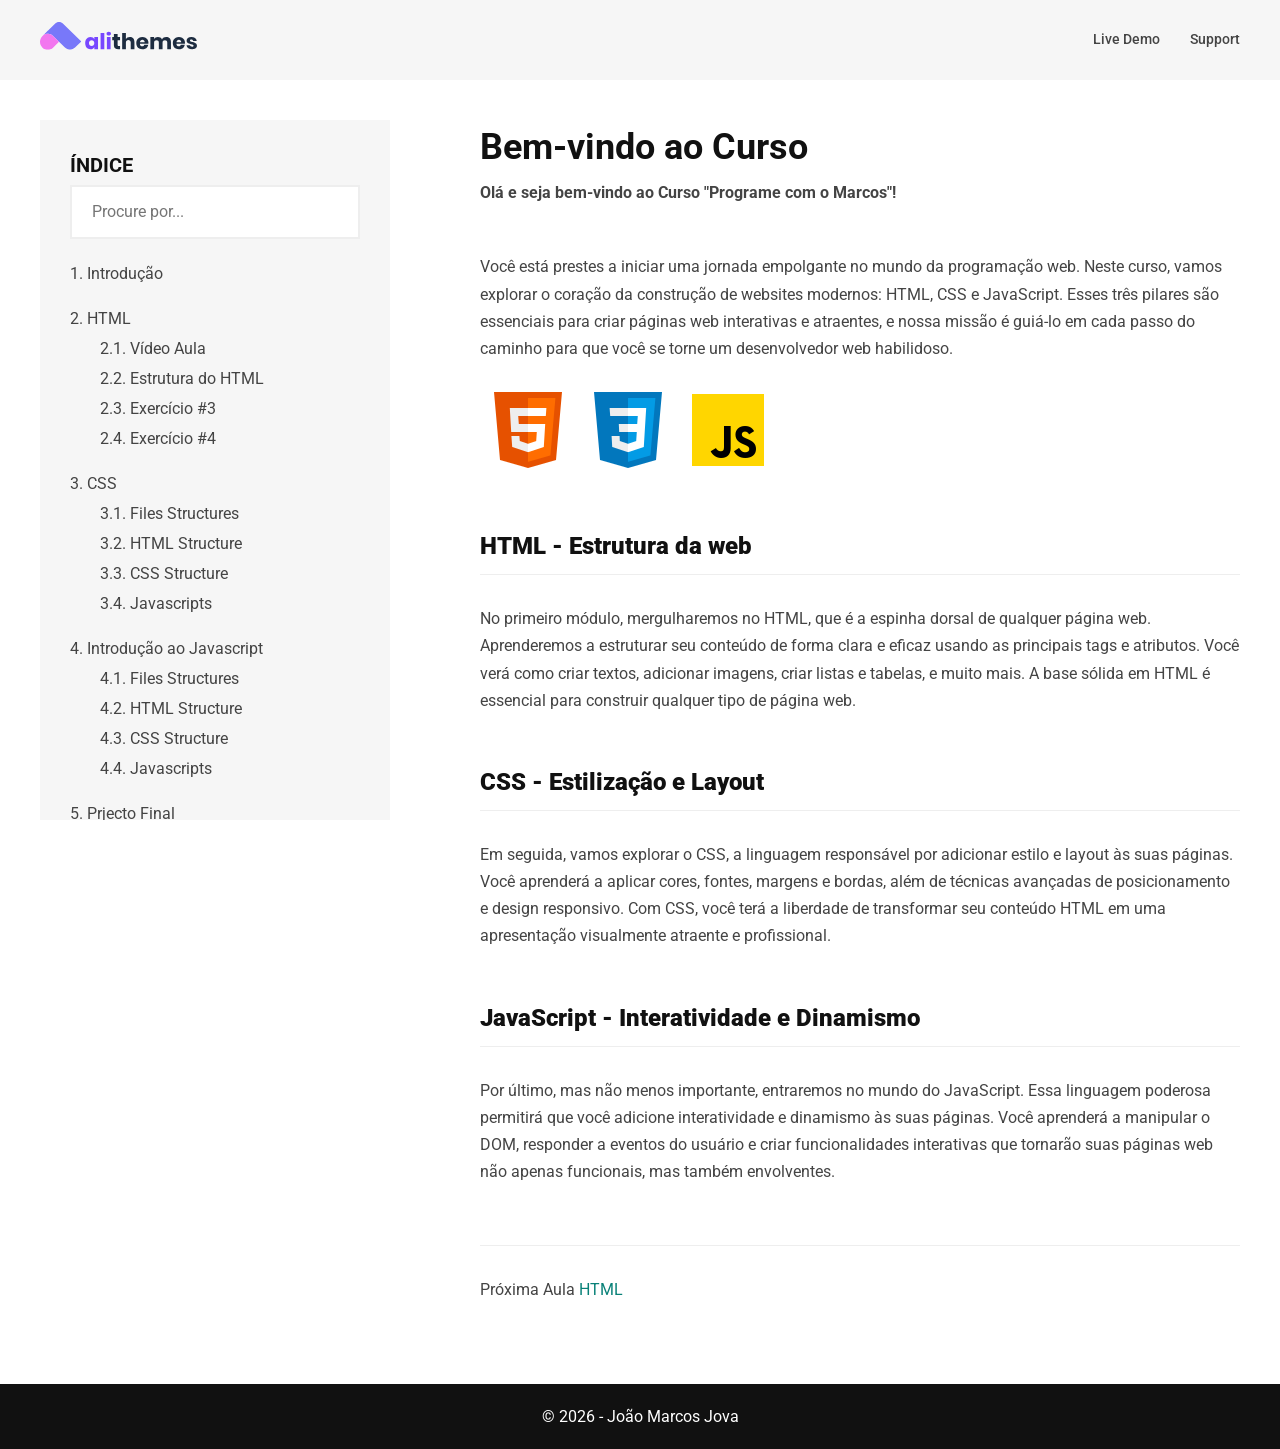
<file: index.html>
﻿<!DOCTYPE html>
<!--[if lt IE 7]>      <html class="no-js lt-ie9 lt-ie8 lt-ie7"> <![endif]-->
<!--[if IE 7]>         <html class="no-js lt-ie9 lt-ie8"> <![endif]-->
<!--[if IE 8]>         <html class="no-js lt-ie9"> <![endif]-->
<!--[if gt IE 8]><!-->
<html class="no-js" lang="pt">
<!--<![endif]-->

<head>
    <!-- Basic metas
    ======================================== -->
    <meta http-equiv="content-type" content="text/html; charset=UTF-8">
    <meta name="viewport" content="width=device-width, initial-scale=1, maximum-scale=1">
    <meta charset="utf-8">
    <link rel="shortcut icon" type="image/x-icon" href="assets/images/favicon.svg">
    <!-- Page Title
    ======================================== -->
    <title>Nest Documentation</title>
    <!-- Fonts -->
    <link rel="preconnect" href="https://fonts.bunny.net">
    <link href="https://fonts.bunny.net/css?family=roboto:400,500,700" rel="stylesheet" />
    <!-- Syntax Highlighter -->
    <link rel="stylesheet" type="text/css" href="assets/syntax-highlighter/styles/shCore.css" media="all">
    <link rel="stylesheet" type="text/css" href="assets/syntax-highlighter/styles/shThemeDefault.css" media="all">
    <!-- Bootstrap -->
    <link rel="stylesheet" type="text/css" href="assets/css/vendor/bootstrap.min.css">
    <link rel="stylesheet" type="text/css" href="assets/css/vendor/fontawesome-all.css">
    <link rel="stylesheet" type="text/css" href="assets/css/vendor/perfect-scrollbar.css">
    <!-- Custom css -->
    <link rel="stylesheet" type="text/css" href="assets/css/main.css">
    <link rel="stylesheet" type="text/css" href="assets/css/html-lesson.css">

</head>

<body>
    <!--[if lte IE 9]>
        <p class="browserupgrade">You are using an <strong>outdated</strong> browser. Please <a href="https://browsehappy.com/">upgrade your browser</a> to improve your experience and security.</p>
	<![endif]-->
    <!-- Header starts -->
    <a href="#top" class="back-to-top"><i class="fa fa-arrow-up"></i></a>
    <header class="page-header sticky-top" id="top">
        <div class="container-fluid">
            <nav class="page-nav">
                <a href="https://alithemes.com" class="nav-brand">
                    <img src="assets/images/logo-alithemes.svg" alt="logo" width="158">
                </a>
                <div class="nav-list">
                    <a href="https://nest-landing.netlify.app/" target="_blank">Live Demo</a>
                    <a href="https://alithemes.ticksy.com/" target="_blank">Support</a>
                    <a href="#" class="toggle-navbar"><i class="far fa-bars"></i></a>
                </div>
                <!-- End of .nav-list -->
            </nav>
        </div>
        <!-- End of .container -->
    </header>
    <!-- End of .page-header -->
    <!-- End of .main-content -->
    <div class="main-content-wrapper">
        <div class="container-fluid">
            <div class="main-content p-t-40">
                <aside class="sidebar-navigation sticky-top">
                    <nav class="nav">
                        <h4>ÍNDICE</h4>
                        <form action="#" class="search-form m-b-20">
                            <div class="input-group">
                                <input type="text" class="search-input" placeholder="Procure por...">
                            </div>
                        </form>
                        <ol class="doc-nav">
                            <li><a class="nav-link" href="i">Introdução</a></li>
                            <li><a class="nav-link" href="html-lesson.html">HTML</a>
                                <ol>
                                    <li><a href="#section-41">Vídeo Aula</a></li>
                                    <li><a href="#section-5">Estrutura do HTML </a></li>
                                    <li><a href="#section-6">Exercício #3</a></li>
                                    <li><a href="#section-7">Exercício #4</a></li>
                                </ol>
                            </li>
                            <li><a class="nav-link" href="#section-8">CSS</a>
                                <ol>
                                    <li><a href="#section-41">Files Structures</a></li>
                                    <li><a href="#section-5">HTML Structure</a></li>
                                    <li><a href="#section-6">CSS Structure</a></li>
                                    <li><a href="#section-7">Javascripts</a></li>
                                </ol>
                            </li>
                            <li><a class="nav-link" href="#section-9">Introdução ao Javascript</a>
                                <ol>
                                    <li><a href="#section-41">Files Structures</a></li>
                                    <li><a href="#section-5">HTML Structure</a></li>
                                    <li><a href="#section-6">CSS Structure</a></li>
                                    <li><a href="#section-7">Javascripts</a></li>
                                </ol>
                            </li>
                            <li><a class="nav-link" href="#section-10">Prjecto Final</a>
                                <ol>
                                    <li><a href="#section-41">Files Structures</a></li>
                                    <li><a href="#section-5">HTML Structure</a></li>
                                    <li><a href="#section-6">CSS Structure</a></li>
                                    <li><a href="#section-7">Javascripts</a></li>
                                </ol>
                            </li>
                            <li><a class="nav-link" href="#section-10">Obtenha Certificado</a></li>
                            <li><a class="nav-link" href="#section-10">Junte a mentoria</a></li>
                        </ol>
                    </nav>
                </aside>
                <main class="main">
                    <div class="filterable-wrapper">
                      
                        <section>
                            <h2 id="section-1">Bem-vindo ao Curso</h2>

                            <p><strong>Olá e seja bem-vindo ao Curso "Programe com o Marcos"!</strong> </p>
                                <br>
                            <p>
                                Você está prestes a iniciar uma jornada empolgante no mundo da programação web. 
                                Neste curso, vamos explorar o coração da construção de websites modernos: HTML, CSS e JavaScript. 
                                Esses três pilares são essenciais para criar páginas web interativas e atraentes, 
                                e nossa missão é guiá-lo em cada passo do caminho para que você se torne um desenvolvedor web habilidoso.
                            </p>


                            <img src="assets/images/html.png">
                            <img src="assets/images/css.png">
                            <img src="assets/images/javascript.png">
                            <br>

                            <h3><strong>HTML - Estrutura da web</strong> </h3>
                            <p>
                                No primeiro módulo, mergulharemos no HTML, que é a espinha dorsal de qualquer página web. 
                                Aprenderemos a estruturar seu conteúdo de forma clara e eficaz usando as principais tags e atributos. 
                                Você verá como criar textos, adicionar imagens, criar listas e tabelas, e muito mais. A base sólida 
                                em HTML é essencial para construir qualquer tipo de página web.
                            </p>
                            <h3><strong>CSS - Estilização e Layout</strong> </h3>
                                <p>
                                    Em seguida, vamos explorar o CSS, a linguagem responsável por adicionar 
                                    estilo e layout às suas páginas. Você aprenderá a aplicar cores, fontes, 
                                    margens e bordas, além de técnicas avançadas de posicionamento e design responsivo.
                                     Com CSS, você terá a liberdade de transformar seu conteúdo HTML em uma apresentação visualmente atraente e profissional.
                                </p>
                                <h3><strong>JavaScript - Interatividade e Dinamismo</strong> </h3>
                                    <p>
                                        Por último, mas não menos importante, entraremos no mundo do JavaScript.
                                         Essa linguagem poderosa permitirá que você adicione interatividade e dinamismo às suas páginas.
                                         Você aprenderá a manipular o DOM, responder a eventos do usuário e criar funcionalidades interativas que tornarão suas páginas
                                          web não apenas funcionais, mas também envolventes.
                                    </p>
                           
                                <h3></h3>
                            <p>Próxima Aula <a href="html-lesson.html">HTML </a> </p>
                        </section>
                        <!-- End of #section-10 -->
                    </div>
                    <!-- End of .filterable-wrapper -->
                </main>
            </div>
            <!-- End of .main-content -->
        </div>
        <!-- End of .container -->
    </div>
    <!-- End of .main-content -->
    <footer class="page-footer">
        <div class="container-fluid text-center">
            <p>&copy; <span id="current-year"></span> - João Marcos Jova</p>
        </div>
        <!-- End of .page-footer -->
    </footer>

    <!-- End of .page-footer -->
    <!-- jQuery -->
    <script src="assets/js/vendor/jquery.min.js"></script>
    <script src="assets/js/vendor/jquery-migrate.min.js"></script>
    <script src="assets/js/vendor/bootstrap.bundle.min.js"></script>
    <script src="assets/js/vendor/perfect-scrollbar.js"></script>
    <!-- jQuery Easing Plugin -->
    <script src="assets/js/vendor/easing-1.3.js"></script>
    <!-- Custom Script -->
    <script src="assets/js/main.js"></script>
    <script>
        if (/MSIE \d|Trident.*rv:/.test(navigator.userAgent)) {
            document.write('<script src="https://cdn.jsdelivr.net/npm/css-vars-ponyfill@1"><\/script>');
            document.write('<script src="assets/js/ie.js"><\/script>');
        }
    </script>
    <script type="text/javascript" src="assets/syntax-highlighter/scripts/shCore.js"></script>
    <script type="text/javascript" src="assets/syntax-highlighter/scripts/shBrushXml.js"></script>
    <script type="text/javascript" src="assets/syntax-highlighter/scripts/shBrushCss.js"></script>
    <script type="text/javascript" src="assets/syntax-highlighter/scripts/shBrushJScript.js"></script>
    <script type="text/javascript" src="assets/syntax-highlighter/scripts/shBrushPhp.js"></script>
    <script type="text/javascript">
        SyntaxHighlighter.all()
    </script>
</body>

</html>
</file>
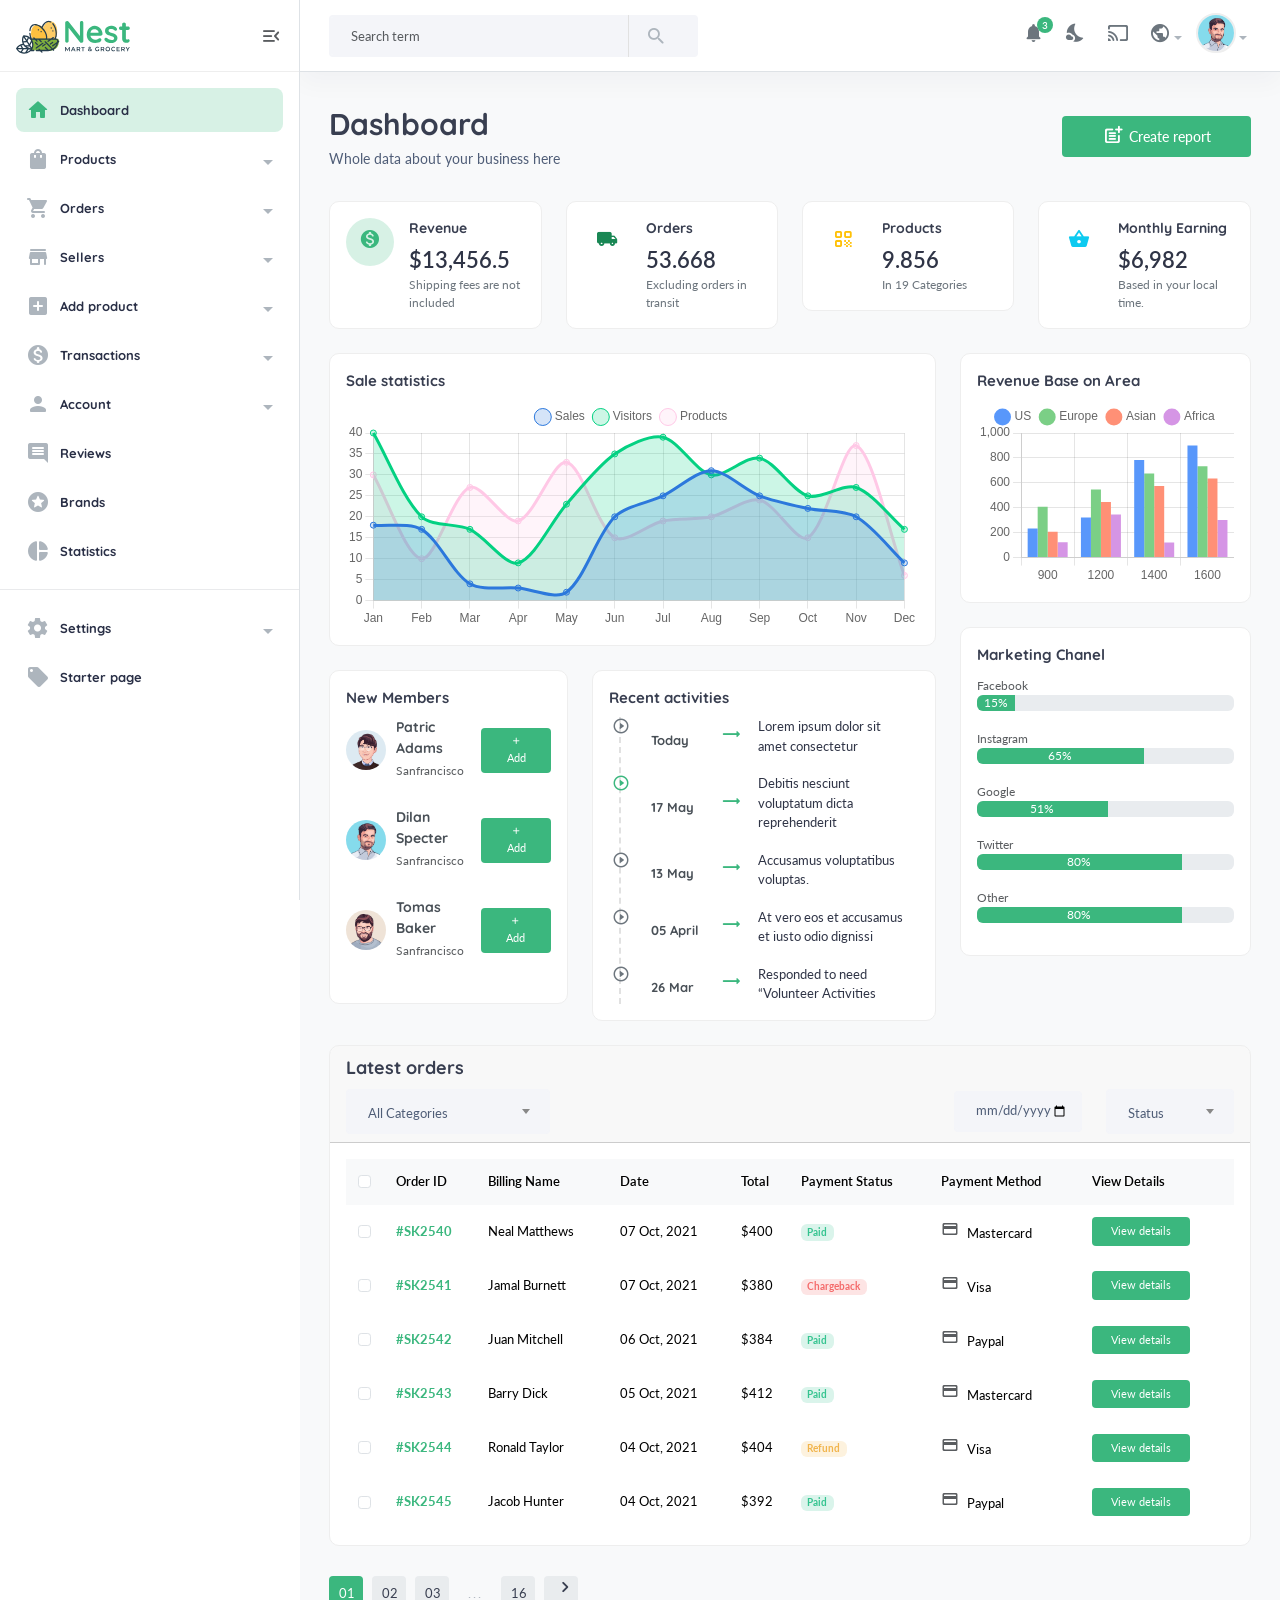
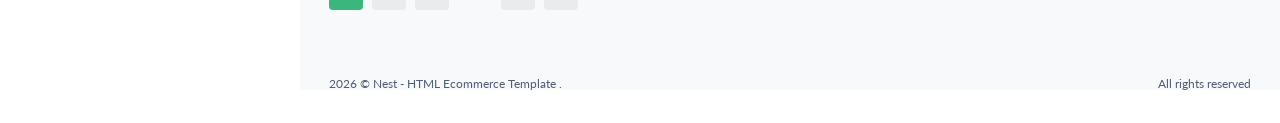
<file: backend/index.html>
<!DOCTYPE html>
<html lang="en">
    <head>
        <meta charset="utf-8" />
        <title>Nest Dashboard</title>
        <meta http-equiv="x-ua-compatible" content="ie=edge" />
        <meta name="description" content="" />
        <meta name="viewport" content="width=device-width, initial-scale=1" />
        <meta property="og:title" content="" />
        <meta property="og:type" content="" />
        <meta property="og:url" content="" />
        <meta property="og:image" content="" />
        <!-- Favicon -->
        <link rel="shortcut icon" type="image/x-icon" href="assets/imgs/theme/favicon.svg" />
        <!-- Template CSS -->
        <script src="assets/js/vendors/color-modes.js"></script>
        <link href="assets/css/main.css?v=6.0" rel="stylesheet" type="text/css" />
    </head>

    <body>
        <div class="screen-overlay"></div>
        <aside class="navbar-aside" id="offcanvas_aside">
            <div class="aside-top">
                <a href="index.html" class="brand-wrap">
                    <img src="assets/imgs/theme/logo.svg" class="logo" alt="Nest Dashboard" />
                </a>
                <div>
                    <button class="btn btn-icon btn-aside-minimize"><i class="text-muted material-icons md-menu_open"></i></button>
                </div>
            </div>
            <nav>
                <ul class="menu-aside">
                    <li class="menu-item active">
                        <a class="menu-link" href="index.html">
                            <i class="icon material-icons md-home"></i>
                            <span class="text">Dashboard</span>
                        </a>
                    </li>
                    <li class="menu-item has-submenu">
                        <a class="menu-link" href="page-products-list.html">
                            <i class="icon material-icons md-shopping_bag"></i>
                            <span class="text">Products</span>
                        </a>
                        <div class="submenu">
                            <a href="page-products-list.html">Product List</a>
                            <a href="page-products-grid.html">Product grid</a>
                            <a href="page-products-grid-2.html">Product grid 2</a>
                            <a href="page-categories.html">Categories</a>
                        </div>
                    </li>
                    <li class="menu-item has-submenu">
                        <a class="menu-link" href="page-orders-1.html">
                            <i class="icon material-icons md-shopping_cart"></i>
                            <span class="text">Orders</span>
                        </a>
                        <div class="submenu">
                            <a href="page-orders-1.html">Order list 1</a>
                            <a href="page-orders-2.html">Order list 2</a>
                            <a href="page-orders-detail.html">Order detail</a>
                        </div>
                    </li>
                    <li class="menu-item has-submenu">
                        <a class="menu-link" href="page-sellers-cards.html">
                            <i class="icon material-icons md-store"></i>
                            <span class="text">Sellers</span>
                        </a>
                        <div class="submenu">
                            <a href="page-sellers-cards.html">Sellers cards</a>
                            <a href="page-sellers-list.html">Sellers list</a>
                            <a href="page-seller-detail.html">Seller profile</a>
                        </div>
                    </li>
                    <li class="menu-item has-submenu">
                        <a class="menu-link" href="page-form-product-1.html">
                            <i class="icon material-icons md-add_box"></i>
                            <span class="text">Add product</span>
                        </a>
                        <div class="submenu">
                            <a href="page-form-product-1.html">Add product 1</a>
                            <a href="page-form-product-2.html">Add product 2</a>
                            <a href="page-form-product-3.html">Add product 3</a>
                            <a href="page-form-product-4.html">Add product 4</a>
                        </div>
                    </li>
                    <li class="menu-item has-submenu">
                        <a class="menu-link" href="page-transactions-1.html">
                            <i class="icon material-icons md-monetization_on"></i>
                            <span class="text">Transactions</span>
                        </a>
                        <div class="submenu">
                            <a href="page-transactions-1.html">Transaction 1</a>
                            <a href="page-transactions-2.html">Transaction 2</a>
                        </div>
                    </li>
                    <li class="menu-item has-submenu">
                        <a class="menu-link" href="#">
                            <i class="icon material-icons md-person"></i>
                            <span class="text">Account</span>
                        </a>
                        <div class="submenu">
                            <a href="page-account-login.html">User login</a>
                            <a href="page-account-register.html">User registration</a>
                            <a href="page-error-404.html">Error 404</a>
                        </div>
                    </li>
                    <li class="menu-item">
                        <a class="menu-link" href="page-reviews.html">
                            <i class="icon material-icons md-comment"></i>
                            <span class="text">Reviews</span>
                        </a>
                    </li>
                    <li class="menu-item">
                        <a class="menu-link" href="page-brands.html"> <i class="icon material-icons md-stars"></i> <span class="text">Brands</span> </a>
                    </li>
                    <li class="menu-item">
                        <a class="menu-link" disabled href="#">
                            <i class="icon material-icons md-pie_chart"></i>
                            <span class="text">Statistics</span>
                        </a>
                    </li>
                </ul>
                <hr />
                <ul class="menu-aside">
                    <li class="menu-item has-submenu">
                        <a class="menu-link" href="#">
                            <i class="icon material-icons md-settings"></i>
                            <span class="text">Settings</span>
                        </a>
                        <div class="submenu">
                            <a href="page-settings-1.html">Setting sample 1</a>
                            <a href="page-settings-2.html">Setting sample 2</a>
                        </div>
                    </li>
                    <li class="menu-item">
                        <a class="menu-link" href="page-blank.html">
                            <i class="icon material-icons md-local_offer"></i>
                            <span class="text"> Starter page </span>
                        </a>
                    </li>
                </ul>
                <br />
                <br />
            </nav>
        </aside>
        <main class="main-wrap">
            <header class="main-header navbar">
                <div class="col-search">
                    <form class="searchform">
                        <div class="input-group">
                            <input list="search_terms" type="text" class="form-control" placeholder="Search term" />
                            <button class="btn btn-light bg" type="button"><i class="material-icons md-search"></i></button>
                        </div>
                        <datalist id="search_terms">
                            <option value="Products"></option>
                            <option value="New orders"></option>
                            <option value="Apple iphone"></option>
                            <option value="Ahmed Hassan"></option>
                        </datalist>
                    </form>
                </div>
                <div class="col-nav">
                    <button class="btn btn-icon btn-mobile me-auto" data-trigger="#offcanvas_aside"><i class="material-icons md-apps"></i></button>
                    <ul class="nav">
                        <li class="nav-item">
                            <a class="nav-link btn-icon" href="#">
                                <i class="material-icons md-notifications animation-shake"></i>
                                <span class="badge rounded-pill">3</span>
                            </a>
                        </li>
                        <li class="nav-item">
                            <a class="nav-link btn-icon darkmode" href="#"> <i class="material-icons md-nights_stay"></i> </a>
                        </li>
                        <li class="nav-item">
                            <a href="#" class="requestfullscreen nav-link btn-icon"><i class="material-icons md-cast"></i></a>
                        </li>
                        <li class="dropdown nav-item">
                            <a class="dropdown-toggle" data-bs-toggle="dropdown" href="#" id="dropdownLanguage" aria-expanded="false"><i class="material-icons md-public"></i></a>
                            <div class="dropdown-menu dropdown-menu-start" aria-labelledby="dropdownLanguage">
                                <a class="dropdown-item text-brand" href="#"><img src="assets/imgs/theme/flag-us.png" alt="English" />English</a>
                                <a class="dropdown-item" href="#"><img src="assets/imgs/theme/flag-fr.png" alt="Français" />Français</a>
                                <a class="dropdown-item" href="#"><img src="assets/imgs/theme/flag-jp.png" alt="Français" />日本語</a>
                                <a class="dropdown-item" href="#"><img src="assets/imgs/theme/flag-cn.png" alt="Français" />中国人</a>
                            </div>
                        </li>
                        <li class="dropdown nav-item">
                            <a class="dropdown-toggle" data-bs-toggle="dropdown" href="#" id="dropdownAccount" aria-expanded="false"> <img class="img-xs rounded-circle" src="assets/imgs/people/avatar-2.png" alt="User" /></a>
                            <div class="dropdown-menu dropdown-menu-end" aria-labelledby="dropdownAccount">
                                <a class="dropdown-item" href="#"><i class="material-icons md-perm_identity"></i>Edit Profile</a>
                                <a class="dropdown-item" href="#"><i class="material-icons md-settings"></i>Account Settings</a>
                                <a class="dropdown-item" href="#"><i class="material-icons md-account_balance_wallet"></i>Wallet</a>
                                <a class="dropdown-item" href="#"><i class="material-icons md-receipt"></i>Billing</a>
                                <a class="dropdown-item" href="#"><i class="material-icons md-help_outline"></i>Help center</a>
                                <div class="dropdown-divider"></div>
                                <a class="dropdown-item text-danger" href="#"><i class="material-icons md-exit_to_app"></i>Logout</a>
                            </div>
                        </li>
                    </ul>
                </div>
            </header>
            <section class="content-main">
                <div class="content-header">
                    <div>
                        <h2 class="content-title card-title">Dashboard</h2>
                        <p>Whole data about your business here</p>
                    </div>
                    <div>
                        <a href="#" class="btn btn-primary"><i class="text-muted material-icons md-post_add"></i>Create report</a>
                    </div>
                </div>
                <div class="row">
                    <div class="col-lg-3">
                        <div class="card card-body mb-4">
                            <article class="icontext">
                                <span class="icon icon-sm rounded-circle bg-primary-light"><i class="text-primary material-icons md-monetization_on"></i></span>
                                <div class="text">
                                    <h6 class="mb-1 card-title">Revenue</h6>
                                    <span>$13,456.5</span>
                                    <span class="text-sm"> Shipping fees are not included </span>
                                </div>
                            </article>
                        </div>
                    </div>
                    <div class="col-lg-3">
                        <div class="card card-body mb-4">
                            <article class="icontext">
                                <span class="icon icon-sm rounded-circle bg-success-light"><i class="text-success material-icons md-local_shipping"></i></span>
                                <div class="text">
                                    <h6 class="mb-1 card-title">Orders</h6>
                                    <span>53.668</span>
                                    <span class="text-sm"> Excluding orders in transit </span>
                                </div>
                            </article>
                        </div>
                    </div>
                    <div class="col-lg-3">
                        <div class="card card-body mb-4">
                            <article class="icontext">
                                <span class="icon icon-sm rounded-circle bg-warning-light"><i class="text-warning material-icons md-qr_code"></i></span>
                                <div class="text">
                                    <h6 class="mb-1 card-title">Products</h6>
                                    <span>9.856</span>
                                    <span class="text-sm"> In 19 Categories </span>
                                </div>
                            </article>
                        </div>
                    </div>
                    <div class="col-lg-3">
                        <div class="card card-body mb-4">
                            <article class="icontext">
                                <span class="icon icon-sm rounded-circle bg-info-light"><i class="text-info material-icons md-shopping_basket"></i></span>
                                <div class="text">
                                    <h6 class="mb-1 card-title">Monthly Earning</h6>
                                    <span>$6,982</span>
                                    <span class="text-sm"> Based in your local time. </span>
                                </div>
                            </article>
                        </div>
                    </div>
                </div>
                <div class="row">
                    <div class="col-xl-8 col-lg-12">
                        <div class="card mb-4">
                            <article class="card-body">
                                <h5 class="card-title">Sale statistics</h5>
                                <canvas id="myChart" height="120px"></canvas>
                            </article>
                        </div>
                        <div class="row">
                            <div class="col-lg-5">
                                <div class="card mb-4">
                                    <article class="card-body">
                                        <h5 class="card-title">New Members</h5>
                                        <div class="new-member-list">
                                            <div class="d-flex align-items-center justify-content-between mb-4">
                                                <div class="d-flex align-items-center">
                                                    <img src="assets/imgs/people/avatar-4.png" alt="" class="avatar" />
                                                    <div>
                                                        <h6>Patric Adams</h6>
                                                        <p class="text-muted font-xs">Sanfrancisco</p>
                                                    </div>
                                                </div>
                                                <a href="#" class="btn btn-xs"><i class="material-icons md-add"></i> Add</a>
                                            </div>
                                            <div class="d-flex align-items-center justify-content-between mb-4">
                                                <div class="d-flex align-items-center">
                                                    <img src="assets/imgs/people/avatar-2.png" alt="" class="avatar" />
                                                    <div>
                                                        <h6>Dilan Specter</h6>
                                                        <p class="text-muted font-xs">Sanfrancisco</p>
                                                    </div>
                                                </div>
                                                <a href="#" class="btn btn-xs"><i class="material-icons md-add"></i> Add</a>
                                            </div>
                                            <div class="d-flex align-items-center justify-content-between mb-4">
                                                <div class="d-flex align-items-center">
                                                    <img src="assets/imgs/people/avatar-3.png" alt="" class="avatar" />
                                                    <div>
                                                        <h6>Tomas Baker</h6>
                                                        <p class="text-muted font-xs">Sanfrancisco</p>
                                                    </div>
                                                </div>
                                                <a href="#" class="btn btn-xs"><i class="material-icons md-add"></i> Add</a>
                                            </div>
                                        </div>
                                    </article>
                                </div>
                            </div>
                            <div class="col-lg-7">
                                <div class="card mb-4">
                                    <article class="card-body">
                                        <h5 class="card-title">Recent activities</h5>
                                        <ul class="verti-timeline list-unstyled font-sm">
                                            <li class="event-list">
                                                <div class="event-timeline-dot">
                                                    <i class="material-icons md-play_circle_outline font-xxl"></i>
                                                </div>
                                                <div class="media">
                                                    <div class="me-3">
                                                        <h6><span>Today</span> <i class="material-icons md-trending_flat text-brand ml-15 d-inline-block"></i></h6>
                                                    </div>
                                                    <div class="media-body">
                                                        <div>Lorem ipsum dolor sit amet consectetur</div>
                                                    </div>
                                                </div>
                                            </li>
                                            <li class="event-list active">
                                                <div class="event-timeline-dot">
                                                    <i class="material-icons md-play_circle_outline font-xxl animation-fade-right"></i>
                                                </div>
                                                <div class="media">
                                                    <div class="me-3">
                                                        <h6><span>17 May</span> <i class="material-icons md-trending_flat text-brand ml-15 d-inline-block"></i></h6>
                                                    </div>
                                                    <div class="media-body">
                                                        <div>Debitis nesciunt voluptatum dicta reprehenderit</div>
                                                    </div>
                                                </div>
                                            </li>
                                            <li class="event-list">
                                                <div class="event-timeline-dot">
                                                    <i class="material-icons md-play_circle_outline font-xxl"></i>
                                                </div>
                                                <div class="media">
                                                    <div class="me-3">
                                                        <h6><span>13 May</span> <i class="material-icons md-trending_flat text-brand ml-15 d-inline-block"></i></h6>
                                                    </div>
                                                    <div class="media-body">
                                                        <div>Accusamus voluptatibus voluptas.</div>
                                                    </div>
                                                </div>
                                            </li>
                                            <li class="event-list">
                                                <div class="event-timeline-dot">
                                                    <i class="material-icons md-play_circle_outline font-xxl"></i>
                                                </div>
                                                <div class="media">
                                                    <div class="me-3">
                                                        <h6><span>05 April</span> <i class="material-icons md-trending_flat text-brand ml-15 d-inline-block"></i></h6>
                                                    </div>
                                                    <div class="media-body">
                                                        <div>At vero eos et accusamus et iusto odio dignissi</div>
                                                    </div>
                                                </div>
                                            </li>
                                            <li class="event-list">
                                                <div class="event-timeline-dot">
                                                    <i class="material-icons md-play_circle_outline font-xxl"></i>
                                                </div>
                                                <div class="media">
                                                    <div class="me-3">
                                                        <h6><span>26 Mar</span> <i class="material-icons md-trending_flat text-brand ml-15 d-inline-block"></i></h6>
                                                    </div>
                                                    <div class="media-body">
                                                        <div>Responded to need “Volunteer Activities</div>
                                                    </div>
                                                </div>
                                            </li>
                                        </ul>
                                    </article>
                                </div>
                            </div>
                        </div>
                    </div>
                    <div class="col-xl-4 col-lg-12">
                        <div class="card mb-4">
                            <article class="card-body">
                                <h5 class="card-title">Revenue Base on Area</h5>
                                <canvas id="myChart2" height="217"></canvas>
                            </article>
                        </div>
                        <div class="card mb-4">
                            <article class="card-body">
                                <h5 class="card-title">Marketing Chanel</h5>
                                <span class="text-muted font-xs">Facebook</span>
                                <div class="progress mb-3">
                                    <div class="progress-bar" role="progressbar" style="width: 15%">15%</div>
                                </div>
                                <span class="text-muted font-xs">Instagram</span>
                                <div class="progress mb-3">
                                    <div class="progress-bar" role="progressbar" style="width: 65%">65%</div>
                                </div>
                                <span class="text-muted font-xs">Google</span>
                                <div class="progress mb-3">
                                    <div class="progress-bar" role="progressbar" style="width: 51%">51%</div>
                                </div>
                                <span class="text-muted font-xs">Twitter</span>
                                <div class="progress mb-3">
                                    <div class="progress-bar" role="progressbar" style="width: 80%">80%</div>
                                </div>
                                <span class="text-muted font-xs">Other</span>
                                <div class="progress mb-3">
                                    <div class="progress-bar" role="progressbar" style="width: 80%">80%</div>
                                </div>
                            </article>
                        </div>
                    </div>
                </div>
                <div class="card mb-4">
                    <header class="card-header">
                        <h4 class="card-title">Latest orders</h4>
                        <div class="row align-items-center">
                            <div class="col-md-3 col-12 me-auto mb-md-0 mb-3">
                                <div class="custom_select">
                                    <select class="form-select select-nice">
                                        <option selected>All Categories</option>
                                        <option>Women's Clothing</option>
                                        <option>Men's Clothing</option>
                                        <option>Cellphones</option>
                                        <option>Computer & Office</option>
                                        <option>Consumer Electronics</option>
                                        <option>Jewelry & Accessories</option>
                                        <option>Home & Garden</option>
                                        <option>Luggage & Bags</option>
                                        <option>Shoes</option>
                                        <option>Mother & Kids</option>
                                    </select>
                                </div>
                            </div>
                            <div class="col-md-2 col-6">
                                <input type="date" value="02.05.2021" class="form-control" />
                            </div>
                            <div class="col-md-2 col-6">
                                <div class="custom_select">
                                    <select class="form-select select-nice">
                                        <option selected>Status</option>
                                        <option>All</option>
                                        <option>Paid</option>
                                        <option>Chargeback</option>
                                        <option>Refund</option>
                                    </select>
                                </div>
                            </div>
                        </div>
                    </header>
                    <div class="card-body">
                        <div class="table-responsive">
                            <div class="table-responsive">
                                <table class="table align-middle table-nowrap mb-0">
                                    <thead class="table-light">
                                        <tr>
                                            <th scope="col" class="text-center">
                                                <div class="form-check align-middle">
                                                    <input class="form-check-input" type="checkbox" id="transactionCheck01" />
                                                    <label class="form-check-label" for="transactionCheck01"></label>
                                                </div>
                                            </th>
                                            <th class="align-middle" scope="col">Order ID</th>
                                            <th class="align-middle" scope="col">Billing Name</th>
                                            <th class="align-middle" scope="col">Date</th>
                                            <th class="align-middle" scope="col">Total</th>
                                            <th class="align-middle" scope="col">Payment Status</th>
                                            <th class="align-middle" scope="col">Payment Method</th>
                                            <th class="align-middle" scope="col">View Details</th>
                                        </tr>
                                    </thead>
                                    <tbody>
                                        <tr>
                                            <td class="text-center">
                                                <div class="form-check">
                                                    <input class="form-check-input" type="checkbox" id="transactionCheck02" />
                                                    <label class="form-check-label" for="transactionCheck02"></label>
                                                </div>
                                            </td>
                                            <td><a href="#" class="fw-bold">#SK2540</a></td>
                                            <td>Neal Matthews</td>
                                            <td>07 Oct, 2021</td>
                                            <td>$400</td>
                                            <td>
                                                <span class="badge badge-pill badge-soft-success">Paid</span>
                                            </td>
                                            <td><i class="material-icons md-payment font-xxl text-muted mr-5"></i> Mastercard</td>
                                            <td>
                                                <a href="#" class="btn btn-xs"> View details</a>
                                            </td>
                                        </tr>
                                        <tr>
                                            <td class="text-center">
                                                <div class="form-check">
                                                    <input class="form-check-input" type="checkbox" id="transactionCheck03" />
                                                    <label class="form-check-label" for="transactionCheck03"></label>
                                                </div>
                                            </td>
                                            <td><a href="#" class="fw-bold">#SK2541</a></td>
                                            <td>Jamal Burnett</td>
                                            <td>07 Oct, 2021</td>
                                            <td>$380</td>
                                            <td>
                                                <span class="badge badge-pill badge-soft-danger">Chargeback</span>
                                            </td>
                                            <td><i class="material-icons md-payment font-xxl text-muted mr-5"></i> Visa</td>
                                            <td>
                                                <a href="#" class="btn btn-xs"> View details</a>
                                            </td>
                                        </tr>
                                        <tr>
                                            <td class="text-center">
                                                <div class="form-check">
                                                    <input class="form-check-input" type="checkbox" id="transactionCheck04" />
                                                    <label class="form-check-label" for="transactionCheck04"></label>
                                                </div>
                                            </td>
                                            <td><a href="#" class="fw-bold">#SK2542</a></td>
                                            <td>Juan Mitchell</td>
                                            <td>06 Oct, 2021</td>
                                            <td>$384</td>
                                            <td>
                                                <span class="badge badge-pill badge-soft-success">Paid</span>
                                            </td>
                                            <td><i class="material-icons md-payment font-xxl text-muted mr-5"></i> Paypal</td>
                                            <td>
                                                <a href="#" class="btn btn-xs"> View details</a>
                                            </td>
                                        </tr>
                                        <tr>
                                            <td class="text-center">
                                                <div class="form-check">
                                                    <input class="form-check-input" type="checkbox" id="transactionCheck05" />
                                                    <label class="form-check-label" for="transactionCheck05"></label>
                                                </div>
                                            </td>
                                            <td><a href="#" class="fw-bold">#SK2543</a></td>
                                            <td>Barry Dick</td>
                                            <td>05 Oct, 2021</td>
                                            <td>$412</td>
                                            <td>
                                                <span class="badge badge-pill badge-soft-success">Paid</span>
                                            </td>
                                            <td><i class="material-icons md-payment font-xxl text-muted mr-5"></i> Mastercard</td>
                                            <td>
                                                <a href="#" class="btn btn-xs"> View details</a>
                                            </td>
                                        </tr>
                                        <tr>
                                            <td class="text-center">
                                                <div class="form-check">
                                                    <input class="form-check-input" type="checkbox" id="transactionCheck06" />
                                                    <label class="form-check-label" for="transactionCheck06"></label>
                                                </div>
                                            </td>
                                            <td><a href="#" class="fw-bold">#SK2544</a></td>
                                            <td>Ronald Taylor</td>
                                            <td>04 Oct, 2021</td>
                                            <td>$404</td>
                                            <td>
                                                <span class="badge badge-pill badge-soft-warning">Refund</span>
                                            </td>
                                            <td><i class="material-icons md-payment font-xxl text-muted mr-5"></i> Visa</td>
                                            <td>
                                                <a href="#" class="btn btn-xs"> View details</a>
                                            </td>
                                        </tr>
                                        <tr>
                                            <td class="text-center">
                                                <div class="form-check">
                                                    <input class="form-check-input" type="checkbox" id="transactionCheck07" />
                                                    <label class="form-check-label" for="transactionCheck07"></label>
                                                </div>
                                            </td>
                                            <td><a href="#" class="fw-bold">#SK2545</a></td>
                                            <td>Jacob Hunter</td>
                                            <td>04 Oct, 2021</td>
                                            <td>$392</td>
                                            <td>
                                                <span class="badge badge-pill badge-soft-success">Paid</span>
                                            </td>
                                            <td><i class="material-icons md-payment font-xxl text-muted mr-5"></i> Paypal</td>
                                            <td>
                                                <a href="#" class="btn btn-xs"> View details</a>
                                            </td>
                                        </tr>
                                    </tbody>
                                </table>
                            </div>
                        </div>
                        <!-- table-responsive end// -->
                    </div>
                </div>
                <div class="pagination-area mt-30 mb-50">
                    <nav aria-label="Page navigation example">
                        <ul class="pagination justify-content-start">
                            <li class="page-item active"><a class="page-link" href="#">01</a></li>
                            <li class="page-item"><a class="page-link" href="#">02</a></li>
                            <li class="page-item"><a class="page-link" href="#">03</a></li>
                            <li class="page-item"><a class="page-link dot" href="#">...</a></li>
                            <li class="page-item"><a class="page-link" href="#">16</a></li>
                            <li class="page-item">
                                <a class="page-link" href="#"><i class="material-icons md-chevron_right"></i></a>
                            </li>
                        </ul>
                    </nav>
                </div>
            </section>
            <!-- content-main end// -->
            <footer class="main-footer font-xs">
                <div class="row pb-30 pt-15">
                    <div class="col-sm-6">
                        <script>
                            document.write(new Date().getFullYear());
                        </script>
                        &copy; Nest - HTML Ecommerce Template .
                    </div>
                    <div class="col-sm-6">
                        <div class="text-sm-end">All rights reserved</div>
                    </div>
                </div>
            </footer>
        </main>
        <script src="assets/js/vendors/jquery-3.6.0.min.js"></script>
        <script src="assets/js/vendors/bootstrap.bundle.min.js"></script>
        <script src="assets/js/vendors/select2.min.js"></script>
        <script src="assets/js/vendors/perfect-scrollbar.js"></script>
        <script src="assets/js/vendors/jquery.fullscreen.min.js"></script>
        <script src="assets/js/vendors/chart.js"></script>
        <!-- Main Script -->
        <script src="assets/js/main.js?v=6.0" type="text/javascript"></script>
        <script src="assets/js/custom-chart.js" type="text/javascript"></script>
    </body>
</html>
</file>
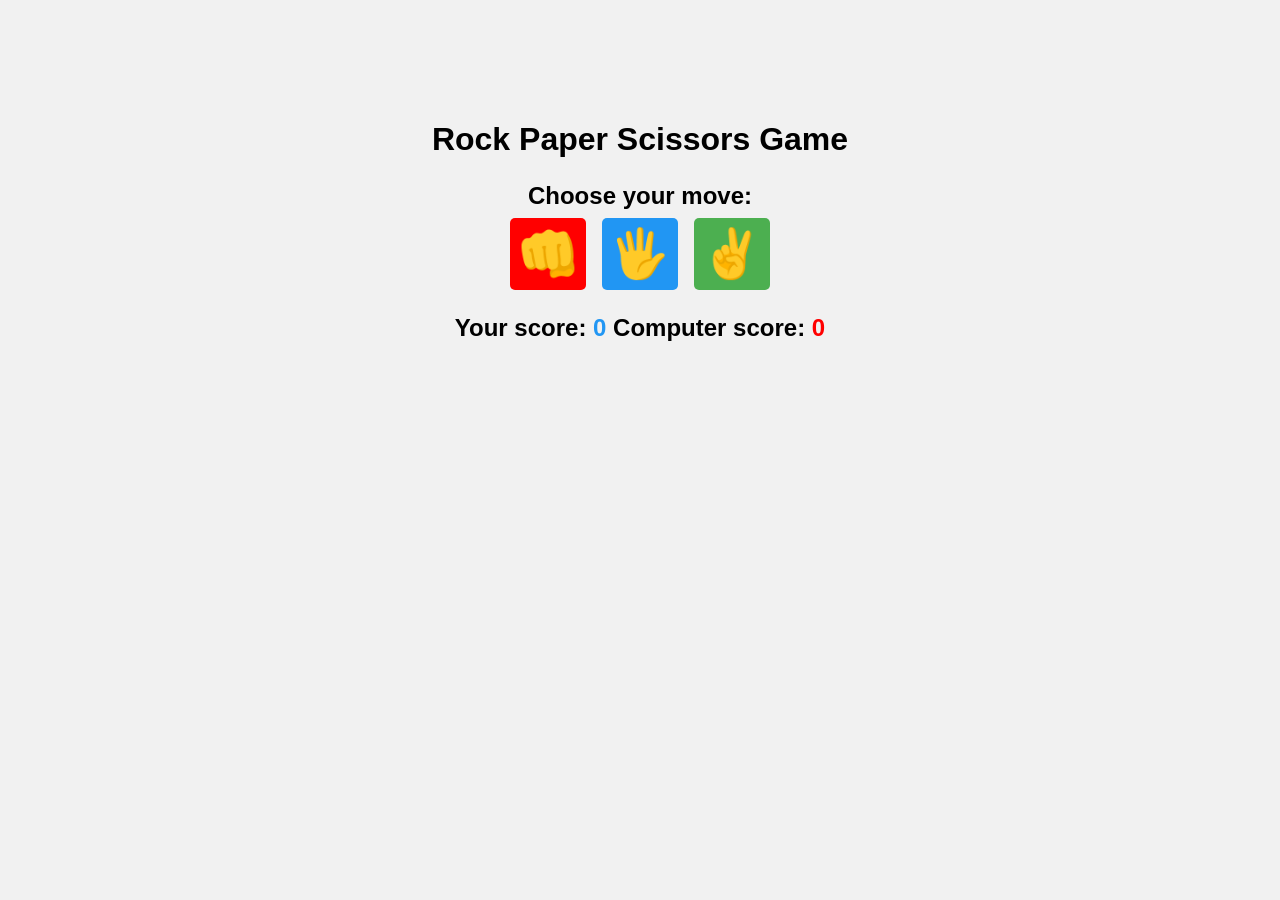
<file: projects/pedra-papel-tesoura/index.html>
<!DOCTYPE html>
<html lang="en">
<head>
    <meta charset="UTF-8">
    <meta http-equiv="X-UA-Compatible" content="IE=edge">
    <meta name="viewport" content="width=device-width, initial-scale=1.0">
    <title>Rock Paper Scissors Game</title>
    <link rel="stylesheet" href="style.css">
</head>
<body>
    <h1>Rock Paper Scissors Game</h1>
    <p>Choose your move:</p>
    <div class="buttons">
        <button id="rock">&#x1F44A;</button>
        <button id="paper">&#x1f590;</button>
        <button id="scissors">&#x270c;</button>
    </div>
    <p id="result"></p>
    <p id="scores">
        Your score: <span id="user-score">0</span>
        Computer score: <span id="computer-score">0</span>
    </p>
    <script src="index.js"></script>
</body>
</html>
</file>
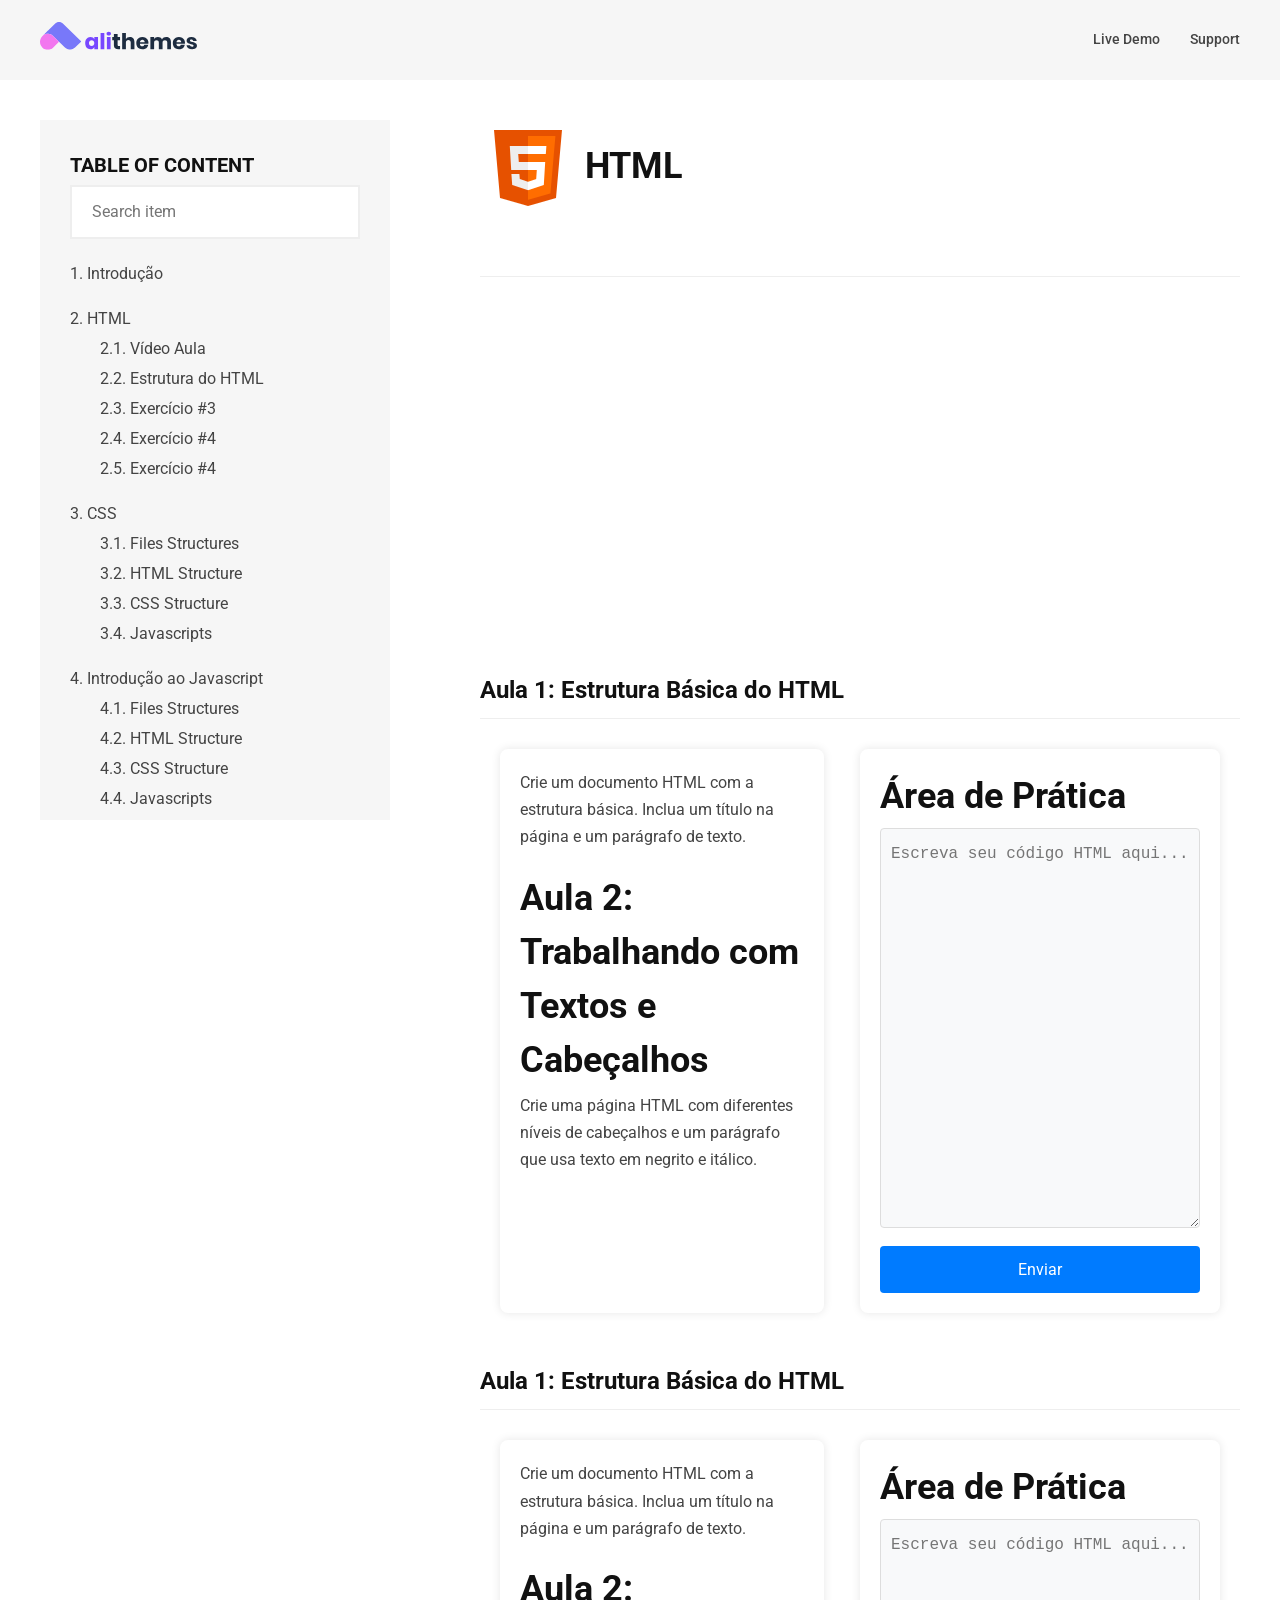
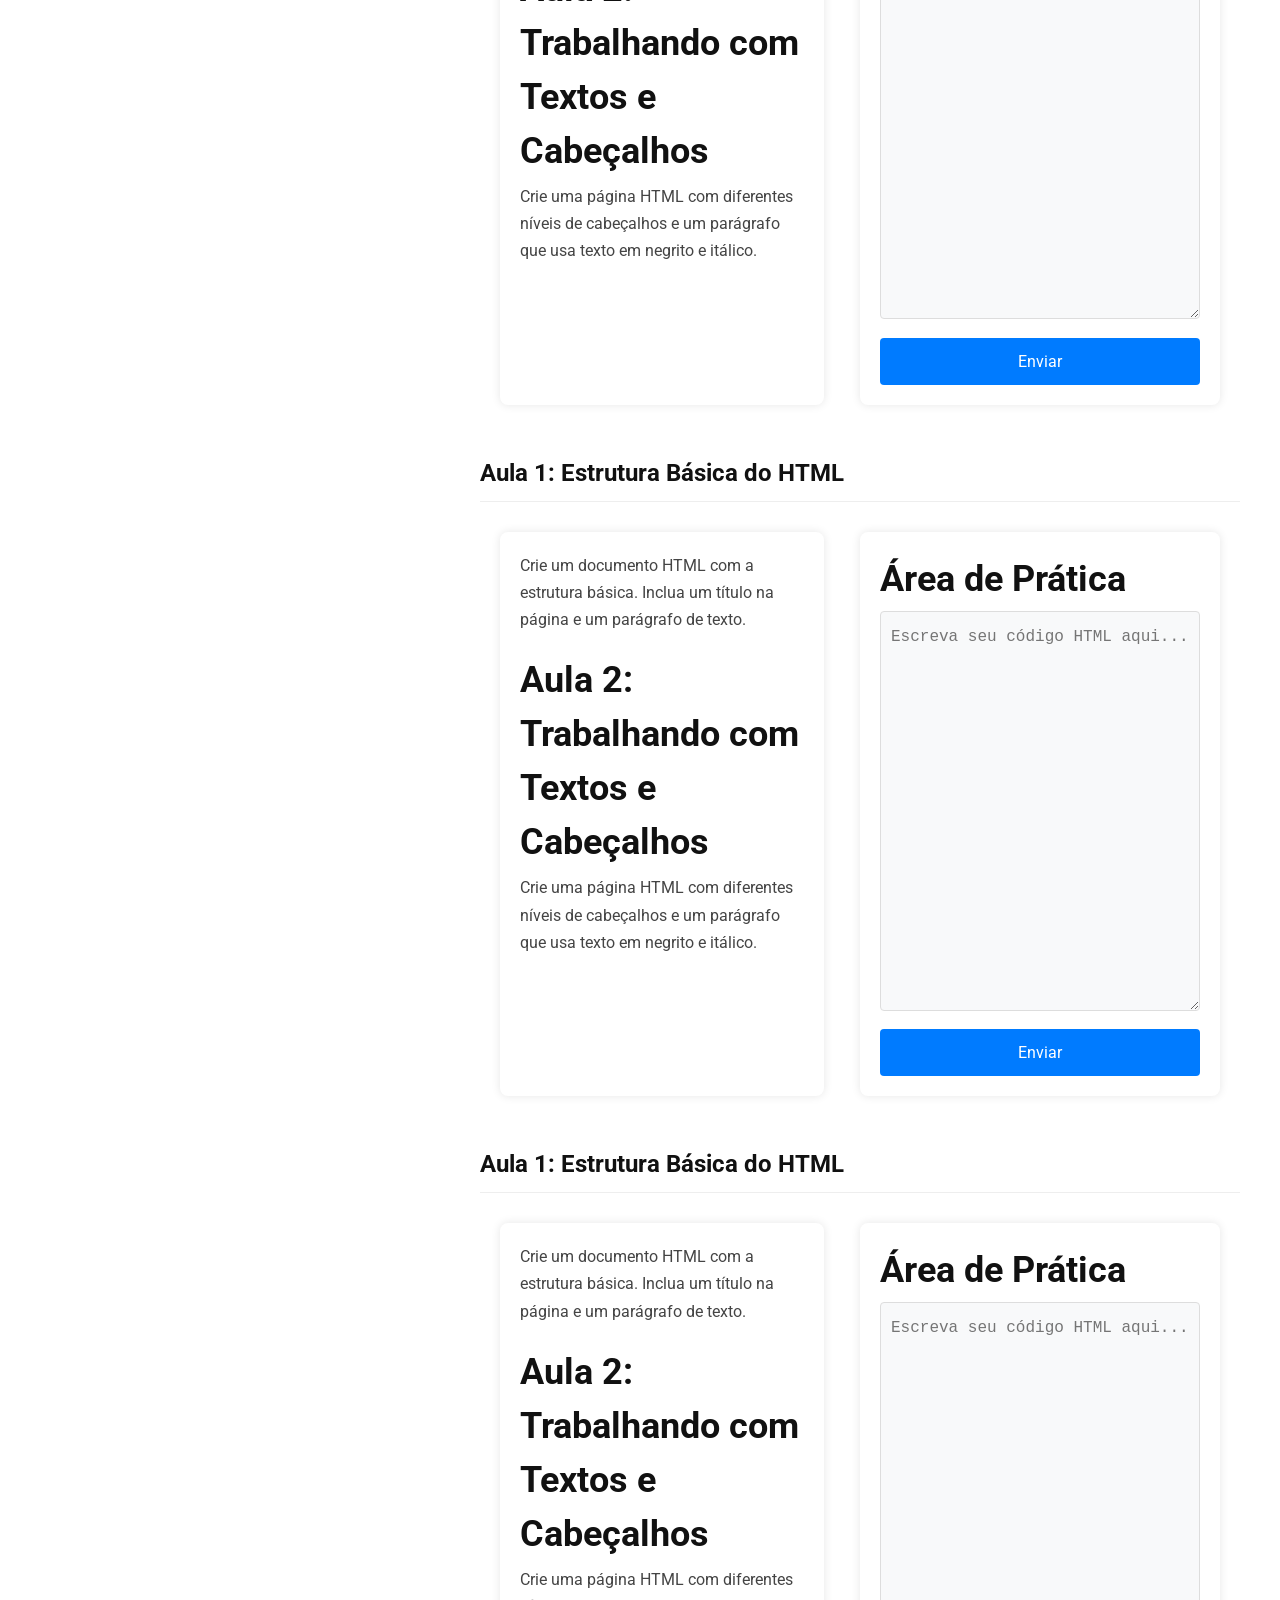
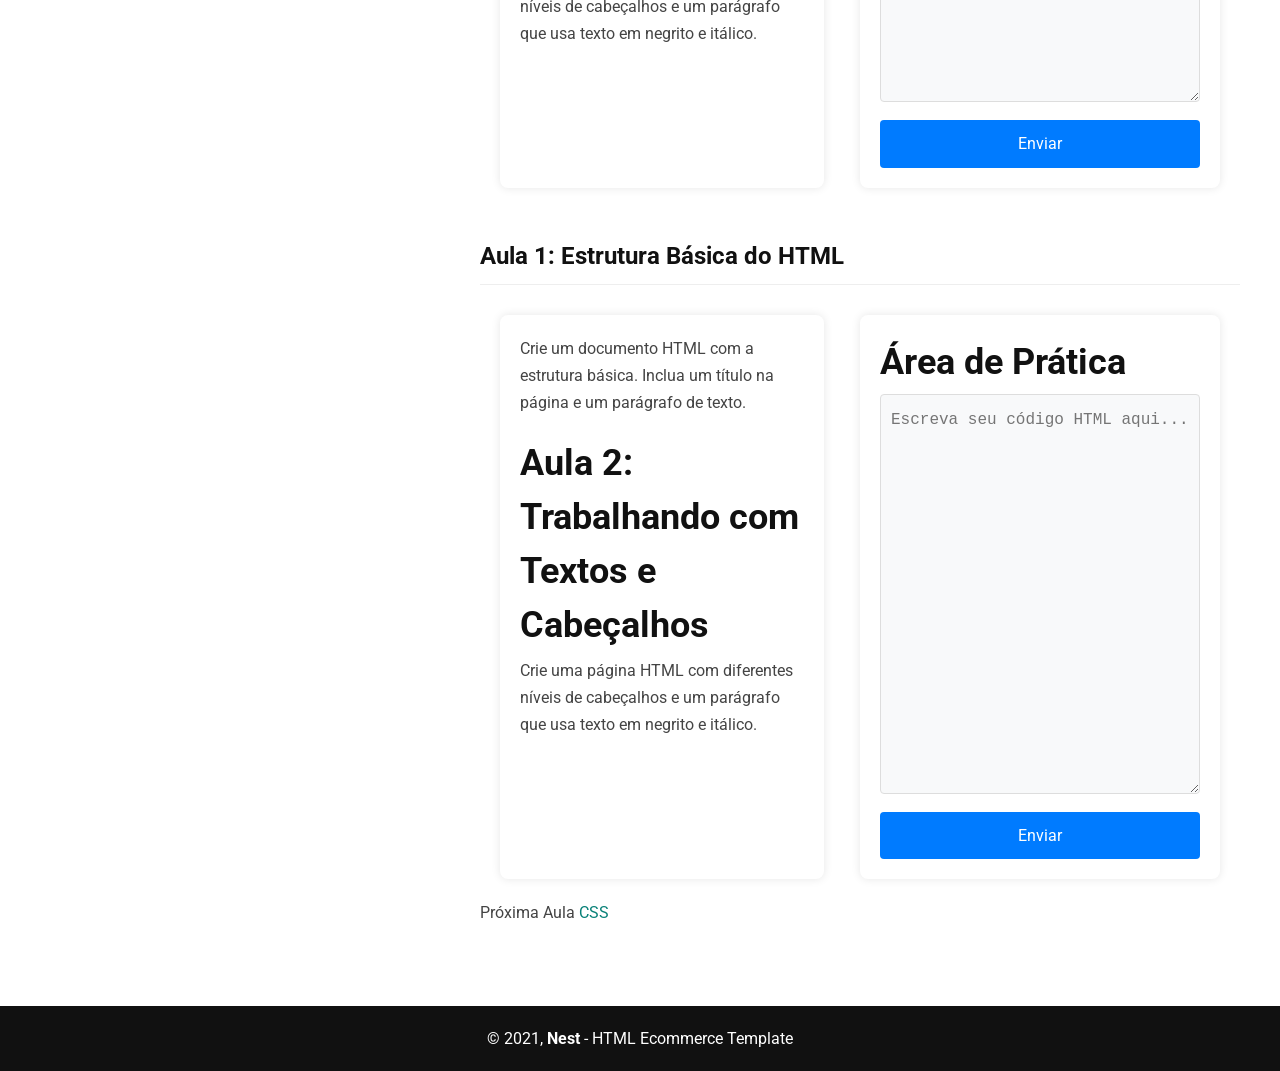
<file: html-lesson.html>
<!DOCTYPE html>
<!--[if lt IE 7]>      <html class="no-js lt-ie9 lt-ie8 lt-ie7"> <![endif]-->
<!--[if IE 7]>         <html class="no-js lt-ie9 lt-ie8"> <![endif]-->
<!--[if IE 8]>         <html class="no-js lt-ie9"> <![endif]-->
<!--[if gt IE 8]><!-->
<html class="no-js" lang="pt">
<!--<![endif]-->

<head>
    <!-- Basic metas
    ======================================== -->
    <meta http-equiv="content-type" content="text/html; charset=UTF-8">
    <meta name="viewport" content="width=device-width, initial-scale=1, maximum-scale=1">
    <meta charset="utf-8">
    <link rel="shortcut icon" type="image/x-icon" href="assets/images/favicon.svg">
    <!-- Page Title
    ======================================== -->
    <title>Nest Documentation</title>
    <!-- Fonts -->
    <link rel="preconnect" href="https://fonts.bunny.net">
    <link href="https://fonts.bunny.net/css?family=roboto:400,500,700" rel="stylesheet" />
    <!-- Syntax Highlighter -->
    <link rel="stylesheet" type="text/css" href="assets/syntax-highlighter/styles/shCore.css" media="all">
    <link rel="stylesheet" type="text/css" href="assets/syntax-highlighter/styles/shThemeDefault.css" media="all">
    <!-- Bootstrap -->
    <link rel="stylesheet" type="text/css" href="assets/css/vendor/bootstrap.min.css">
    <link rel="stylesheet" type="text/css" href="assets/css/vendor/fontawesome-all.css">
    <link rel="stylesheet" type="text/css" href="assets/css/vendor/perfect-scrollbar.css">
    <!-- Custom css -->
    <link rel="stylesheet" type="text/css" href="assets/css/main.css">
    <link rel="stylesheet" type="text/css" href="assets/css/html-lesson.css">

</head>

<body>
    <!--[if lte IE 9]>
        <p class="browserupgrade">You are using an <strong>outdated</strong> browser. Please <a href="https://browsehappy.com/">upgrade your browser</a> to improve your experience and security.</p>
	<![endif]-->
    <!-- Header starts -->
    <a href="#top" class="back-to-top"><i class="fa fa-arrow-up"></i></a>
    <header class="page-header sticky-top" id="top">
        <div class="container-fluid">
            <nav class="page-nav">
                <a href="https://alithemes.com" class="nav-brand">
                    <img src="assets/images/logo-alithemes.svg" alt="logo" width="158">
                </a>
                <div class="nav-list">
                    <a href="https://nest-landing.netlify.app/" target="_blank">Live Demo</a>
                    <a href="https://alithemes.ticksy.com/" target="_blank">Support</a>
                    <a href="#" class="toggle-navbar"><i class="far fa-bars"></i></a>
                </div>
                <!-- End of .nav-list -->
            </nav>
        </div>
        <!-- End of .container -->
    </header>
    <!-- End of .page-header -->
    <!-- End of .main-content -->
    <div class="main-content-wrapper">
        <div class="container-fluid">
            <div class="main-content p-t-40">
                <aside class="sidebar-navigation sticky-top">
                    <nav class="nav">
                        <h4>TABLE OF CONTENT</h4>
                        <form action="#" class="search-form m-b-20">
                            <div class="input-group">
                                <input type="text" class="search-input" placeholder="Search item">
                            </div>
                        </form>
                        <ol class="doc-nav">
                            <li><a class="nav-link" href="./">Introdução</a></li>
                            <li><a class="nav-link active" href="html-lesson.html">HTML</a>
                                <ol>
                                    <li><a href="#1">Vídeo Aula</a></li>
                                    <li><a href="#2">Estrutura do HTML </a></li>
                                    <li><a href="#3">Exercício #3</a></li>
                                    <li><a href="#4">Exercício #4</a></li>
                                    <li><a href="#5">Exercício #4</a></li>
                                </ol>
                            </li>
                            <li><a class="nav-link" href="css-lesson.html">CSS</a>
                                <ol>
                                    <li><a href="#section-5">Files Structures</a></li>
                                    <li><a href="#section-6">HTML Structure</a></li>
                                    <li><a href="#section-7">CSS Structure</a></li>
                                    <li><a href="#section-8">Javascripts</a></li>
                                </ol>
                            </li>
                            <li><a class="nav-link" href="js-lesson.html">Introdução ao Javascript</a>
                                <ol>
                                    <li><a href="#section-9">Files Structures</a></li>
                                    <li><a href="#section-10">HTML Structure</a></li>
                                    <li><a href="#section-11">CSS Structure</a></li>
                                    <li><a href="#section-12">Javascripts</a></li>
                                </ol>
                            </li>
                            <li><a class="nav-link" href="#section-10">Prjectos Final</a>
                                <ol>
                                    <li><a href="#section-41">Files Structures</a></li>
                                    <li><a href="#section-5">HTML Structure</a></li>
                                    <li><a href="#section-6">CSS Structure</a></li>
                                    <li><a href="#section-7">Javascripts</a></li>
                                </ol>
                            </li>
                            <li><a class="nav-link" href="#section-10">Obtenha Certificado</a></li>
                            <li><a class="nav-link" href="#section-10">Junte a mentoria</a></li>
                        </ol>
                    </nav>
                </aside>
                <main class="main">
                    <div class="filterable-wrapper">
                      
                        <section>
                            <h2 id="section-1"> <img src="assets/images/html.png" alt="html-img"> HTML</h2>
                            <h3></h3>
                            
                                <!-- HTML CLASSES START -->

                                    <!-- <h2 id="section-2"> <img src="assets/images/html.png" alt="html-img"> HTML</h2> -->
                                    <iframe width="560" height="315" src="https://www.youtube-nocookie.com/embed/ijv8-PeLZ_o?si=bXECysm6GGWuXZ4O" title="YouTube video player" frameborder="0" allow="accelerometer; autoplay; clipboard-write; encrypted-media; gyroscope; picture-in-picture; web-share" referrerpolicy="strict-origin-when-cross-origin" allowfullscreen></iframe>
                                    
                                    <h3>Aula 1: Estrutura Básica do HTML</h3>
                                    <div class="html-lesson-container" id="1">
                                        <!-- Exercise or Explanation -->
                                        <div class="exercise-container">
                                            <p>
                                                Crie um documento HTML com a estrutura básica. Inclua um título na página e um parágrafo de texto.
                                            </p>
                                            <h2>Aula 2: Trabalhando com Textos e Cabeçalhos</h2>
                                            <p>
                                                Crie uma página HTML com diferentes níveis de cabeçalhos e um parágrafo que usa texto em negrito e itálico.
                                            </p>
                                            <!-- Add more exercises as needed -->
                                        </div>
                                    
                                        <!-- Code Editor -->
                                        <div class="code-editor-container">
                                            <h2>Área de Prática</h2>
                                            <textarea class="code-editor" placeholder="Escreva seu código HTML aqui..."></textarea>
                                            <button class="submit-button">Enviar</button>
                                        </div>
                                    </div>

                                    <h3>Aula 1: Estrutura Básica do HTML</h3>
                                    <div class="html-lesson-container" id="2">
                                        <!-- Exercise or Explanation -->
                                        <div class="exercise-container">
                                            <p>
                                                Crie um documento HTML com a estrutura básica. Inclua um título na página e um parágrafo de texto.
                                            </p>
                                            <h2>Aula 2: Trabalhando com Textos e Cabeçalhos</h2>
                                            <p>
                                                Crie uma página HTML com diferentes níveis de cabeçalhos e um parágrafo que usa texto em negrito e itálico.
                                            </p>
                                            <!-- Add more exercises as needed -->
                                        </div>
                                    
                                        <!-- Code Editor -->
                                        <div class="code-editor-container">
                                            <h2>Área de Prática</h2>
                                            <textarea class="code-editor" placeholder="Escreva seu código HTML aqui..."></textarea>
                                            <button class="submit-button">Enviar</button>
                                        </div>
                                    </div>

                                    <h3>Aula 1: Estrutura Básica do HTML</h3>
                                    <div class="html-lesson-container" id="3">
                                        <!-- Exercise or Explanation -->
                                        <div class="exercise-container">
                                            <p>
                                                Crie um documento HTML com a estrutura básica. Inclua um título na página e um parágrafo de texto.
                                            </p>
                                            <h2>Aula 2: Trabalhando com Textos e Cabeçalhos</h2>
                                            <p>
                                                Crie uma página HTML com diferentes níveis de cabeçalhos e um parágrafo que usa texto em negrito e itálico.
                                            </p>
                                            <!-- Add more exercises as needed -->
                                        </div>
                                    
                                        <!-- Code Editor -->
                                        <div class="code-editor-container">
                                            <h2>Área de Prática</h2>
                                            <textarea class="code-editor" placeholder="Escreva seu código HTML aqui..."></textarea>
                                            <button class="submit-button">Enviar</button>
                                        </div>
                                    </div>

                                    <h3>Aula 1: Estrutura Básica do HTML</h3>
                                    <div class="html-lesson-container" id="4">
                                        <!-- Exercise or Explanation -->
                                        <div class="exercise-container">
                                            <p>
                                                Crie um documento HTML com a estrutura básica. Inclua um título na página e um parágrafo de texto.
                                            </p>
                                            <h2>Aula 2: Trabalhando com Textos e Cabeçalhos</h2>
                                            <p>
                                                Crie uma página HTML com diferentes níveis de cabeçalhos e um parágrafo que usa texto em negrito e itálico.
                                            </p>
                                            <!-- Add more exercises as needed -->
                                        </div>
                                    
                                        <!-- Code Editor -->
                                        <div class="code-editor-container">
                                            <h2>Área de Prática</h2>
                                            <textarea class="code-editor" placeholder="Escreva seu código HTML aqui..."></textarea>
                                            <button class="submit-button">Enviar</button>
                                        </div>
                                    </div>

                                    <h3>Aula 1: Estrutura Básica do HTML</h3>
                                    <div class="html-lesson-container" id="5">
                                        <!-- Exercise or Explanation -->
                                        <div class="exercise-container">
                                            <p>
                                                Crie um documento HTML com a estrutura básica. Inclua um título na página e um parágrafo de texto.
                                            </p>
                                            <h2>Aula 2: Trabalhando com Textos e Cabeçalhos</h2>
                                            <p>
                                                Crie uma página HTML com diferentes níveis de cabeçalhos e um parágrafo que usa texto em negrito e itálico.
                                            </p>
                                            <!-- Add more exercises as needed -->
                                        </div>
                                    
                                        <!-- Code Editor -->
                                        <div class="code-editor-container">
                                            <h2>Área de Prática</h2>
                                            <textarea class="code-editor" placeholder="Escreva seu código HTML aqui..."></textarea>
                                            <button class="submit-button">Enviar</button>
                                        </div>
                                    </div>
                                
                                    <p>Próxima Aula <a href="css-lesson.html">CSS </a> </p>

                        </section>
                        <!-- End of #section-10 -->
                    </div>
                    <!-- End of .filterable-wrapper -->
                </main>
            </div>
            <!-- End of .main-content -->
        </div>
        <!-- End of .container -->
    </div>
    <!-- End of .main-content -->
    <footer class="page-footer">
        <div class="container-fluid text-center">
            <p>&copy; 2021, <strong class="text-brand">Nest</strong> - HTML Ecommerce Template</p>
        </div>
        <!-- End of .page-footer -->
    </footer>
    <!-- End of .page-footer -->
    <!-- jQuery -->
    <script src="assets/js/vendor/jquery.min.js"></script>
    <script src="assets/js/vendor/jquery-migrate.min.js"></script>
    <script src="assets/js/vendor/bootstrap.bundle.min.js"></script>
    <script src="assets/js/vendor/perfect-scrollbar.js"></script>
    <!-- jQuery Easing Plugin -->
    <script src="assets/js/vendor/easing-1.3.js"></script>
    <!-- Custom Script -->
    <script src="assets/js/main.js"></script>
    <script>
        if (/MSIE \d|Trident.*rv:/.test(navigator.userAgent)) {
            document.write('<script src="https://cdn.jsdelivr.net/npm/css-vars-ponyfill@1"><\/script>');
            document.write('<script src="assets/js/ie.js"><\/script>');
        }
    </script>
    <script type="text/javascript" src="assets/syntax-highlighter/scripts/shCore.js"></script>
    <script type="text/javascript" src="assets/syntax-highlighter/scripts/shBrushXml.js"></script>
    <script type="text/javascript" src="assets/syntax-highlighter/scripts/shBrushCss.js"></script>
    <script type="text/javascript" src="assets/syntax-highlighter/scripts/shBrushJScript.js"></script>
    <script type="text/javascript" src="assets/syntax-highlighter/scripts/shBrushPhp.js"></script>
    <script type="text/javascript">
        SyntaxHighlighter.all()
    </script>
</body>

</html>
</file>
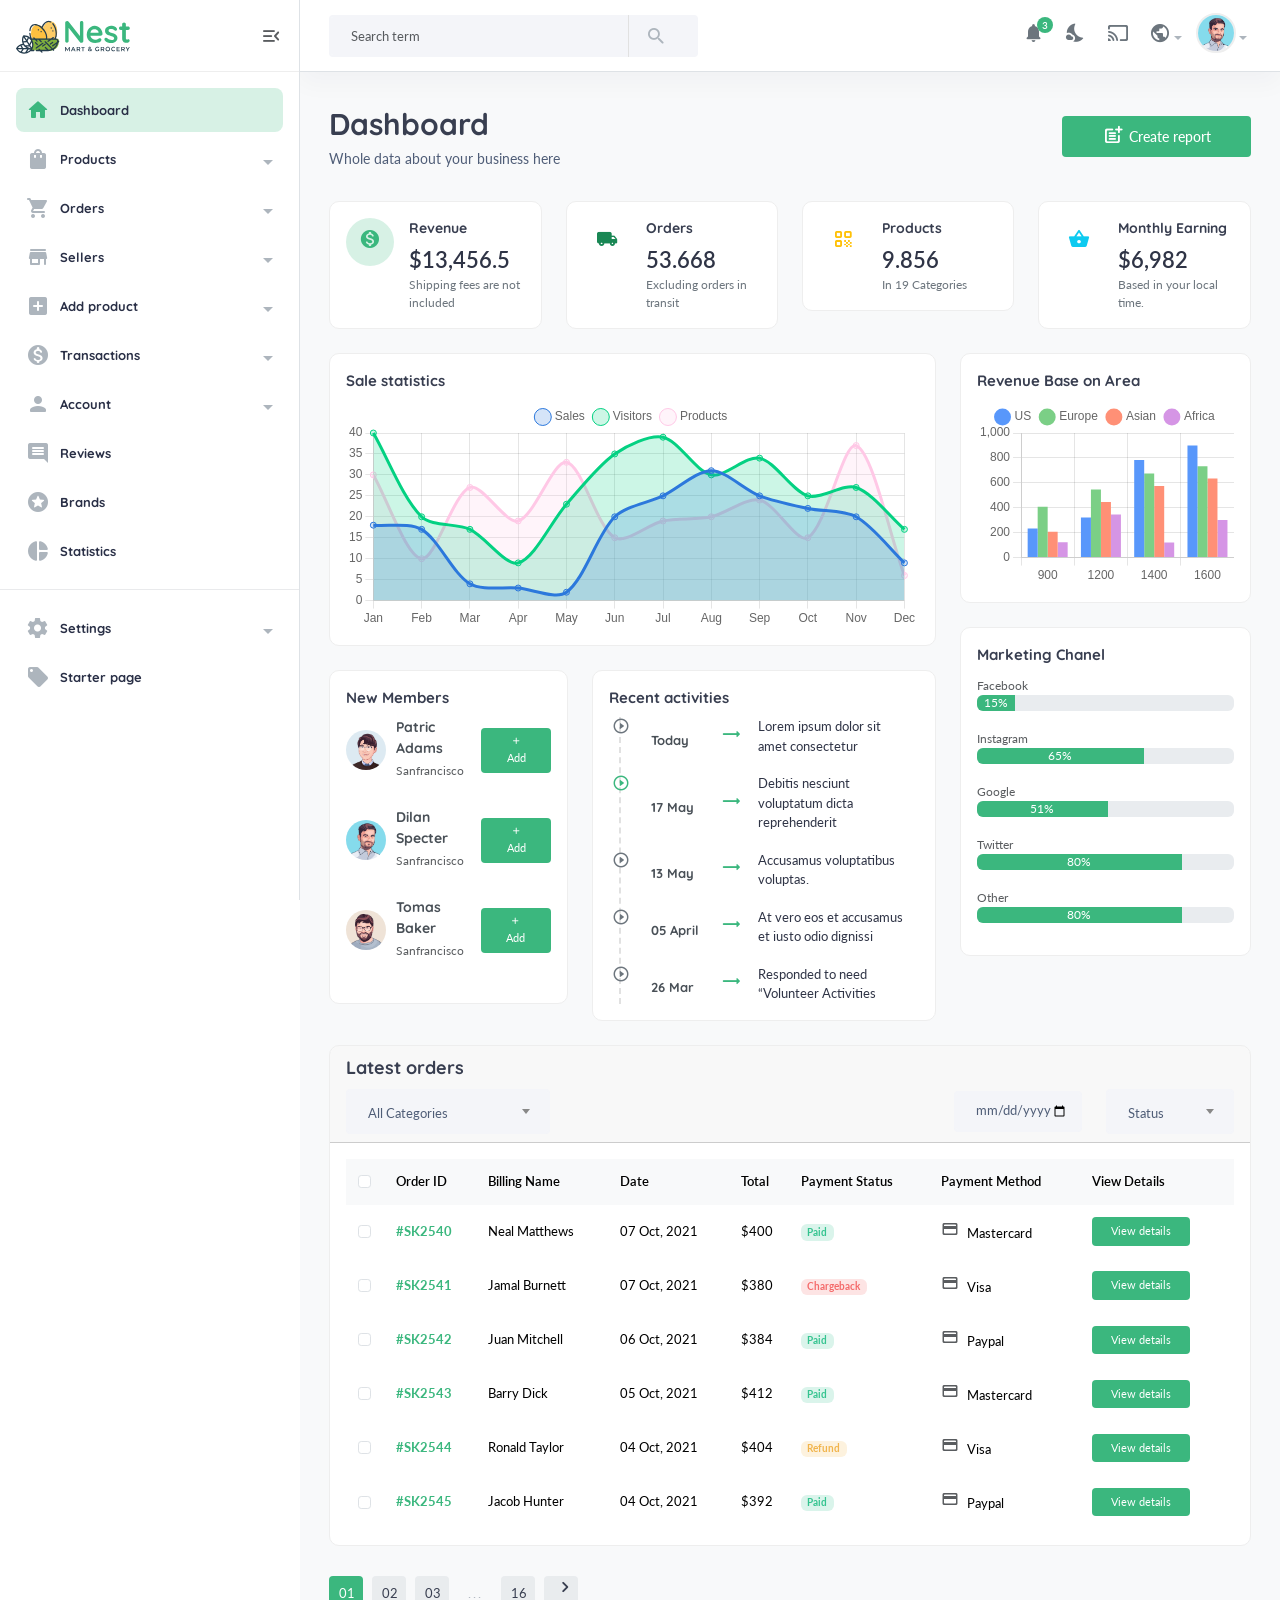
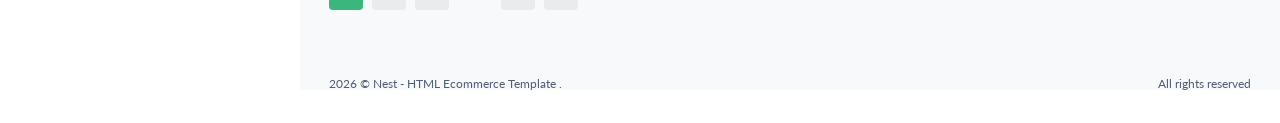
<file: backend/index-dark.html>
<!DOCTYPE html>
<html lang="en" class="dark">
    <head>
        <meta charset="utf-8" />
        <title>Nest Dashboard</title>
        <meta http-equiv="x-ua-compatible" content="ie=edge" />
        <meta name="description" content="" />
        <meta name="viewport" content="width=device-width, initial-scale=1" />
        <meta property="og:title" content="" />
        <meta property="og:type" content="" />
        <meta property="og:url" content="" />
        <meta property="og:image" content="" />
        <!-- Favicon -->
        <link rel="shortcut icon" type="image/x-icon" href="assets/imgs/theme/favicon.svg" />
        <!-- Template CSS -->
       <script src="assets/js/vendors/color-modes.js"></script>
        <link href="assets/css/main.css?v=6.0" rel="stylesheet" type="text/css" />
    </head>

    <body>
        <div class="screen-overlay"></div>
        <aside class="navbar-aside" id="offcanvas_aside">
            <div class="aside-top">
                <a href="index.html" class="brand-wrap">
                    <img src="assets/imgs/theme/logo.svg" class="logo" alt="Nest Dashboard" />
                </a>
                <div>
                    <button class="btn btn-icon btn-aside-minimize"><i class="text-muted material-icons md-menu_open"></i></button>
                </div>
            </div>
            <nav>
                <ul class="menu-aside">
                    <li class="menu-item active">
                        <a class="menu-link" href="index.html">
                            <i class="icon material-icons md-home"></i>
                            <span class="text">Dashboard</span>
                        </a>
                    </li>
                    <li class="menu-item has-submenu">
                        <a class="menu-link" href="page-products-list.html">
                            <i class="icon material-icons md-shopping_bag"></i>
                            <span class="text">Products</span>
                        </a>
                        <div class="submenu">
                            <a href="page-products-list.html">Product List</a>
                            <a href="page-products-grid.html">Product grid</a>
                            <a href="page-products-grid-2.html">Product grid 2</a>
                            <a href="page-categories.html">Categories</a>
                        </div>
                    </li>
                    <li class="menu-item has-submenu">
                        <a class="menu-link" href="page-orders-1.html">
                            <i class="icon material-icons md-shopping_cart"></i>
                            <span class="text">Orders</span>
                        </a>
                        <div class="submenu">
                            <a href="page-orders-1.html">Order list 1</a>
                            <a href="page-orders-2.html">Order list 2</a>
                            <a href="page-orders-detail.html">Order detail</a>
                        </div>
                    </li>
                    <li class="menu-item has-submenu">
                        <a class="menu-link" href="page-sellers-cards.html">
                            <i class="icon material-icons md-store"></i>
                            <span class="text">Sellers</span>
                        </a>
                        <div class="submenu">
                            <a href="page-sellers-cards.html">Sellers cards</a>
                            <a href="page-sellers-list.html">Sellers list</a>
                            <a href="page-seller-detail.html">Seller profile</a>
                        </div>
                    </li>
                    <li class="menu-item has-submenu">
                        <a class="menu-link" href="page-form-product-1.html">
                            <i class="icon material-icons md-add_box"></i>
                            <span class="text">Add product</span>
                        </a>
                        <div class="submenu">
                            <a href="page-form-product-1.html">Add product 1</a>
                            <a href="page-form-product-2.html">Add product 2</a>
                            <a href="page-form-product-3.html">Add product 3</a>
                            <a href="page-form-product-4.html">Add product 4</a>
                        </div>
                    </li>
                    <li class="menu-item has-submenu">
                        <a class="menu-link" href="page-transactions-1.html">
                            <i class="icon material-icons md-monetization_on"></i>
                            <span class="text">Transactions</span>
                        </a>
                        <div class="submenu">
                            <a href="page-transactions-1.html">Transaction 1</a>
                            <a href="page-transactions-2.html">Transaction 2</a>
                        </div>
                    </li>
                    <li class="menu-item has-submenu">
                        <a class="menu-link" href="#">
                            <i class="icon material-icons md-person"></i>
                            <span class="text">Account</span>
                        </a>
                        <div class="submenu">
                            <a href="page-account-login.html">User login</a>
                            <a href="page-account-register.html">User registration</a>
                            <a href="page-error-404.html">Error 404</a>
                        </div>
                    </li>
                    <li class="menu-item">
                        <a class="menu-link" href="page-reviews.html">
                            <i class="icon material-icons md-comment"></i>
                            <span class="text">Reviews</span>
                        </a>
                    </li>
                    <li class="menu-item">
                        <a class="menu-link" href="page-brands.html"> <i class="icon material-icons md-stars"></i> <span class="text">Brands</span> </a>
                    </li>
                    <li class="menu-item">
                        <a class="menu-link" disabled href="#">
                            <i class="icon material-icons md-pie_chart"></i>
                            <span class="text">Statistics</span>
                        </a>
                    </li>
                </ul>
                <hr />
                <ul class="menu-aside">
                    <li class="menu-item has-submenu">
                        <a class="menu-link" href="#">
                            <i class="icon material-icons md-settings"></i>
                            <span class="text">Settings</span>
                        </a>
                        <div class="submenu">
                            <a href="page-settings-1.html">Setting sample 1</a>
                            <a href="page-settings-2.html">Setting sample 2</a>
                        </div>
                    </li>
                    <li class="menu-item">
                        <a class="menu-link" href="page-blank.html">
                            <i class="icon material-icons md-local_offer"></i>
                            <span class="text"> Starter page </span>
                        </a>
                    </li>
                </ul>
                <br />
                <br />
            </nav>
        </aside>
        <main class="main-wrap">
            <header class="main-header navbar">
                <div class="col-search">
                    <form class="searchform">
                        <div class="input-group">
                            <input list="search_terms" type="text" class="form-control" placeholder="Search term" />
                            <button class="btn btn-light bg" type="button"><i class="material-icons md-search"></i></button>
                        </div>
                        <datalist id="search_terms">
                            <option value="Products"></option>
                            <option value="New orders"></option>
                            <option value="Apple iphone"></option>
                            <option value="Ahmed Hassan"></option>
                        </datalist>
                    </form>
                </div>
                <div class="col-nav">
                    <button class="btn btn-icon btn-mobile me-auto" data-trigger="#offcanvas_aside"><i class="material-icons md-apps"></i></button>
                    <ul class="nav">
                        <li class="nav-item">
                            <a class="nav-link btn-icon" href="#">
                                <i class="material-icons md-notifications animation-shake"></i>
                                <span class="badge rounded-pill">3</span>
                            </a>
                        </li>
                        <li class="nav-item">
                            <a class="nav-link btn-icon darkmode" href="#"> <i class="material-icons md-nights_stay"></i> </a>
                        </li>
                        <li class="nav-item">
                            <a href="#" class="requestfullscreen nav-link btn-icon"><i class="material-icons md-cast"></i></a>
                        </li>
                        <li class="dropdown nav-item">
                            <a class="dropdown-toggle" data-bs-toggle="dropdown" href="#" id="dropdownLanguage" aria-expanded="false"><i class="material-icons md-public"></i></a>
                            <div class="dropdown-menu dropdown-menu-end" aria-labelledby="dropdownLanguage">
                                <a class="dropdown-item text-brand" href="#"><img src="assets/imgs/theme/flag-us.png" alt="English" />English</a>
                                <a class="dropdown-item" href="#"><img src="assets/imgs/theme/flag-fr.png" alt="Français" />Français</a>
                                <a class="dropdown-item" href="#"><img src="assets/imgs/theme/flag-jp.png" alt="Français" />日本語</a>
                                <a class="dropdown-item" href="#"><img src="assets/imgs/theme/flag-cn.png" alt="Français" />中国人</a>
                            </div>
                        </li>
                        <li class="dropdown nav-item">
                            <a class="dropdown-toggle" data-bs-toggle="dropdown" href="#" id="dropdownAccount" aria-expanded="false"> <img class="img-xs rounded-circle" src="assets/imgs/people/avatar-2.png" alt="User" /></a>
                            <div class="dropdown-menu dropdown-menu-end" aria-labelledby="dropdownAccount">
                                <a class="dropdown-item" href="#"><i class="material-icons md-perm_identity"></i>Edit Profile</a>
                                <a class="dropdown-item" href="#"><i class="material-icons md-settings"></i>Account Settings</a>
                                <a class="dropdown-item" href="#"><i class="material-icons md-account_balance_wallet"></i>Wallet</a>
                                <a class="dropdown-item" href="#"><i class="material-icons md-receipt"></i>Billing</a>
                                <a class="dropdown-item" href="#"><i class="material-icons md-help_outline"></i>Help center</a>
                                <div class="dropdown-divider"></div>
                                <a class="dropdown-item text-danger" href="#"><i class="material-icons md-exit_to_app"></i>Logout</a>
                            </div>
                        </li>
                    </ul>
                </div>
            </header>
            <section class="content-main">
                <div class="content-header">
                    <div>
                        <h2 class="content-title card-title">Dashboard</h2>
                        <p>Whole data about your business here</p>
                    </div>
                    <div>
                        <a href="#" class="btn btn-primary"><i class="text-muted material-icons md-post_add"></i>Create report</a>
                    </div>
                </div>
                <div class="row">
                    <div class="col-lg-3">
                        <div class="card card-body mb-4">
                            <article class="icontext">
                                <span class="icon icon-sm rounded-circle bg-primary-light"><i class="text-primary material-icons md-monetization_on"></i></span>
                                <div class="text">
                                    <h6 class="mb-1 card-title">Revenue</h6>
                                    <span>$13,456.5</span>
                                    <span class="text-sm"> Shipping fees are not included </span>
                                </div>
                            </article>
                        </div>
                    </div>
                    <div class="col-lg-3">
                        <div class="card card-body mb-4">
                            <article class="icontext">
                                <span class="icon icon-sm rounded-circle bg-success-light"><i class="text-success material-icons md-local_shipping"></i></span>
                                <div class="text">
                                    <h6 class="mb-1 card-title">Orders</h6>
                                    <span>53.668</span>
                                    <span class="text-sm"> Excluding orders in transit </span>
                                </div>
                            </article>
                        </div>
                    </div>
                    <div class="col-lg-3">
                        <div class="card card-body mb-4">
                            <article class="icontext">
                                <span class="icon icon-sm rounded-circle bg-warning-light"><i class="text-warning material-icons md-qr_code"></i></span>
                                <div class="text">
                                    <h6 class="mb-1 card-title">Products</h6>
                                    <span>9.856</span>
                                    <span class="text-sm"> In 19 Categories </span>
                                </div>
                            </article>
                        </div>
                    </div>
                    <div class="col-lg-3">
                        <div class="card card-body mb-4">
                            <article class="icontext">
                                <span class="icon icon-sm rounded-circle bg-info-light"><i class="text-info material-icons md-shopping_basket"></i></span>
                                <div class="text">
                                    <h6 class="mb-1 card-title">Monthly Earning</h6>
                                    <span>$6,982</span>
                                    <span class="text-sm"> Based in your local time. </span>
                                </div>
                            </article>
                        </div>
                    </div>
                </div>
                <div class="row">
                    <div class="col-xl-8 col-lg-12">
                        <div class="card mb-4">
                            <article class="card-body">
                                <h5 class="card-title">Sale statistics</h5>
                                <canvas id="myChart" height="120px"></canvas>
                            </article>
                        </div>
                        <div class="row">
                            <div class="col-lg-5">
                                <div class="card mb-4">
                                    <article class="card-body">
                                        <h5 class="card-title">New Members</h5>
                                        <div class="new-member-list">
                                            <div class="d-flex align-items-center justify-content-between mb-4">
                                                <div class="d-flex align-items-center">
                                                    <img src="assets/imgs/people/avatar-4.png" alt="" class="avatar" />
                                                    <div>
                                                        <h6>Patric Adams</h6>
                                                        <p class="text-muted font-xs">Sanfrancisco</p>
                                                    </div>
                                                </div>
                                                <a href="#" class="btn btn-xs"><i class="material-icons md-add"></i> Add</a>
                                            </div>
                                            <div class="d-flex align-items-center justify-content-between mb-4">
                                                <div class="d-flex align-items-center">
                                                    <img src="assets/imgs/people/avatar-2.png" alt="" class="avatar" />
                                                    <div>
                                                        <h6>Dilan Specter</h6>
                                                        <p class="text-muted font-xs">Sanfrancisco</p>
                                                    </div>
                                                </div>
                                                <a href="#" class="btn btn-xs"><i class="material-icons md-add"></i> Add</a>
                                            </div>
                                            <div class="d-flex align-items-center justify-content-between mb-4">
                                                <div class="d-flex align-items-center">
                                                    <img src="assets/imgs/people/avatar-3.png" alt="" class="avatar" />
                                                    <div>
                                                        <h6>Tomas Baker</h6>
                                                        <p class="text-muted font-xs">Sanfrancisco</p>
                                                    </div>
                                                </div>
                                                <a href="#" class="btn btn-xs"><i class="material-icons md-add"></i> Add</a>
                                            </div>
                                        </div>
                                    </article>
                                </div>
                            </div>
                            <div class="col-lg-7">
                                <div class="card mb-4">
                                    <article class="card-body">
                                        <h5 class="card-title">Recent activities</h5>
                                        <ul class="verti-timeline list-unstyled font-sm">
                                            <li class="event-list">
                                                <div class="event-timeline-dot">
                                                    <i class="material-icons md-play_circle_outline font-xxl"></i>
                                                </div>
                                                <div class="media">
                                                    <div class="me-3">
                                                        <h6><span>Today</span> <i class="material-icons md-trending_flat text-brand ml-15 d-inline-block"></i></h6>
                                                    </div>
                                                    <div class="media-body">
                                                        <div>Lorem ipsum dolor sit amet consectetur</div>
                                                    </div>
                                                </div>
                                            </li>
                                            <li class="event-list active">
                                                <div class="event-timeline-dot">
                                                    <i class="material-icons md-play_circle_outline font-xxl animation-fade-right"></i>
                                                </div>
                                                <div class="media">
                                                    <div class="me-3">
                                                        <h6><span>17 May</span> <i class="material-icons md-trending_flat text-brand ml-15 d-inline-block"></i></h6>
                                                    </div>
                                                    <div class="media-body">
                                                        <div>Debitis nesciunt voluptatum dicta reprehenderit</div>
                                                    </div>
                                                </div>
                                            </li>
                                            <li class="event-list">
                                                <div class="event-timeline-dot">
                                                    <i class="material-icons md-play_circle_outline font-xxl"></i>
                                                </div>
                                                <div class="media">
                                                    <div class="me-3">
                                                        <h6><span>13 May</span> <i class="material-icons md-trending_flat text-brand ml-15 d-inline-block"></i></h6>
                                                    </div>
                                                    <div class="media-body">
                                                        <div>Accusamus voluptatibus voluptas.</div>
                                                    </div>
                                                </div>
                                            </li>
                                            <li class="event-list">
                                                <div class="event-timeline-dot">
                                                    <i class="material-icons md-play_circle_outline font-xxl"></i>
                                                </div>
                                                <div class="media">
                                                    <div class="me-3">
                                                        <h6><span>05 April</span> <i class="material-icons md-trending_flat text-brand ml-15 d-inline-block"></i></h6>
                                                    </div>
                                                    <div class="media-body">
                                                        <div>At vero eos et accusamus et iusto odio dignissi</div>
                                                    </div>
                                                </div>
                                            </li>
                                            <li class="event-list">
                                                <div class="event-timeline-dot">
                                                    <i class="material-icons md-play_circle_outline font-xxl"></i>
                                                </div>
                                                <div class="media">
                                                    <div class="me-3">
                                                        <h6><span>26 Mar</span> <i class="material-icons md-trending_flat text-brand ml-15 d-inline-block"></i></h6>
                                                    </div>
                                                    <div class="media-body">
                                                        <div>Responded to need “Volunteer Activities</div>
                                                    </div>
                                                </div>
                                            </li>
                                        </ul>
                                    </article>
                                </div>
                            </div>
                        </div>
                    </div>
                    <div class="col-xl-4 col-lg-12">
                        <div class="card mb-4">
                            <article class="card-body">
                                <h5 class="card-title">Revenue Base on Area</h5>
                                <canvas id="myChart2" height="217"></canvas>
                            </article>
                        </div>
                        <div class="card mb-4">
                            <article class="card-body">
                                <h5 class="card-title">Marketing Chanel</h5>
                                <span class="text-muted font-xs">Facebook</span>
                                <div class="progress mb-3">
                                    <div class="progress-bar" role="progressbar" style="width: 15%">15%</div>
                                </div>
                                <span class="text-muted font-xs">Instagram</span>
                                <div class="progress mb-3">
                                    <div class="progress-bar" role="progressbar" style="width: 65%">65%</div>
                                </div>
                                <span class="text-muted font-xs">Google</span>
                                <div class="progress mb-3">
                                    <div class="progress-bar" role="progressbar" style="width: 51%">51%</div>
                                </div>
                                <span class="text-muted font-xs">Twitter</span>
                                <div class="progress mb-3">
                                    <div class="progress-bar" role="progressbar" style="width: 80%">80%</div>
                                </div>
                                <span class="text-muted font-xs">Other</span>
                                <div class="progress mb-3">
                                    <div class="progress-bar" role="progressbar" style="width: 80%">80%</div>
                                </div>
                            </article>
                        </div>
                    </div>
                </div>
                <div class="card mb-4">
                    <header class="card-header">
                        <h4 class="card-title">Latest orders</h4>
                        <div class="row align-items-center">
                            <div class="col-md-3 col-12 me-auto mb-md-0 mb-3">
                                <div class="custom_select">
                                    <select class="form-select select-nice">
                                        <option selected>All Categories</option>
                                        <option>Women's Clothing</option>
                                        <option>Men's Clothing</option>
                                        <option>Cellphones</option>
                                        <option>Computer & Office</option>
                                        <option>Consumer Electronics</option>
                                        <option>Jewelry & Accessories</option>
                                        <option>Home & Garden</option>
                                        <option>Luggage & Bags</option>
                                        <option>Shoes</option>
                                        <option>Mother & Kids</option>
                                    </select>
                                </div>
                            </div>
                            <div class="col-md-2 col-6">
                                <input type="date" value="02.05.2021" class="form-control" />
                            </div>
                            <div class="col-md-2 col-6">
                                <div class="custom_select">
                                    <select class="form-select select-nice">
                                        <option selected>Status</option>
                                        <option>All</option>
                                        <option>Paid</option>
                                        <option>Chargeback</option>
                                        <option>Refund</option>
                                    </select>
                                </div>
                            </div>
                        </div>
                    </header>
                    <div class="card-body">
                        <div class="table-responsive">
                            <div class="table-responsive">
                                <table class="table align-middle table-nowrap mb-0">
                                    <thead class="table-light">
                                        <tr>
                                            <th scope="col" class="text-center">
                                                <div class="form-check align-middle">
                                                    <input class="form-check-input" type="checkbox" id="transactionCheck01" />
                                                    <label class="form-check-label" for="transactionCheck01"></label>
                                                </div>
                                            </th>
                                            <th class="align-middle" scope="col">Order ID</th>
                                            <th class="align-middle" scope="col">Billing Name</th>
                                            <th class="align-middle" scope="col">Date</th>
                                            <th class="align-middle" scope="col">Total</th>
                                            <th class="align-middle" scope="col">Payment Status</th>
                                            <th class="align-middle" scope="col">Payment Method</th>
                                            <th class="align-middle" scope="col">View Details</th>
                                        </tr>
                                    </thead>
                                    <tbody>
                                        <tr>
                                            <td class="text-center">
                                                <div class="form-check">
                                                    <input class="form-check-input" type="checkbox" id="transactionCheck02" />
                                                    <label class="form-check-label" for="transactionCheck02"></label>
                                                </div>
                                            </td>
                                            <td><a href="#" class="fw-bold">#SK2540</a></td>
                                            <td>Neal Matthews</td>
                                            <td>07 Oct, 2021</td>
                                            <td>$400</td>
                                            <td>
                                                <span class="badge badge-pill badge-soft-success">Paid</span>
                                            </td>
                                            <td><i class="material-icons md-payment font-xxl text-muted mr-5"></i> Mastercard</td>
                                            <td>
                                                <a href="#" class="btn btn-xs"> View details</a>
                                            </td>
                                        </tr>
                                        <tr>
                                            <td class="text-center">
                                                <div class="form-check">
                                                    <input class="form-check-input" type="checkbox" id="transactionCheck03" />
                                                    <label class="form-check-label" for="transactionCheck03"></label>
                                                </div>
                                            </td>
                                            <td><a href="#" class="fw-bold">#SK2541</a></td>
                                            <td>Jamal Burnett</td>
                                            <td>07 Oct, 2021</td>
                                            <td>$380</td>
                                            <td>
                                                <span class="badge badge-pill badge-soft-danger">Chargeback</span>
                                            </td>
                                            <td><i class="material-icons md-payment font-xxl text-muted mr-5"></i> Visa</td>
                                            <td>
                                                <a href="#" class="btn btn-xs"> View details</a>
                                            </td>
                                        </tr>
                                        <tr>
                                            <td class="text-center">
                                                <div class="form-check">
                                                    <input class="form-check-input" type="checkbox" id="transactionCheck04" />
                                                    <label class="form-check-label" for="transactionCheck04"></label>
                                                </div>
                                            </td>
                                            <td><a href="#" class="fw-bold">#SK2542</a></td>
                                            <td>Juan Mitchell</td>
                                            <td>06 Oct, 2021</td>
                                            <td>$384</td>
                                            <td>
                                                <span class="badge badge-pill badge-soft-success">Paid</span>
                                            </td>
                                            <td><i class="material-icons md-payment font-xxl text-muted mr-5"></i> Paypal</td>
                                            <td>
                                                <a href="#" class="btn btn-xs"> View details</a>
                                            </td>
                                        </tr>
                                        <tr>
                                            <td class="text-center">
                                                <div class="form-check">
                                                    <input class="form-check-input" type="checkbox" id="transactionCheck05" />
                                                    <label class="form-check-label" for="transactionCheck05"></label>
                                                </div>
                                            </td>
                                            <td><a href="#" class="fw-bold">#SK2543</a></td>
                                            <td>Barry Dick</td>
                                            <td>05 Oct, 2021</td>
                                            <td>$412</td>
                                            <td>
                                                <span class="badge badge-pill badge-soft-success">Paid</span>
                                            </td>
                                            <td><i class="material-icons md-payment font-xxl text-muted mr-5"></i> Mastercard</td>
                                            <td>
                                                <a href="#" class="btn btn-xs"> View details</a>
                                            </td>
                                        </tr>
                                        <tr>
                                            <td class="text-center">
                                                <div class="form-check">
                                                    <input class="form-check-input" type="checkbox" id="transactionCheck06" />
                                                    <label class="form-check-label" for="transactionCheck06"></label>
                                                </div>
                                            </td>
                                            <td><a href="#" class="fw-bold">#SK2544</a></td>
                                            <td>Ronald Taylor</td>
                                            <td>04 Oct, 2021</td>
                                            <td>$404</td>
                                            <td>
                                                <span class="badge badge-pill badge-soft-warning">Refund</span>
                                            </td>
                                            <td><i class="material-icons md-payment font-xxl text-muted mr-5"></i> Visa</td>
                                            <td>
                                                <a href="#" class="btn btn-xs"> View details</a>
                                            </td>
                                        </tr>
                                        <tr>
                                            <td class="text-center">
                                                <div class="form-check">
                                                    <input class="form-check-input" type="checkbox" id="transactionCheck07" />
                                                    <label class="form-check-label" for="transactionCheck07"></label>
                                                </div>
                                            </td>
                                            <td><a href="#" class="fw-bold">#SK2545</a></td>
                                            <td>Jacob Hunter</td>
                                            <td>04 Oct, 2021</td>
                                            <td>$392</td>
                                            <td>
                                                <span class="badge badge-pill badge-soft-success">Paid</span>
                                            </td>
                                            <td><i class="material-icons md-payment font-xxl text-muted mr-5"></i> Paypal</td>
                                            <td>
                                                <a href="#" class="btn btn-xs"> View details</a>
                                            </td>
                                        </tr>
                                    </tbody>
                                </table>
                            </div>
                        </div>
                        <!-- table-responsive end// -->
                    </div>
                </div>
                <div class="pagination-area mt-30 mb-50">
                    <nav aria-label="Page navigation example">
                        <ul class="pagination justify-content-start">
                            <li class="page-item active"><a class="page-link" href="#">01</a></li>
                            <li class="page-item"><a class="page-link" href="#">02</a></li>
                            <li class="page-item"><a class="page-link" href="#">03</a></li>
                            <li class="page-item"><a class="page-link dot" href="#">...</a></li>
                            <li class="page-item"><a class="page-link" href="#">16</a></li>
                            <li class="page-item">
                                <a class="page-link" href="#"><i class="material-icons md-chevron_right"></i></a>
                            </li>
                        </ul>
                    </nav>
                </div>
            </section>
            <!-- content-main end// -->
            <footer class="main-footer font-xs">
                <div class="row pb-30 pt-15">
                    <div class="col-sm-6">
                        <script>
                            document.write(new Date().getFullYear());
                        </script>
                        &copy; Nest - HTML Ecommerce Template .
                    </div>
                    <div class="col-sm-6">
                        <div class="text-sm-end">All rights reserved</div>
                    </div>
                </div>
            </footer>
        </main>
        <script src="assets/js/vendors/jquery-3.6.0.min.js"></script>
        <script src="assets/js/vendors/bootstrap.bundle.min.js"></script>
        <script src="assets/js/vendors/select2.min.js"></script>
        <script src="assets/js/vendors/perfect-scrollbar.js"></script>
        <script src="assets/js/vendors/jquery.fullscreen.min.js"></script>
        <script src="assets/js/vendors/chart.js"></script>
        <!-- Main Script -->
        <script src="assets/js/main.js?v=6.0" type="text/javascript"></script>
        <script src="assets/js/custom-chart.js" type="text/javascript"></script>
    </body>
</html>
</file>
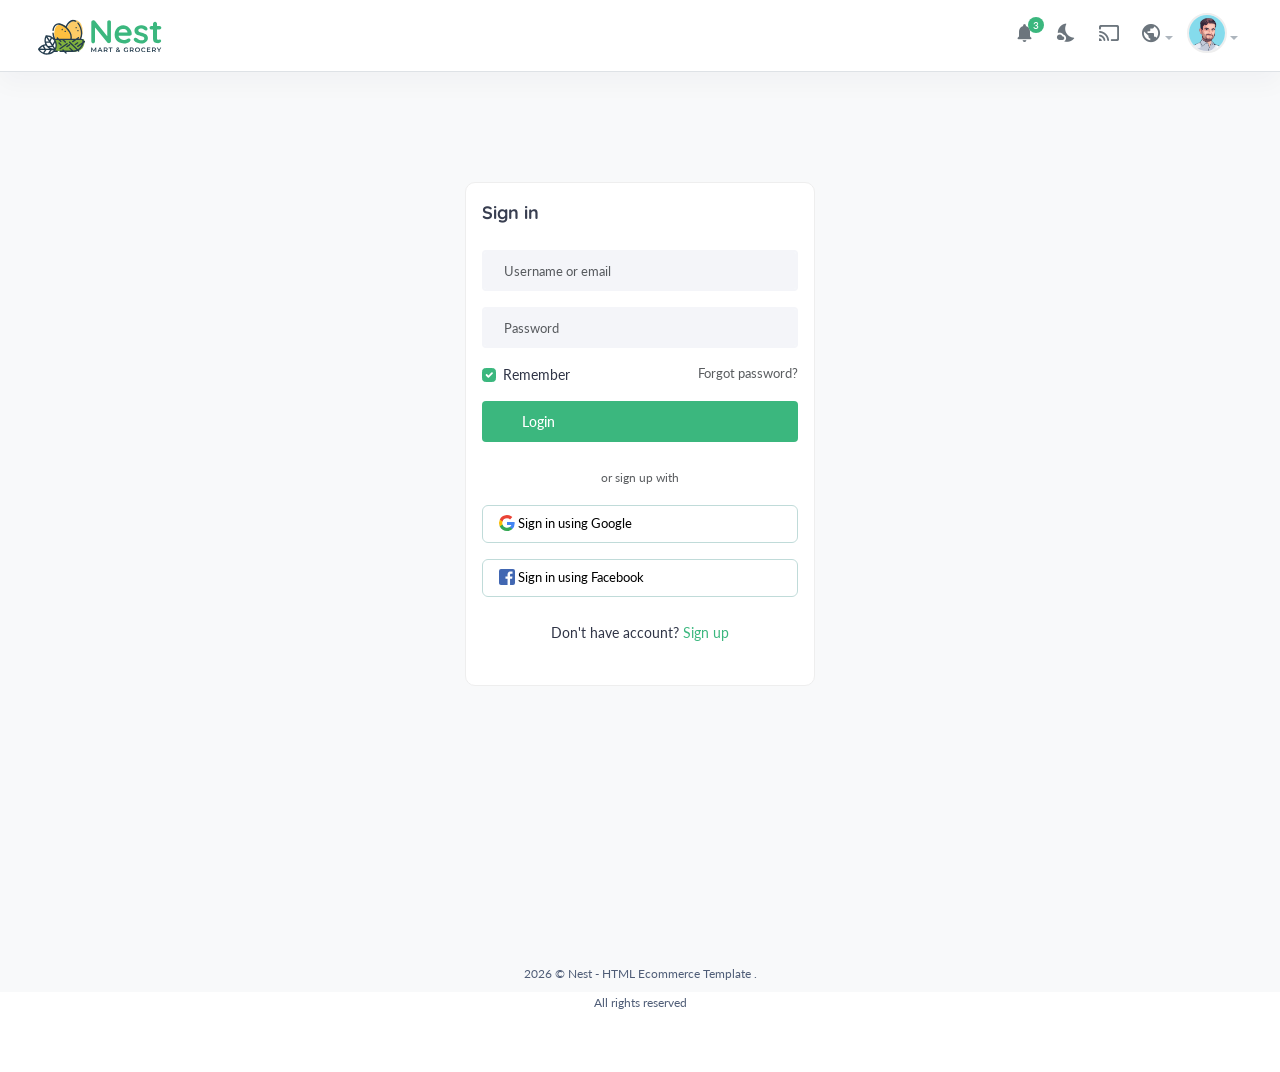
<file: backend/page-account-login.html>
<!DOCTYPE html>
<html lang="en">
    <head>
        <meta charset="utf-8" />
        <title>Nest Dashboard</title>
        <meta http-equiv="x-ua-compatible" content="ie=edge" />
        <meta name="description" content="" />
        <meta name="viewport" content="width=device-width, initial-scale=1" />
        <meta property="og:title" content="" />
        <meta property="og:type" content="" />
        <meta property="og:url" content="" />
        <meta property="og:image" content="" />
        <!-- Favicon -->
        <link rel="shortcut icon" type="image/x-icon" href="assets/imgs/theme/favicon.svg" />
        <!-- Template CSS -->
       <script src="assets/js/vendors/color-modes.js"></script>
        <link href="assets/css/main.css?v=6.0" rel="stylesheet" type="text/css" />
    </head>

    <body>
        <main>
            <header class="main-header style-2 navbar">
                <div class="col-brand">
                    <a href="index.html" class="brand-wrap">
                        <img src="assets/imgs/theme/logo.svg" class="logo" alt="Nest Dashboard" />
                    </a>
                </div>
                <div class="col-nav">
                    <ul class="nav">
                        <li class="nav-item">
                            <a class="nav-link btn-icon" href="#">
                                <i class="material-icons md-notifications animation-shake"></i>
                                <span class="badge rounded-pill">3</span>
                            </a>
                        </li>
                        <li class="nav-item">
                            <a class="nav-link btn-icon darkmode" href="#"> <i class="material-icons md-nights_stay"></i> </a>
                        </li>
                        <li class="nav-item">
                            <a href="#" class="requestfullscreen nav-link btn-icon"><i class="material-icons md-cast"></i></a>
                        </li>
                        <li class="dropdown nav-item">
                            <a class="dropdown-toggle" data-bs-toggle="dropdown" href="#" id="dropdownLanguage" aria-expanded="false"><i class="material-icons md-public"></i></a>
                            <div class="dropdown-menu dropdown-menu-end" aria-labelledby="dropdownLanguage">
                                <a class="dropdown-item text-brand" href="#"><img src="assets/imgs/theme/flag-us.png" alt="English" />English</a>
                                <a class="dropdown-item" href="#"><img src="assets/imgs/theme/flag-fr.png" alt="Français" />Français</a>
                                <a class="dropdown-item" href="#"><img src="assets/imgs/theme/flag-jp.png" alt="Français" />日本語</a>
                                <a class="dropdown-item" href="#"><img src="assets/imgs/theme/flag-cn.png" alt="Français" />中国人</a>
                            </div>
                        </li>
                        <li class="dropdown nav-item">
                            <a class="dropdown-toggle" data-bs-toggle="dropdown" href="#" id="dropdownAccount" aria-expanded="false"> <img class="img-xs rounded-circle" src="assets/imgs/people/avatar-2.png" alt="User" /></a>
                            <div class="dropdown-menu dropdown-menu-end" aria-labelledby="dropdownAccount">
                                <a class="dropdown-item" href="#"><i class="material-icons md-perm_identity"></i>Edit Profile</a>
                                <a class="dropdown-item" href="#"><i class="material-icons md-settings"></i>Account Settings</a>
                                <a class="dropdown-item" href="#"><i class="material-icons md-account_balance_wallet"></i>Wallet</a>
                                <a class="dropdown-item" href="#"><i class="material-icons md-receipt"></i>Billing</a>
                                <a class="dropdown-item" href="#"><i class="material-icons md-help_outline"></i>Help center</a>
                                <div class="dropdown-divider"></div>
                                <a class="dropdown-item text-danger" href="#"><i class="material-icons md-exit_to_app"></i>Logout</a>
                            </div>
                        </li>
                    </ul>
                </div>
            </header>
            <section class="content-main mt-80 mb-80">
                <div class="card mx-auto card-login">
                    <div class="card-body">
                        <h4 class="card-title mb-4">Sign in</h4>
                        <form>
                            <div class="mb-3">
                                <input class="form-control" placeholder="Username or email" type="text" />
                            </div>
                            <!-- form-group// -->
                            <div class="mb-3">
                                <input class="form-control" placeholder="Password" type="password" />
                            </div>
                            <!-- form-group// -->
                            <div class="mb-3">
                                <a href="#" class="float-end font-sm text-muted">Forgot password?</a>
                                <label class="form-check">
                                    <input type="checkbox" class="form-check-input" checked="" />
                                    <span class="form-check-label">Remember</span>
                                </label>
                            </div>
                            <!-- form-group form-check .// -->
                            <div class="mb-4">
                                <button type="submit" class="btn btn-primary w-100">Login</button>
                            </div>
                            <!-- form-group// -->
                        </form>
                        <p class="text-center small text-muted mb-15">or sign up with</p>
                        <div class="d-grid gap-3 mb-4">
                            <a href="#" class="btn w-100 btn-light font-sm">
                                <svg aria-hidden="true" class="icon-svg" width="20" height="20" viewBox="0 0 20 20">
                                    <path d="M16.51 8H8.98v3h4.3c-.18 1-.74 1.48-1.6 2.04v2.01h2.6a7.8 7.8 0 002.38-5.88c0-.57-.05-.66-.15-1.18z" fill="#4285F4"></path>
                                    <path d="M8.98 17c2.16 0 3.97-.72 5.3-1.94l-2.6-2a4.8 4.8 0 01-7.18-2.54H1.83v2.07A8 8 0 008.98 17z" fill="#34A853"></path>
                                    <path d="M4.5 10.52a4.8 4.8 0 010-3.04V5.41H1.83a8 8 0 000 7.18l2.67-2.07z" fill="#FBBC05"></path>
                                    <path d="M8.98 4.18c1.17 0 2.23.4 3.06 1.2l2.3-2.3A8 8 0 001.83 5.4L4.5 7.49a4.77 4.77 0 014.48-3.3z" fill="#EA4335"></path>
                                </svg>
                                Sign in using Google
                            </a>
                            <a href="#" class="btn w-100 btn-light font-sm">
                                <svg aria-hidden="true" class="icon-svg" width="20" height="20" viewBox="0 0 20 20">
                                    <path d="M3 1a2 2 0 00-2 2v12c0 1.1.9 2 2 2h12a2 2 0 002-2V3a2 2 0 00-2-2H3zm6.55 16v-6.2H7.46V8.4h2.09V6.61c0-2.07 1.26-3.2 3.1-3.2.88 0 1.64.07 1.87.1v2.16h-1.29c-1 0-1.19.48-1.19 1.18V8.4h2.39l-.31 2.42h-2.08V17h-2.5z" fill="#4167B2"></path>
                                </svg>
                                Sign in using Facebook
                            </a>
                        </div>
                        <p class="text-center mb-4">Don't have account? <a href="#">Sign up</a></p>
                    </div>
                </div>
            </section>
            <footer class="main-footer text-center">
                <p class="font-xs">
                    <script>
                        document.write(new Date().getFullYear());
                    </script>
                    &copy; Nest - HTML Ecommerce Template .
                </p>
                <p class="font-xs mb-30">All rights reserved</p>
            </footer>
        </main>
        <script src="assets/js/vendors/jquery-3.6.0.min.js"></script>
        <script src="assets/js/vendors/bootstrap.bundle.min.js"></script>
        <script src="assets/js/vendors/jquery.fullscreen.min.js"></script>
        <!-- Main Script -->
        <script src="assets/js/main.js?v=6.0" type="text/javascript"></script>
    </body>
</html>
</file>
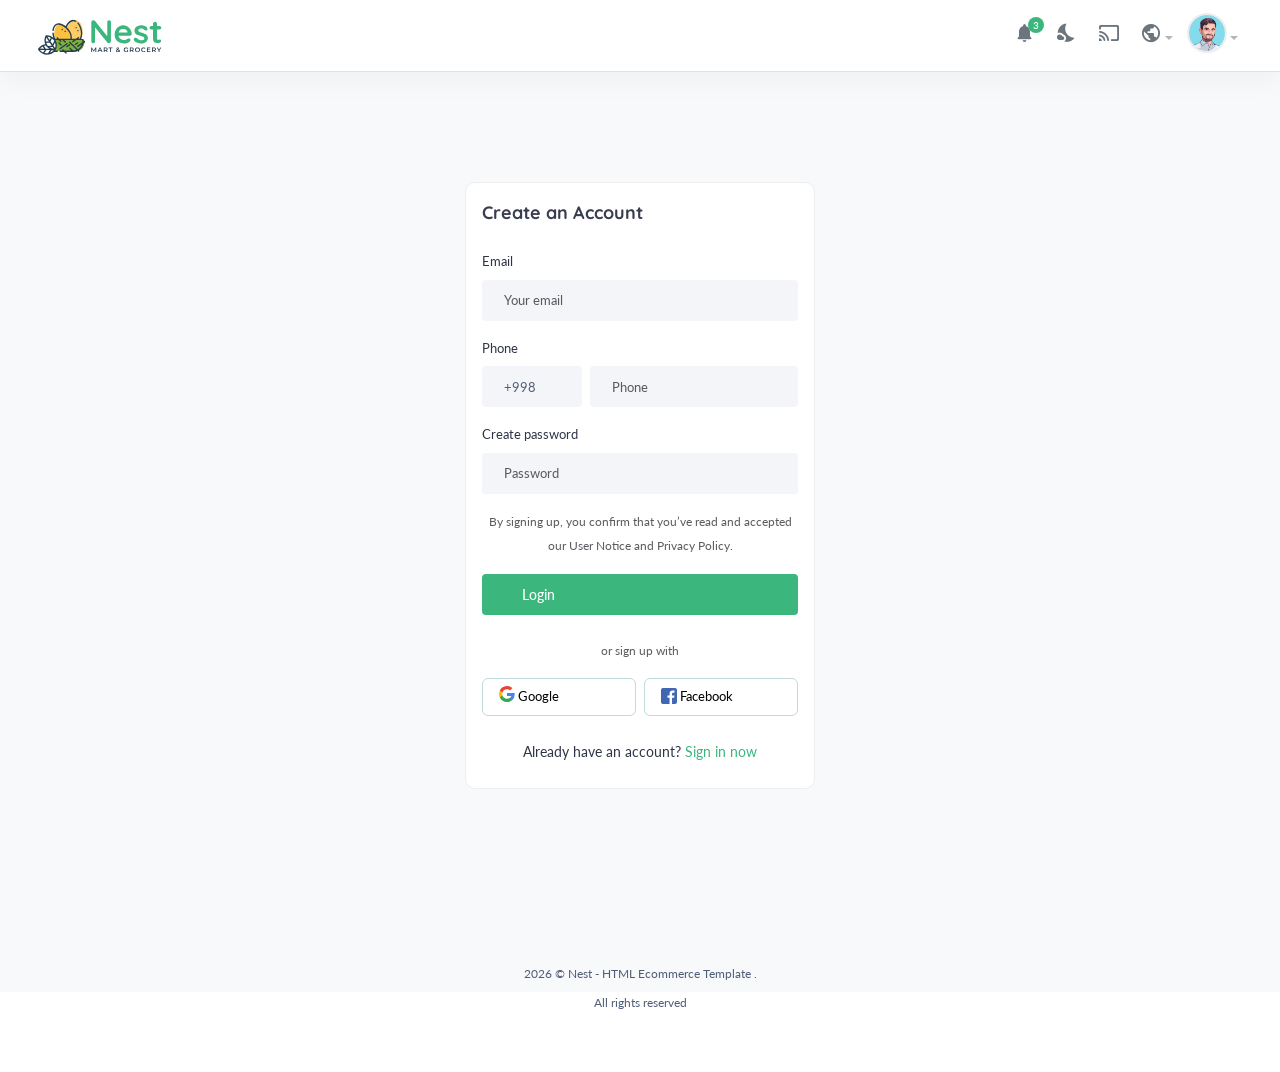
<file: backend/page-account-register.html>
<!DOCTYPE html>
<html lang="en">
    <head>
        <meta charset="utf-8" />
        <title>Nest Dashboard</title>
        <meta http-equiv="x-ua-compatible" content="ie=edge" />
        <meta name="description" content="" />
        <meta name="viewport" content="width=device-width, initial-scale=1" />
        <meta property="og:title" content="" />
        <meta property="og:type" content="" />
        <meta property="og:url" content="" />
        <meta property="og:image" content="" />
        <!-- Favicon -->
        <link rel="shortcut icon" type="image/x-icon" href="assets/imgs/theme/favicon.svg" />
        <!-- Template CSS -->
        <script src="assets/js/vendors/color-modes.js"></script>
        <link href="assets/css/main.css?v=6.0" rel="stylesheet" type="text/css" />
    </head>

    <body>
        <main>
            <header class="main-header style-2 navbar">
                <div class="col-brand">
                    <a href="index.html" class="brand-wrap">
                        <img src="assets/imgs/theme/logo.svg" class="logo" alt="Nest Dashboard" />
                    </a>
                </div>
                <div class="col-nav">
                    <ul class="nav">
                        <li class="nav-item">
                            <a class="nav-link btn-icon" href="#">
                                <i class="material-icons md-notifications animation-shake"></i>
                                <span class="badge rounded-pill">3</span>
                            </a>
                        </li>
                        <li class="nav-item">
                            <a class="nav-link btn-icon darkmode" href="#"> <i class="material-icons md-nights_stay"></i> </a>
                        </li>
                        <li class="nav-item">
                            <a href="#" class="requestfullscreen nav-link btn-icon"><i class="material-icons md-cast"></i></a>
                        </li>
                        <li class="dropdown nav-item">
                            <a class="dropdown-toggle" data-bs-toggle="dropdown" href="#" id="dropdownLanguage" aria-expanded="false"><i class="material-icons md-public"></i></a>
                            <div class="dropdown-menu dropdown-menu-end" aria-labelledby="dropdownLanguage">
                                <a class="dropdown-item text-brand" href="#"><img src="assets/imgs/theme/flag-us.png" alt="English" />English</a>
                                <a class="dropdown-item" href="#"><img src="assets/imgs/theme/flag-fr.png" alt="Français" />Français</a>
                                <a class="dropdown-item" href="#"><img src="assets/imgs/theme/flag-jp.png" alt="Français" />日本語</a>
                                <a class="dropdown-item" href="#"><img src="assets/imgs/theme/flag-cn.png" alt="Français" />中国人</a>
                            </div>
                        </li>
                        <li class="dropdown nav-item">
                            <a class="dropdown-toggle" data-bs-toggle="dropdown" href="#" id="dropdownAccount" aria-expanded="false"> <img class="img-xs rounded-circle" src="assets/imgs/people/avatar-2.png" alt="User" /></a>
                            <div class="dropdown-menu dropdown-menu-end" aria-labelledby="dropdownAccount">
                                <a class="dropdown-item" href="#"><i class="material-icons md-perm_identity"></i>Edit Profile</a>
                                <a class="dropdown-item" href="#"><i class="material-icons md-settings"></i>Account Settings</a>
                                <a class="dropdown-item" href="#"><i class="material-icons md-account_balance_wallet"></i>Wallet</a>
                                <a class="dropdown-item" href="#"><i class="material-icons md-receipt"></i>Billing</a>
                                <a class="dropdown-item" href="#"><i class="material-icons md-help_outline"></i>Help center</a>
                                <div class="dropdown-divider"></div>
                                <a class="dropdown-item text-danger" href="#"><i class="material-icons md-exit_to_app"></i>Logout</a>
                            </div>
                        </li>
                    </ul>
                </div>
            </header>
            <section class="content-main mt-80 mb-80">
                <div class="card mx-auto card-login">
                    <div class="card-body">
                        <h4 class="card-title mb-4">Create an Account</h4>
                        <form>
                            <div class="mb-3">
                                <label class="form-label">Email</label>
                                <input class="form-control" placeholder="Your email" type="text" />
                            </div>
                            <!-- form-group// -->
                            <div class="mb-3">
                                <label class="form-label">Phone</label>
                                <div class="row gx-2">
                                    <div class="col-4"><input class="form-control" value="+998" type="text" /></div>
                                    <div class="col-8"><input class="form-control" placeholder="Phone" type="text" /></div>
                                </div>
                            </div>
                            <!-- form-group// -->
                            <div class="mb-3">
                                <label class="form-label">Create password</label>
                                <input class="form-control" placeholder="Password" type="password" />
                            </div>
                            <!-- form-group// -->
                            <div class="mb-3">
                                <p class="small text-center text-muted">By signing up, you confirm that you’ve read and accepted our User Notice and Privacy Policy.</p>
                            </div>
                            <!-- form-group  .// -->
                            <div class="mb-4">
                                <button type="submit" class="btn btn-primary w-100">Login</button>
                            </div>
                            <!-- form-group// -->
                        </form>
                        <p class="text-center small text-muted mb-15">or sign up with</p>
                        <div class="d-flex gap-2 mb-4">
                            <a href="#" class="w-50 btn btn-light font-sm">
                                <svg aria-hidden="true" class="icon-svg" style="vertical-align: bottom; margin-top: -4px" width="20" height="20" viewBox="0 0 20 20">
                                    <path d="M16.51 8H8.98v3h4.3c-.18 1-.74 1.48-1.6 2.04v2.01h2.6a7.8 7.8 0 002.38-5.88c0-.57-.05-.66-.15-1.18z" fill="#4285F4"></path>
                                    <path d="M8.98 17c2.16 0 3.97-.72 5.3-1.94l-2.6-2a4.8 4.8 0 01-7.18-2.54H1.83v2.07A8 8 0 008.98 17z" fill="#34A853"></path>
                                    <path d="M4.5 10.52a4.8 4.8 0 010-3.04V5.41H1.83a8 8 0 000 7.18l2.67-2.07z" fill="#FBBC05"></path>
                                    <path d="M8.98 4.18c1.17 0 2.23.4 3.06 1.2l2.3-2.3A8 8 0 001.83 5.4L4.5 7.49a4.77 4.77 0 014.48-3.3z" fill="#EA4335"></path>
                                </svg>
                                Google
                            </a>
                            <a href="#" class="w-50 btn btn-light font-sm">
                                <svg aria-hidden="true" class="icon-svg" width="20" height="20" viewBox="0 0 20 20">
                                    <path d="M3 1a2 2 0 00-2 2v12c0 1.1.9 2 2 2h12a2 2 0 002-2V3a2 2 0 00-2-2H3zm6.55 16v-6.2H7.46V8.4h2.09V6.61c0-2.07 1.26-3.2 3.1-3.2.88 0 1.64.07 1.87.1v2.16h-1.29c-1 0-1.19.48-1.19 1.18V8.4h2.39l-.31 2.42h-2.08V17h-2.5z" fill="#4167B2"></path>
                                </svg>
                                Facebook
                            </a>
                        </div>
                        <p class="text-center mb-2">Already have an account? <a href="#">Sign in now</a></p>
                    </div>
                </div>
            </section>
            <footer class="main-footer text-center">
                <p class="font-xs">
                    <script>
                        document.write(new Date().getFullYear());
                    </script>
                    &copy; Nest - HTML Ecommerce Template .
                </p>
                <p class="font-xs mb-30">All rights reserved</p>
            </footer>
        </main>
        <script src="assets/js/vendors/jquery-3.6.0.min.js"></script>
        <script src="assets/js/vendors/bootstrap.bundle.min.js"></script>
        <script src="assets/js/vendors/jquery.fullscreen.min.js"></script>
        <!-- Main Script -->
        <script src="assets/js/main.js?v=6.0" type="text/javascript"></script>
    </body>
</html>
</file>
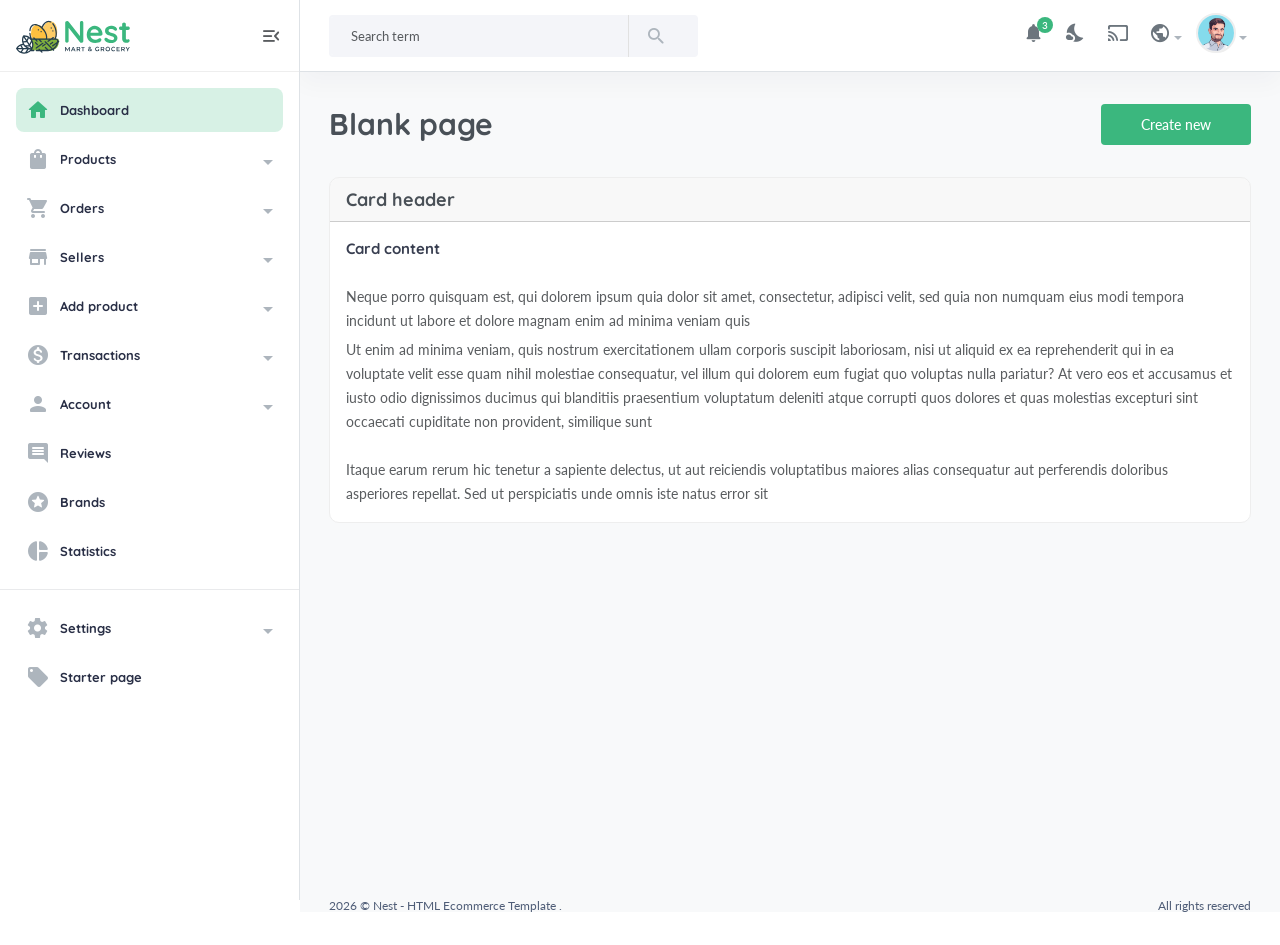
<file: backend/page-blank.html>
<!DOCTYPE html>
<html lang="en">
    <head>
        <meta charset="utf-8" />
        <title>Nest Dashboard</title>
        <meta http-equiv="x-ua-compatible" content="ie=edge" />
        <meta name="description" content="" />
        <meta name="viewport" content="width=device-width, initial-scale=1" />
        <meta property="og:title" content="" />
        <meta property="og:type" content="" />
        <meta property="og:url" content="" />
        <meta property="og:image" content="" />
        <!-- Favicon -->
        <link rel="shortcut icon" type="image/x-icon" href="assets/imgs/theme/favicon.svg" />
        <!-- Template CSS -->
        <script src="assets/js/vendors/color-modes.js"></script>
        <link href="assets/css/main.css?v=6.0" rel="stylesheet" type="text/css" />
    </head>

    <body>
        <div class="screen-overlay"></div>
        <aside class="navbar-aside" id="offcanvas_aside">
            <div class="aside-top">
                <a href="index.html" class="brand-wrap">
                    <img src="assets/imgs/theme/logo.svg" class="logo" alt="Nest Dashboard" />
                </a>
                <div>
                    <button class="btn btn-icon btn-aside-minimize"><i class="text-muted material-icons md-menu_open"></i></button>
                </div>
            </div>
            <nav>
                <ul class="menu-aside">
                    <li class="menu-item active">
                        <a class="menu-link" href="index.html">
                            <i class="icon material-icons md-home"></i>
                            <span class="text">Dashboard</span>
                        </a>
                    </li>
                    <li class="menu-item has-submenu">
                        <a class="menu-link" href="page-products-list.html">
                            <i class="icon material-icons md-shopping_bag"></i>
                            <span class="text">Products</span>
                        </a>
                        <div class="submenu">
                            <a href="page-products-list.html">Product List</a>
                            <a href="page-products-grid.html">Product grid</a>
                            <a href="page-products-grid-2.html">Product grid 2</a>
                            <a href="page-categories.html">Categories</a>
                        </div>
                    </li>
                    <li class="menu-item has-submenu">
                        <a class="menu-link" href="page-orders-1.html">
                            <i class="icon material-icons md-shopping_cart"></i>
                            <span class="text">Orders</span>
                        </a>
                        <div class="submenu">
                            <a href="page-orders-1.html">Order list 1</a>
                            <a href="page-orders-2.html">Order list 2</a>
                            <a href="page-orders-detail.html">Order detail</a>
                        </div>
                    </li>
                    <li class="menu-item has-submenu">
                        <a class="menu-link" href="page-sellers-cards.html">
                            <i class="icon material-icons md-store"></i>
                            <span class="text">Sellers</span>
                        </a>
                        <div class="submenu">
                            <a href="page-sellers-cards.html">Sellers cards</a>
                            <a href="page-sellers-list.html">Sellers list</a>
                            <a href="page-seller-detail.html">Seller profile</a>
                        </div>
                    </li>
                    <li class="menu-item has-submenu">
                        <a class="menu-link" href="page-form-product-1.html">
                            <i class="icon material-icons md-add_box"></i>
                            <span class="text">Add product</span>
                        </a>
                        <div class="submenu">
                            <a href="page-form-product-1.html">Add product 1</a>
                            <a href="page-form-product-2.html">Add product 2</a>
                            <a href="page-form-product-3.html">Add product 3</a>
                            <a href="page-form-product-4.html">Add product 4</a>
                        </div>
                    </li>
                    <li class="menu-item has-submenu">
                        <a class="menu-link" href="page-transactions-1.html">
                            <i class="icon material-icons md-monetization_on"></i>
                            <span class="text">Transactions</span>
                        </a>
                        <div class="submenu">
                            <a href="page-transactions-1.html">Transaction 1</a>
                            <a href="page-transactions-2.html">Transaction 2</a>
                        </div>
                    </li>
                    <li class="menu-item has-submenu">
                        <a class="menu-link" href="#">
                            <i class="icon material-icons md-person"></i>
                            <span class="text">Account</span>
                        </a>
                        <div class="submenu">
                            <a href="page-account-login.html">User login</a>
                            <a href="page-account-register.html">User registration</a>
                            <a href="page-error-404.html">Error 404</a>
                        </div>
                    </li>
                    <li class="menu-item">
                        <a class="menu-link" href="page-reviews.html">
                            <i class="icon material-icons md-comment"></i>
                            <span class="text">Reviews</span>
                        </a>
                    </li>
                    <li class="menu-item">
                        <a class="menu-link" href="page-brands.html"> <i class="icon material-icons md-stars"></i> <span class="text">Brands</span> </a>
                    </li>
                    <li class="menu-item">
                        <a class="menu-link" disabled href="#">
                            <i class="icon material-icons md-pie_chart"></i>
                            <span class="text">Statistics</span>
                        </a>
                    </li>
                </ul>
                <hr />
                <ul class="menu-aside">
                    <li class="menu-item has-submenu">
                        <a class="menu-link" href="#">
                            <i class="icon material-icons md-settings"></i>
                            <span class="text">Settings</span>
                        </a>
                        <div class="submenu">
                            <a href="page-settings-1.html">Setting sample 1</a>
                            <a href="page-settings-2.html">Setting sample 2</a>
                        </div>
                    </li>
                    <li class="menu-item">
                        <a class="menu-link" href="page-blank.html">
                            <i class="icon material-icons md-local_offer"></i>
                            <span class="text"> Starter page </span>
                        </a>
                    </li>
                </ul>
                <br />
                <br />
            </nav>
        </aside>
        <main class="main-wrap">
            <header class="main-header navbar">
                <div class="col-search">
                    <form class="searchform">
                        <div class="input-group">
                            <input list="search_terms" type="text" class="form-control" placeholder="Search term" />
                            <button class="btn btn-light bg" type="button"><i class="material-icons md-search"></i></button>
                        </div>
                        <datalist id="search_terms">
                            <option value="Products"></option>
                            <option value="New orders"></option>
                            <option value="Apple iphone"></option>
                            <option value="Ahmed Hassan"></option>
                        </datalist>
                    </form>
                </div>
                <div class="col-nav">
                    <button class="btn btn-icon btn-mobile me-auto" data-trigger="#offcanvas_aside"><i class="material-icons md-apps"></i></button>
                    <ul class="nav">
                        <li class="nav-item">
                            <a class="nav-link btn-icon" href="#">
                                <i class="material-icons md-notifications animation-shake"></i>
                                <span class="badge rounded-pill">3</span>
                            </a>
                        </li>
                        <li class="nav-item">
                            <a class="nav-link btn-icon darkmode" href="#"> <i class="material-icons md-nights_stay"></i> </a>
                        </li>
                        <li class="nav-item">
                            <a href="#" class="requestfullscreen nav-link btn-icon"><i class="material-icons md-cast"></i></a>
                        </li>
                        <li class="dropdown nav-item">
                            <a class="dropdown-toggle" data-bs-toggle="dropdown" href="#" id="dropdownLanguage" aria-expanded="false"><i class="material-icons md-public"></i></a>
                            <div class="dropdown-menu dropdown-menu-end" aria-labelledby="dropdownLanguage">
                                <a class="dropdown-item text-brand" href="#"><img src="assets/imgs/theme/flag-us.png" alt="English" />English</a>
                                <a class="dropdown-item" href="#"><img src="assets/imgs/theme/flag-fr.png" alt="Français" />Français</a>
                                <a class="dropdown-item" href="#"><img src="assets/imgs/theme/flag-jp.png" alt="Français" />日本語</a>
                                <a class="dropdown-item" href="#"><img src="assets/imgs/theme/flag-cn.png" alt="Français" />中国人</a>
                            </div>
                        </li>
                        <li class="dropdown nav-item">
                            <a class="dropdown-toggle" data-bs-toggle="dropdown" href="#" id="dropdownAccount" aria-expanded="false"> <img class="img-xs rounded-circle" src="assets/imgs/people/avatar-2.png" alt="User" /></a>
                            <div class="dropdown-menu dropdown-menu-end" aria-labelledby="dropdownAccount">
                                <a class="dropdown-item" href="#"><i class="material-icons md-perm_identity"></i>Edit Profile</a>
                                <a class="dropdown-item" href="#"><i class="material-icons md-settings"></i>Account Settings</a>
                                <a class="dropdown-item" href="#"><i class="material-icons md-account_balance_wallet"></i>Wallet</a>
                                <a class="dropdown-item" href="#"><i class="material-icons md-receipt"></i>Billing</a>
                                <a class="dropdown-item" href="#"><i class="material-icons md-help_outline"></i>Help center</a>
                                <div class="dropdown-divider"></div>
                                <a class="dropdown-item text-danger" href="#"><i class="material-icons md-exit_to_app"></i>Logout</a>
                            </div>
                        </li>
                    </ul>
                </div>
            </header>
            <section class="content-main">
                <div class="content-header">
                    <h2 class="content-title">Blank page</h2>
                    <div>
                        <a href="#" class="btn btn-primary">Create new</a>
                    </div>
                </div>
                <div class="card mb-4">
                    <header class="card-header">
                        <h4>Card header</h4>
                    </header>
                    <div class="card-body">
                        <h5 class="card-title">Card content</h5>
                        <div class="mt-4">
                            <div class="text-muted font-size-14">
                                <p>Neque porro quisquam est, qui dolorem ipsum quia dolor sit amet, consectetur, adipisci velit, sed quia non numquam eius modi tempora incidunt ut labore et dolore magnam enim ad minima veniam quis</p>
                                <p class="mb-4">Ut enim ad minima veniam, quis nostrum exercitationem ullam corporis suscipit laboriosam, nisi ut aliquid ex ea reprehenderit qui in ea voluptate velit esse quam nihil molestiae consequatur, vel illum qui dolorem eum fugiat quo voluptas nulla pariatur? At vero eos et accusamus et iusto odio dignissimos ducimus qui blanditiis praesentium voluptatum deleniti atque corrupti quos dolores et quas molestias excepturi sint occaecati cupiditate non provident, similique sunt</p>
                                <p>Itaque earum rerum hic tenetur a sapiente delectus, ut aut reiciendis voluptatibus maiores alias consequatur aut perferendis doloribus asperiores repellat. Sed ut perspiciatis unde omnis iste natus error sit</p>
                            </div>
                        </div>
                    </div>
                </div>
                <!-- card end// -->
            </section>
            <footer class="main-footer font-xs">
                <div class="row pb-30 pt-15">
                    <div class="col-sm-6">
                        <script>
                            document.write(new Date().getFullYear());
                        </script>
                        &copy; Nest - HTML Ecommerce Template .
                    </div>
                    <div class="col-sm-6">
                        <div class="text-sm-end">All rights reserved</div>
                    </div>
                </div>
            </footer>
        </main>
        <script src="assets/js/vendors/jquery-3.6.0.min.js"></script>
        <script src="assets/js/vendors/bootstrap.bundle.min.js"></script>
        <script src="assets/js/vendors/select2.min.js"></script>
        <script src="assets/js/vendors/perfect-scrollbar.js"></script>
        <script src="assets/js/vendors/jquery.fullscreen.min.js"></script>
        <!-- Main Script -->
        <script src="assets/js/main.js?v=6.0" type="text/javascript"></script>
    </body>
</html>
</file>
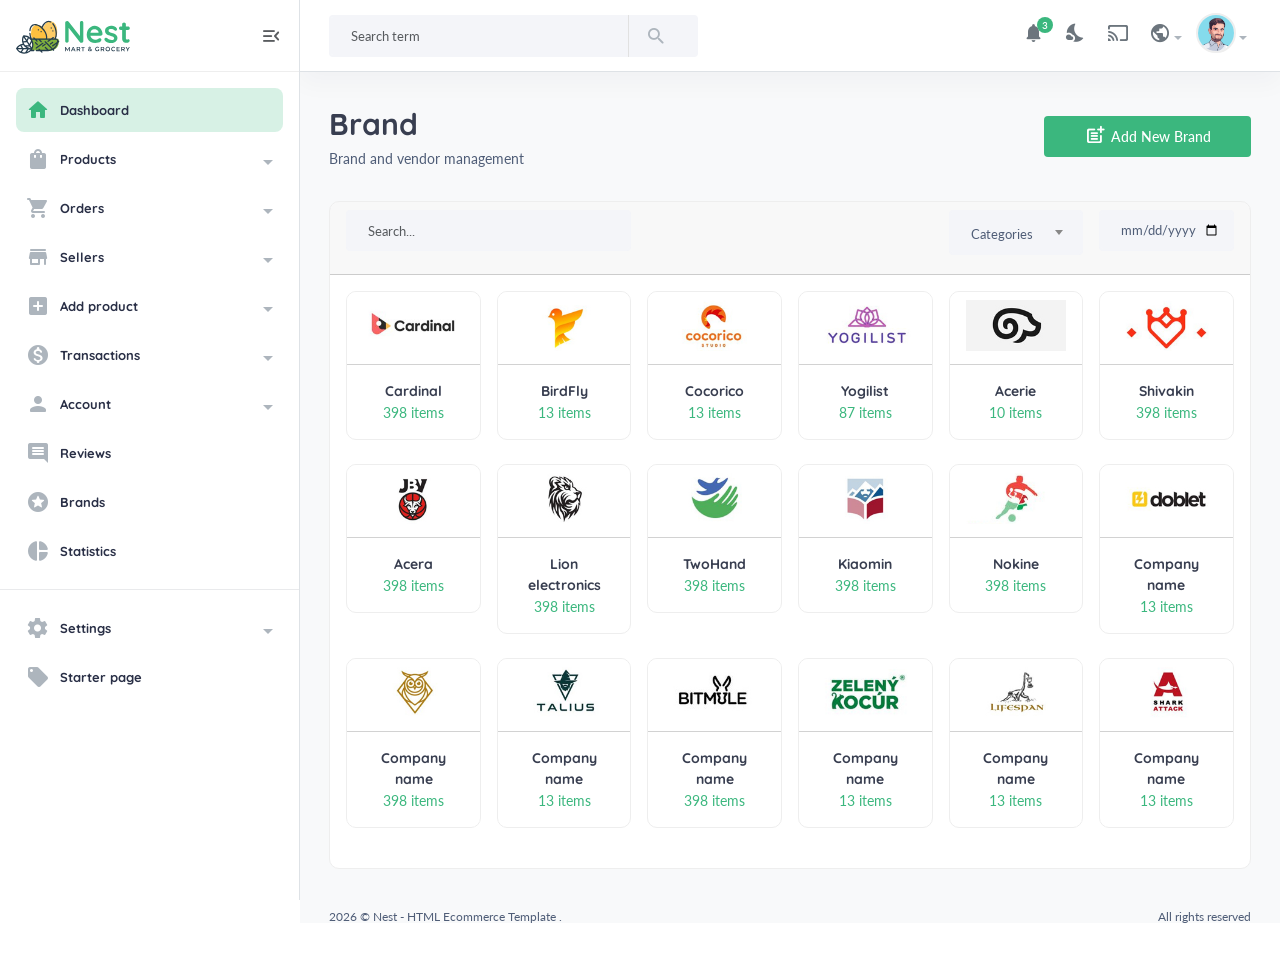
<file: backend/page-brands.html>
<!DOCTYPE html>
<html lang="en">
    <head>
        <meta charset="utf-8" />
        <title>Nest Dashboard</title>
        <meta http-equiv="x-ua-compatible" content="ie=edge" />
        <meta name="description" content="" />
        <meta name="viewport" content="width=device-width, initial-scale=1" />
        <meta property="og:title" content="" />
        <meta property="og:type" content="" />
        <meta property="og:url" content="" />
        <meta property="og:image" content="" />
        <!-- Favicon -->
        <link rel="shortcut icon" type="image/x-icon" href="assets/imgs/theme/favicon.svg" />
        <!-- Template CSS -->
        <script src="assets/js/vendors/color-modes.js"></script>
        <link href="assets/css/main.css?v=6.0" rel="stylesheet" type="text/css" />
    </head>

    <body>
        <div class="screen-overlay"></div>
        <aside class="navbar-aside" id="offcanvas_aside">
            <div class="aside-top">
                <a href="index.html" class="brand-wrap">
                    <img src="assets/imgs/theme/logo.svg" class="logo" alt="Nest Dashboard" />
                </a>
                <div>
                    <button class="btn btn-icon btn-aside-minimize"><i class="text-muted material-icons md-menu_open"></i></button>
                </div>
            </div>
            <nav>
                <ul class="menu-aside">
                    <li class="menu-item active">
                        <a class="menu-link" href="index.html">
                            <i class="icon material-icons md-home"></i>
                            <span class="text">Dashboard</span>
                        </a>
                    </li>
                    <li class="menu-item has-submenu">
                        <a class="menu-link" href="page-products-list.html">
                            <i class="icon material-icons md-shopping_bag"></i>
                            <span class="text">Products</span>
                        </a>
                        <div class="submenu">
                            <a href="page-products-list.html">Product List</a>
                            <a href="page-products-grid.html">Product grid</a>
                            <a href="page-products-grid-2.html">Product grid 2</a>
                            <a href="page-categories.html">Categories</a>
                        </div>
                    </li>
                    <li class="menu-item has-submenu">
                        <a class="menu-link" href="page-orders-1.html">
                            <i class="icon material-icons md-shopping_cart"></i>
                            <span class="text">Orders</span>
                        </a>
                        <div class="submenu">
                            <a href="page-orders-1.html">Order list 1</a>
                            <a href="page-orders-2.html">Order list 2</a>
                            <a href="page-orders-detail.html">Order detail</a>
                        </div>
                    </li>
                    <li class="menu-item has-submenu">
                        <a class="menu-link" href="page-sellers-cards.html">
                            <i class="icon material-icons md-store"></i>
                            <span class="text">Sellers</span>
                        </a>
                        <div class="submenu">
                            <a href="page-sellers-cards.html">Sellers cards</a>
                            <a href="page-sellers-list.html">Sellers list</a>
                            <a href="page-seller-detail.html">Seller profile</a>
                        </div>
                    </li>
                    <li class="menu-item has-submenu">
                        <a class="menu-link" href="page-form-product-1.html">
                            <i class="icon material-icons md-add_box"></i>
                            <span class="text">Add product</span>
                        </a>
                        <div class="submenu">
                            <a href="page-form-product-1.html">Add product 1</a>
                            <a href="page-form-product-2.html">Add product 2</a>
                            <a href="page-form-product-3.html">Add product 3</a>
                            <a href="page-form-product-4.html">Add product 4</a>
                        </div>
                    </li>
                    <li class="menu-item has-submenu">
                        <a class="menu-link" href="page-transactions-1.html">
                            <i class="icon material-icons md-monetization_on"></i>
                            <span class="text">Transactions</span>
                        </a>
                        <div class="submenu">
                            <a href="page-transactions-1.html">Transaction 1</a>
                            <a href="page-transactions-2.html">Transaction 2</a>
                        </div>
                    </li>
                    <li class="menu-item has-submenu">
                        <a class="menu-link" href="#">
                            <i class="icon material-icons md-person"></i>
                            <span class="text">Account</span>
                        </a>
                        <div class="submenu">
                            <a href="page-account-login.html">User login</a>
                            <a href="page-account-register.html">User registration</a>
                            <a href="page-error-404.html">Error 404</a>
                        </div>
                    </li>
                    <li class="menu-item">
                        <a class="menu-link" href="page-reviews.html">
                            <i class="icon material-icons md-comment"></i>
                            <span class="text">Reviews</span>
                        </a>
                    </li>
                    <li class="menu-item">
                        <a class="menu-link" href="page-brands.html"> <i class="icon material-icons md-stars"></i> <span class="text">Brands</span> </a>
                    </li>
                    <li class="menu-item">
                        <a class="menu-link" disabled href="#">
                            <i class="icon material-icons md-pie_chart"></i>
                            <span class="text">Statistics</span>
                        </a>
                    </li>
                </ul>
                <hr />
                <ul class="menu-aside">
                    <li class="menu-item has-submenu">
                        <a class="menu-link" href="#">
                            <i class="icon material-icons md-settings"></i>
                            <span class="text">Settings</span>
                        </a>
                        <div class="submenu">
                            <a href="page-settings-1.html">Setting sample 1</a>
                            <a href="page-settings-2.html">Setting sample 2</a>
                        </div>
                    </li>
                    <li class="menu-item">
                        <a class="menu-link" href="page-blank.html">
                            <i class="icon material-icons md-local_offer"></i>
                            <span class="text"> Starter page </span>
                        </a>
                    </li>
                </ul>
                <br />
                <br />
            </nav>
        </aside>
        <main class="main-wrap">
            <header class="main-header navbar">
                <div class="col-search">
                    <form class="searchform">
                        <div class="input-group">
                            <input list="search_terms" type="text" class="form-control" placeholder="Search term" />
                            <button class="btn btn-light bg" type="button"><i class="material-icons md-search"></i></button>
                        </div>
                        <datalist id="search_terms">
                            <option value="Products"></option>
                            <option value="New orders"></option>
                            <option value="Apple iphone"></option>
                            <option value="Ahmed Hassan"></option>
                        </datalist>
                    </form>
                </div>
                <div class="col-nav">
                    <button class="btn btn-icon btn-mobile me-auto" data-trigger="#offcanvas_aside"><i class="material-icons md-apps"></i></button>
                    <ul class="nav">
                        <li class="nav-item">
                            <a class="nav-link btn-icon" href="#">
                                <i class="material-icons md-notifications animation-shake"></i>
                                <span class="badge rounded-pill">3</span>
                            </a>
                        </li>
                        <li class="nav-item">
                            <a class="nav-link btn-icon darkmode" href="#"> <i class="material-icons md-nights_stay"></i> </a>
                        </li>
                        <li class="nav-item">
                            <a href="#" class="requestfullscreen nav-link btn-icon"><i class="material-icons md-cast"></i></a>
                        </li>
                        <li class="dropdown nav-item">
                            <a class="dropdown-toggle" data-bs-toggle="dropdown" href="#" id="dropdownLanguage" aria-expanded="false"><i class="material-icons md-public"></i></a>
                            <div class="dropdown-menu dropdown-menu-end" aria-labelledby="dropdownLanguage">
                                <a class="dropdown-item text-brand" href="#"><img src="assets/imgs/theme/flag-us.png" alt="English" />English</a>
                                <a class="dropdown-item" href="#"><img src="assets/imgs/theme/flag-fr.png" alt="Français" />Français</a>
                                <a class="dropdown-item" href="#"><img src="assets/imgs/theme/flag-jp.png" alt="Français" />日本語</a>
                                <a class="dropdown-item" href="#"><img src="assets/imgs/theme/flag-cn.png" alt="Français" />中国人</a>
                            </div>
                        </li>
                        <li class="dropdown nav-item">
                            <a class="dropdown-toggle" data-bs-toggle="dropdown" href="#" id="dropdownAccount" aria-expanded="false"> <img class="img-xs rounded-circle" src="assets/imgs/people/avatar-2.png" alt="User" /></a>
                            <div class="dropdown-menu dropdown-menu-end" aria-labelledby="dropdownAccount">
                                <a class="dropdown-item" href="#"><i class="material-icons md-perm_identity"></i>Edit Profile</a>
                                <a class="dropdown-item" href="#"><i class="material-icons md-settings"></i>Account Settings</a>
                                <a class="dropdown-item" href="#"><i class="material-icons md-account_balance_wallet"></i>Wallet</a>
                                <a class="dropdown-item" href="#"><i class="material-icons md-receipt"></i>Billing</a>
                                <a class="dropdown-item" href="#"><i class="material-icons md-help_outline"></i>Help center</a>
                                <div class="dropdown-divider"></div>
                                <a class="dropdown-item text-danger" href="#"><i class="material-icons md-exit_to_app"></i>Logout</a>
                            </div>
                        </li>
                    </ul>
                </div>
            </header>
            <section class="content-main">
                <div class="content-header">
                    <div>
                        <h2 class="content-title card-title">Brand</h2>
                        <p>Brand and vendor management</p>
                    </div>
                    <div>
                        <a href="#" class="btn btn-primary"><i class="text-muted material-icons md-post_add"></i>Add New Brand</a>
                    </div>
                </div>
                <div class="card mb-4">
                    <header class="card-header">
                        <div class="row gx-3">
                            <div class="col-lg-4 mb-lg-0 mb-15 me-auto">
                                <input type="text" placeholder="Search..." class="form-control" />
                            </div>
                            <div class="col-lg-2 col-6">
                                <div class="custom_select">
                                    <select class="form-select select-nice">
                                        <option selected>Categories</option>
                                        <option>Technology</option>
                                        <option>Fashion</option>
                                        <option>Home Decor</option>
                                        <option>Healthy</option>
                                        <option>Travel</option>
                                        <option>Auto-car</option>
                                    </select>
                                </div>
                            </div>
                            <div class="col-lg-2 col-6">
                                <input type="date" class="form-control" name="" />
                            </div>
                        </div>
                    </header>
                    <!-- card-header end// -->
                    <div class="card-body">
                        <div class="row gx-3">
                            <div class="col-xl-2 col-lg-3 col-md-4 col-6">
                                <figure class="card border-1">
                                    <div class="card-header bg-white text-center">
                                        <img height="76" src="assets/imgs/brands/brand-1.jpg" class="img-fluid" alt="Logo" />
                                    </div>
                                    <figcaption class="card-body text-center">
                                        <h6 class="card-title m-0">Cardinal</h6>
                                        <a href="#"> 398 items </a>
                                    </figcaption>
                                </figure>
                            </div>
                            <!-- col.// -->
                            <div class="col-xl-2 col-lg-3 col-md-4 col-6">
                                <figure class="card border-1">
                                    <div class="card-header bg-white text-center">
                                        <img height="76" src="assets/imgs/brands/brand-2.jpg" class="img-fluid" alt="Logo" />
                                    </div>
                                    <figcaption class="card-body text-center">
                                        <h6 class="card-title m-0">BirdFly</h6>
                                        <a href="#"> 13 items </a>
                                    </figcaption>
                                </figure>
                            </div>
                            <!-- col.// -->
                            <div class="col-xl-2 col-lg-3 col-md-4 col-6">
                                <figure class="card border-1">
                                    <div class="card-header bg-white text-center">
                                        <img height="76" src="assets/imgs/brands/brand-3.jpg" class="img-fluid" alt="Logo" />
                                    </div>
                                    <figcaption class="card-body text-center">
                                        <h6 class="card-title m-0">Cocorico</h6>
                                        <a href="#"> 13 items </a>
                                    </figcaption>
                                </figure>
                            </div>
                            <!-- col.// -->
                            <div class="col-xl-2 col-lg-3 col-md-4 col-6">
                                <figure class="card border-1">
                                    <div class="card-header bg-white text-center">
                                        <img height="76" src="assets/imgs/brands/brand-4.jpg" class="img-fluid" alt="Logo" />
                                    </div>
                                    <figcaption class="card-body text-center">
                                        <h6 class="card-title m-0">Yogilist</h6>
                                        <a href="#"> 87 items </a>
                                    </figcaption>
                                </figure>
                            </div>
                            <!-- col.// -->
                            <div class="col-xl-2 col-lg-3 col-md-4 col-6">
                                <figure class="card border-1">
                                    <div class="card-header bg-white text-center">
                                        <img height="76" src="assets/imgs/brands/brand-5.jpg" class="img-fluid" alt="Logo" />
                                    </div>
                                    <figcaption class="card-body text-center">
                                        <h6 class="card-title m-0">Acerie</h6>
                                        <a href="#"> 10 items </a>
                                    </figcaption>
                                </figure>
                            </div>
                            <!-- col.// -->
                            <div class="col-xl-2 col-lg-3 col-md-4 col-6">
                                <figure class="card border-1">
                                    <div class="card-header bg-white text-center">
                                        <img height="76" src="assets/imgs/brands/brand-6.jpg" class="img-fluid" alt="Logo" />
                                    </div>
                                    <figcaption class="card-body text-center">
                                        <h6 class="card-title m-0">Shivakin</h6>
                                        <a href="#"> 398 items </a>
                                    </figcaption>
                                </figure>
                            </div>
                            <!-- col.// -->
                            <div class="col-xl-2 col-lg-3 col-md-4 col-6">
                                <figure class="card border-1">
                                    <div class="card-header bg-white text-center">
                                        <img height="76" src="assets/imgs/brands/brand-7.jpg" class="img-fluid" alt="Logo" />
                                    </div>
                                    <figcaption class="card-body text-center">
                                        <h6 class="card-title m-0">Acera</h6>
                                        <a href="#"> 398 items </a>
                                    </figcaption>
                                </figure>
                            </div>
                            <!-- col.// -->
                            <div class="col-xl-2 col-lg-3 col-md-4 col-6">
                                <figure class="card border-1">
                                    <div class="card-header bg-white text-center">
                                        <img height="76" src="assets/imgs/brands/brand-8.jpg" class="img-fluid" alt="Logo" />
                                    </div>
                                    <figcaption class="card-body text-center">
                                        <h6 class="card-title m-0">Lion electronics</h6>
                                        <a href="#"> 398 items </a>
                                    </figcaption>
                                </figure>
                            </div>
                            <!-- col.// -->
                            <div class="col-xl-2 col-lg-3 col-md-4 col-6">
                                <figure class="card border-1">
                                    <div class="card-header bg-white text-center">
                                        <img height="76" src="assets/imgs/brands/brand-9.jpg" class="img-fluid" alt="Logo" />
                                    </div>
                                    <figcaption class="card-body text-center">
                                        <h6 class="card-title m-0">TwoHand</h6>
                                        <a href="#"> 398 items </a>
                                    </figcaption>
                                </figure>
                            </div>
                            <!-- col.// -->
                            <div class="col-xl-2 col-lg-3 col-md-4 col-6">
                                <figure class="card border-1">
                                    <div class="card-header bg-white text-center">
                                        <img height="76" src="assets/imgs/brands/brand-10.jpg" class="img-fluid" alt="Logo" />
                                    </div>
                                    <figcaption class="card-body text-center">
                                        <h6 class="card-title m-0">Kiaomin</h6>
                                        <a href="#"> 398 items </a>
                                    </figcaption>
                                </figure>
                            </div>
                            <!-- col.// -->
                            <div class="col-xl-2 col-lg-3 col-md-4 col-6">
                                <figure class="card border-1">
                                    <div class="card-header bg-white text-center">
                                        <img height="76" src="assets/imgs/brands/brand-11.jpg" class="img-fluid" alt="Logo" />
                                    </div>
                                    <figcaption class="card-body text-center">
                                        <h6 class="card-title m-0">Nokine</h6>
                                        <a href="#"> 398 items </a>
                                    </figcaption>
                                </figure>
                            </div>
                            <!-- col.// -->
                            <div class="col-xl-2 col-lg-3 col-md-4 col-6">
                                <figure class="card border-1">
                                    <div class="card-header bg-white text-center">
                                        <img height="76" src="assets/imgs/brands/brand-12.jpg" class="img-fluid" alt="Logo" />
                                    </div>
                                    <figcaption class="card-body text-center">
                                        <h6 class="card-title m-0">Company name</h6>
                                        <a href="#"> 13 items </a>
                                    </figcaption>
                                </figure>
                            </div>
                            <!-- col.// -->
                            <div class="col-xl-2 col-lg-3 col-md-4 col-6">
                                <figure class="card border-1">
                                    <div class="card-header bg-white text-center">
                                        <img height="76" src="assets/imgs/brands/brand-13.jpg" class="img-fluid" alt="Logo" />
                                    </div>
                                    <figcaption class="card-body text-center">
                                        <h6 class="card-title m-0">Company name</h6>
                                        <a href="#"> 398 items </a>
                                    </figcaption>
                                </figure>
                            </div>
                            <!-- col.// -->
                            <div class="col-xl-2 col-lg-3 col-md-4 col-6">
                                <figure class="card border-1">
                                    <div class="card-header bg-white text-center">
                                        <img height="76" src="assets/imgs/brands/brand-14.jpg" class="img-fluid" alt="Logo" />
                                    </div>
                                    <figcaption class="card-body text-center">
                                        <h6 class="card-title m-0">Company name</h6>
                                        <a href="#"> 13 items </a>
                                    </figcaption>
                                </figure>
                            </div>
                            <!-- col.// -->
                            <div class="col-xl-2 col-lg-3 col-md-4 col-6">
                                <figure class="card border-1">
                                    <div class="card-header bg-white text-center">
                                        <img height="76" src="assets/imgs/brands/brand-15.jpg" class="img-fluid" alt="Logo" />
                                    </div>
                                    <figcaption class="card-body text-center">
                                        <h6 class="card-title m-0">Company name</h6>
                                        <a href="#"> 398 items </a>
                                    </figcaption>
                                </figure>
                            </div>
                            <!-- col.// -->
                            <div class="col-xl-2 col-lg-3 col-md-4 col-6">
                                <figure class="card border-1">
                                    <div class="card-header bg-white text-center">
                                        <img height="76" src="assets/imgs/brands/brand-16.jpg" class="img-fluid" alt="Logo" />
                                    </div>
                                    <figcaption class="card-body text-center">
                                        <h6 class="card-title m-0">Company name</h6>
                                        <a href="#"> 13 items </a>
                                    </figcaption>
                                </figure>
                            </div>
                            <!-- col.// -->
                            <div class="col-xl-2 col-lg-3 col-md-4 col-6">
                                <figure class="card border-1">
                                    <div class="card-header bg-white text-center">
                                        <img height="76" src="assets/imgs/brands/brand-17.jpg" class="img-fluid" alt="Logo" />
                                    </div>
                                    <figcaption class="card-body text-center">
                                        <h6 class="card-title m-0">Company name</h6>
                                        <a href="#"> 13 items </a>
                                    </figcaption>
                                </figure>
                            </div>
                            <!-- col.// -->
                            <div class="col-xl-2 col-lg-3 col-md-4 col-6">
                                <figure class="card border-1">
                                    <div class="card-header bg-white text-center">
                                        <img height="76" src="assets/imgs/brands/brand-18.jpg" class="img-fluid" alt="Logo" />
                                    </div>
                                    <figcaption class="card-body text-center">
                                        <h6 class="card-title m-0">Company name</h6>
                                        <a href="#"> 13 items </a>
                                    </figcaption>
                                </figure>
                            </div>
                            <!-- col.// -->
                        </div>
                        <!-- row.// -->
                    </div>
                    <!-- card-body end// -->
                </div>
                <!-- card end// -->
            </section>
            <!-- content-main end// -->
            <footer class="main-footer font-xs">
                <div class="row pb-30 pt-15">
                    <div class="col-sm-6">
                        <script>
                            document.write(new Date().getFullYear());
                        </script>
                        &copy; Nest - HTML Ecommerce Template .
                    </div>
                    <div class="col-sm-6">
                        <div class="text-sm-end">All rights reserved</div>
                    </div>
                </div>
            </footer>
        </main>
        <script src="assets/js/vendors/jquery-3.6.0.min.js"></script>
        <script src="assets/js/vendors/bootstrap.bundle.min.js"></script>
        <script src="assets/js/vendors/select2.min.js"></script>
        <script src="assets/js/vendors/perfect-scrollbar.js"></script>
        <script src="assets/js/vendors/jquery.fullscreen.min.js"></script>
        <!-- Main Script -->
        <script src="assets/js/main.js?v=6.0" type="text/javascript"></script>
    </body>
</html>
</file>
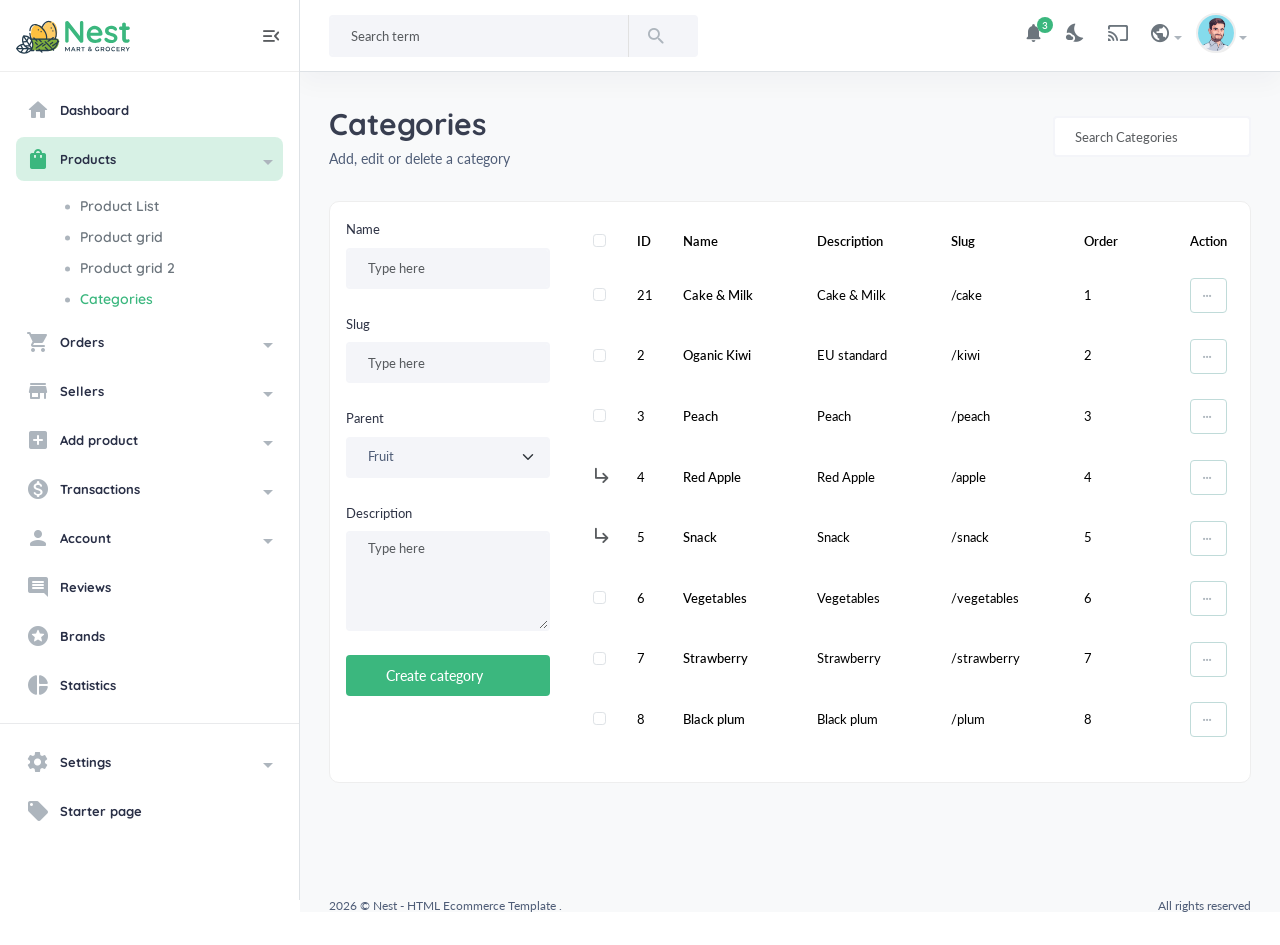
<file: backend/page-categories.html>
<!DOCTYPE html>
<html lang="en">
    <head>
        <meta charset="utf-8" />
        <title>Nest Dashboard</title>
        <meta http-equiv="x-ua-compatible" content="ie=edge" />
        <meta name="description" content="" />
        <meta name="viewport" content="width=device-width, initial-scale=1" />
        <meta property="og:title" content="" />
        <meta property="og:type" content="" />
        <meta property="og:url" content="" />
        <meta property="og:image" content="" />
        <!-- Favicon -->
        <link rel="shortcut icon" type="image/x-icon" href="assets/imgs/theme/favicon.svg" />
        <!-- Template CSS -->
        <script src="assets/js/vendors/color-modes.js"></script>
        <link href="assets/css/main.css?v=6.0" rel="stylesheet" type="text/css" />
    </head>

    <body>
        <div class="screen-overlay"></div>
        <aside class="navbar-aside" id="offcanvas_aside">
            <div class="aside-top">
                <a href="index.html" class="brand-wrap">
                    <img src="assets/imgs/theme/logo.svg" class="logo" alt="Nest Dashboard" />
                </a>
                <div>
                    <button class="btn btn-icon btn-aside-minimize"><i class="text-muted material-icons md-menu_open"></i></button>
                </div>
            </div>
            <nav>
                <ul class="menu-aside">
                    <li class="menu-item">
                        <a class="menu-link" href="index.html">
                            <i class="icon material-icons md-home"></i>
                            <span class="text">Dashboard</span>
                        </a>
                    </li>
                    <li class="menu-item has-submenu active">
                        <a class="menu-link" href="page-products-list.html">
                            <i class="icon material-icons md-shopping_bag"></i>
                            <span class="text">Products</span>
                        </a>
                        <div class="submenu">
                            <a href="page-products-list.html">Product List</a>
                            <a href="page-products-grid.html">Product grid</a>
                            <a href="page-products-grid-2.html">Product grid 2</a>
                            <a href="page-categories.html" class="active">Categories</a>
                        </div>
                    </li>
                    <li class="menu-item has-submenu">
                        <a class="menu-link" href="page-orders-1.html">
                            <i class="icon material-icons md-shopping_cart"></i>
                            <span class="text">Orders</span>
                        </a>
                        <div class="submenu">
                            <a href="page-orders-1.html">Order list 1</a>
                            <a href="page-orders-2.html">Order list 2</a>
                            <a href="page-orders-detail.html">Order detail</a>
                        </div>
                    </li>
                    <li class="menu-item has-submenu">
                        <a class="menu-link" href="page-sellers-cards.html">
                            <i class="icon material-icons md-store"></i>
                            <span class="text">Sellers</span>
                        </a>
                        <div class="submenu">
                            <a href="page-sellers-cards.html">Sellers cards</a>
                            <a href="page-sellers-list.html">Sellers list</a>
                            <a href="page-seller-detail.html">Seller profile</a>
                        </div>
                    </li>
                    <li class="menu-item has-submenu">
                        <a class="menu-link" href="page-form-product-1.html">
                            <i class="icon material-icons md-add_box"></i>
                            <span class="text">Add product</span>
                        </a>
                        <div class="submenu">
                            <a href="page-form-product-1.html">Add product 1</a>
                            <a href="page-form-product-2.html">Add product 2</a>
                            <a href="page-form-product-3.html">Add product 3</a>
                            <a href="page-form-product-4.html">Add product 4</a>
                        </div>
                    </li>
                    <li class="menu-item has-submenu">
                        <a class="menu-link" href="page-transactions-1.html">
                            <i class="icon material-icons md-monetization_on"></i>
                            <span class="text">Transactions</span>
                        </a>
                        <div class="submenu">
                            <a href="page-transactions-1.html">Transaction 1</a>
                            <a href="page-transactions-2.html">Transaction 2</a>
                        </div>
                    </li>
                    <li class="menu-item has-submenu">
                        <a class="menu-link" href="#">
                            <i class="icon material-icons md-person"></i>
                            <span class="text">Account</span>
                        </a>
                        <div class="submenu">
                            <a href="page-account-login.html">User login</a>
                            <a href="page-account-register.html">User registration</a>
                            <a href="page-error-404.html">Error 404</a>
                        </div>
                    </li>
                    <li class="menu-item">
                        <a class="menu-link" href="page-reviews.html">
                            <i class="icon material-icons md-comment"></i>
                            <span class="text">Reviews</span>
                        </a>
                    </li>
                    <li class="menu-item">
                        <a class="menu-link" href="page-brands.html"> <i class="icon material-icons md-stars"></i> <span class="text">Brands</span> </a>
                    </li>
                    <li class="menu-item">
                        <a class="menu-link" disabled href="#">
                            <i class="icon material-icons md-pie_chart"></i>
                            <span class="text">Statistics</span>
                        </a>
                    </li>
                </ul>
                <hr />
                <ul class="menu-aside">
                    <li class="menu-item has-submenu">
                        <a class="menu-link" href="#">
                            <i class="icon material-icons md-settings"></i>
                            <span class="text">Settings</span>
                        </a>
                        <div class="submenu">
                            <a href="page-settings-1.html">Setting sample 1</a>
                            <a href="page-settings-2.html">Setting sample 2</a>
                        </div>
                    </li>
                    <li class="menu-item">
                        <a class="menu-link" href="page-blank.html">
                            <i class="icon material-icons md-local_offer"></i>
                            <span class="text"> Starter page </span>
                        </a>
                    </li>
                </ul>
                <br />
                <br />
            </nav>
        </aside>
        <main class="main-wrap">
            <header class="main-header navbar">
                <div class="col-search">
                    <form class="searchform">
                        <div class="input-group">
                            <input list="search_terms" type="text" class="form-control" placeholder="Search term" />
                            <button class="btn btn-light bg" type="button"><i class="material-icons md-search"></i></button>
                        </div>
                        <datalist id="search_terms">
                            <option value="Products"></option>
                            <option value="New orders"></option>
                            <option value="Apple iphone"></option>
                            <option value="Ahmed Hassan"></option>
                        </datalist>
                    </form>
                </div>
                <div class="col-nav">
                    <button class="btn btn-icon btn-mobile me-auto" data-trigger="#offcanvas_aside"><i class="material-icons md-apps"></i></button>
                    <ul class="nav">
                        <li class="nav-item">
                            <a class="nav-link btn-icon" href="#">
                                <i class="material-icons md-notifications animation-shake"></i>
                                <span class="badge rounded-pill">3</span>
                            </a>
                        </li>
                        <li class="nav-item">
                            <a class="nav-link btn-icon darkmode" href="#"> <i class="material-icons md-nights_stay"></i> </a>
                        </li>
                        <li class="nav-item">
                            <a href="#" class="requestfullscreen nav-link btn-icon"><i class="material-icons md-cast"></i></a>
                        </li>
                        <li class="dropdown nav-item">
                            <a class="dropdown-toggle" data-bs-toggle="dropdown" href="#" id="dropdownLanguage" aria-expanded="false"><i class="material-icons md-public"></i></a>
                            <div class="dropdown-menu dropdown-menu-end" aria-labelledby="dropdownLanguage">
                                <a class="dropdown-item text-brand" href="#"><img src="assets/imgs/theme/flag-us.png" alt="English" />English</a>
                                <a class="dropdown-item" href="#"><img src="assets/imgs/theme/flag-fr.png" alt="Français" />Français</a>
                                <a class="dropdown-item" href="#"><img src="assets/imgs/theme/flag-jp.png" alt="Français" />日本語</a>
                                <a class="dropdown-item" href="#"><img src="assets/imgs/theme/flag-cn.png" alt="Français" />中国人</a>
                            </div>
                        </li>
                        <li class="dropdown nav-item">
                            <a class="dropdown-toggle" data-bs-toggle="dropdown" href="#" id="dropdownAccount" aria-expanded="false"> <img class="img-xs rounded-circle" src="assets/imgs/people/avatar-2.png" alt="User" /></a>
                            <div class="dropdown-menu dropdown-menu-end" aria-labelledby="dropdownAccount">
                                <a class="dropdown-item" href="#"><i class="material-icons md-perm_identity"></i>Edit Profile</a>
                                <a class="dropdown-item" href="#"><i class="material-icons md-settings"></i>Account Settings</a>
                                <a class="dropdown-item" href="#"><i class="material-icons md-account_balance_wallet"></i>Wallet</a>
                                <a class="dropdown-item" href="#"><i class="material-icons md-receipt"></i>Billing</a>
                                <a class="dropdown-item" href="#"><i class="material-icons md-help_outline"></i>Help center</a>
                                <div class="dropdown-divider"></div>
                                <a class="dropdown-item text-danger" href="#"><i class="material-icons md-exit_to_app"></i>Logout</a>
                            </div>
                        </li>
                    </ul>
                </div>
            </header>
            <section class="content-main">
                <div class="content-header">
                    <div>
                        <h2 class="content-title card-title">Categories</h2>
                        <p>Add, edit or delete a category</p>
                    </div>
                    <div>
                        <input type="text" placeholder="Search Categories" class="form-control bg-white" />
                    </div>
                </div>
                <div class="card">
                    <div class="card-body">
                        <div class="row">
                            <div class="col-md-3">
                                <form>
                                    <div class="mb-4">
                                        <label for="product_name" class="form-label">Name</label>
                                        <input type="text" placeholder="Type here" class="form-control" id="product_name" />
                                    </div>
                                    <div class="mb-4">
                                        <label for="product_slug" class="form-label">Slug</label>
                                        <input type="text" placeholder="Type here" class="form-control" id="product_slug" />
                                    </div>
                                    <div class="mb-4">
                                        <label class="form-label">Parent</label>
                                        <select class="form-select">
                                            <option>Fruit</option>
                                            <option>Snack</option>
                                        </select>
                                    </div>
                                    <div class="mb-4">
                                        <label class="form-label">Description</label>
                                        <textarea placeholder="Type here" class="form-control"></textarea>
                                    </div>
                                    <div class="d-grid">
                                        <button class="btn btn-primary">Create category</button>
                                    </div>
                                </form>
                            </div>
                            <div class="col-md-9">
                                <div class="table-responsive">
                                    <table class="table table-hover">
                                        <thead>
                                            <tr>
                                                <th class="text-center">
                                                    <div class="form-check">
                                                        <input class="form-check-input" type="checkbox" value="" />
                                                    </div>
                                                </th>
                                                <th>ID</th>
                                                <th>Name</th>
                                                <th>Description</th>
                                                <th>Slug</th>
                                                <th>Order</th>
                                                <th class="text-end">Action</th>
                                            </tr>
                                        </thead>
                                        <tbody>
                                            <tr>
                                                <td class="text-center">
                                                    <div class="form-check">
                                                        <input class="form-check-input" type="checkbox" value="" />
                                                    </div>
                                                </td>
                                                <td>21</td>
                                                <td><b>Cake & Milk</b></td>
                                                <td>Cake & Milk</td>
                                                <td>/cake</td>
                                                <td>1</td>
                                                <td class="text-end">
                                                    <div class="dropdown">
                                                        <a href="#" data-bs-toggle="dropdown" class="btn btn-light rounded btn-sm font-sm"> <i class="material-icons md-more_horiz"></i> </a>
                                                        <div class="dropdown-menu">
                                                            <a class="dropdown-item" href="#">View detail</a>
                                                            <a class="dropdown-item" href="#">Edit info</a>
                                                            <a class="dropdown-item text-danger" href="#">Delete</a>
                                                        </div>
                                                    </div>
                                                    <!-- dropdown //end -->
                                                </td>
                                            </tr>
                                            <tr>
                                                <td class="text-center">
                                                    <div class="form-check">
                                                        <input class="form-check-input" type="checkbox" value="" />
                                                    </div>
                                                </td>
                                                <td>2</td>
                                                <td><b>Oganic Kiwi</b></td>
                                                <td>EU standard</td>
                                                <td>/kiwi</td>
                                                <td>2</td>
                                                <td class="text-end">
                                                    <div class="dropdown">
                                                        <a href="#" data-bs-toggle="dropdown" class="btn btn-light rounded btn-sm font-sm"> <i class="material-icons md-more_horiz"></i> </a>
                                                        <div class="dropdown-menu">
                                                            <a class="dropdown-item" href="#">View detail</a>
                                                            <a class="dropdown-item" href="#">Edit info</a>
                                                            <a class="dropdown-item text-danger" href="#">Delete</a>
                                                        </div>
                                                    </div>
                                                    <!-- dropdown //end -->
                                                </td>
                                            </tr>
                                            <tr>
                                                <td class="text-center">
                                                    <div class="form-check">
                                                        <input class="form-check-input" type="checkbox" value="" />
                                                    </div>
                                                </td>
                                                <td>3</td>
                                                <td><b>Peach</b></td>
                                                <td>Peach</td>
                                                <td>/peach</td>
                                                <td>3</td>
                                                <td class="text-end">
                                                    <div class="dropdown">
                                                        <a href="#" data-bs-toggle="dropdown" class="btn btn-light rounded btn-sm font-sm"> <i class="material-icons md-more_horiz"></i> </a>
                                                        <div class="dropdown-menu">
                                                            <a class="dropdown-item" href="#">View detail</a>
                                                            <a class="dropdown-item" href="#">Edit info</a>
                                                            <a class="dropdown-item text-danger" href="#">Delete</a>
                                                        </div>
                                                    </div>
                                                    <!-- dropdown //end -->
                                                </td>
                                            </tr>
                                            <tr>
                                                <td class="text-center"><i class="material-icons md-subdirectory_arrow_right text-muted"></i></td>
                                                <td>4</td>
                                                <td><b>Red Apple</b></td>
                                                <td>Red Apple</td>
                                                <td>/apple</td>
                                                <td>4</td>
                                                <td class="text-end">
                                                    <div class="dropdown">
                                                        <a href="#" data-bs-toggle="dropdown" class="btn btn-light rounded btn-sm font-sm"> <i class="material-icons md-more_horiz"></i> </a>
                                                        <div class="dropdown-menu">
                                                            <a class="dropdown-item" href="#">View detail</a>
                                                            <a class="dropdown-item" href="#">Edit info</a>
                                                            <a class="dropdown-item text-danger" href="#">Delete</a>
                                                        </div>
                                                    </div>
                                                    <!-- dropdown //end -->
                                                </td>
                                            </tr>
                                            <tr>
                                                <td class="text-center"><i class="material-icons md-subdirectory_arrow_right text-muted"></i></td>
                                                <td>5</td>
                                                <td><b>Snack</b></td>
                                                <td>Snack</td>
                                                <td>/snack</td>
                                                <td>5</td>
                                                <td class="text-end">
                                                    <div class="dropdown">
                                                        <a href="#" data-bs-toggle="dropdown" class="btn btn-light rounded btn-sm font-sm"> <i class="material-icons md-more_horiz"></i> </a>
                                                        <div class="dropdown-menu">
                                                            <a class="dropdown-item" href="#">View detail</a>
                                                            <a class="dropdown-item" href="#">Edit info</a>
                                                            <a class="dropdown-item text-danger" href="#">Delete</a>
                                                        </div>
                                                    </div>
                                                    <!-- dropdown //end -->
                                                </td>
                                            </tr>
                                            <tr>
                                                <td class="text-center">
                                                    <div class="form-check">
                                                        <input class="form-check-input" type="checkbox" value="" />
                                                    </div>
                                                </td>
                                                <td>6</td>
                                                <td><b>Vegetables</b></td>
                                                <td>Vegetables</td>
                                                <td>/vegetables</td>
                                                <td>6</td>
                                                <td class="text-end">
                                                    <div class="dropdown">
                                                        <a href="#" data-bs-toggle="dropdown" class="btn btn-light rounded btn-sm font-sm"> <i class="material-icons md-more_horiz"></i> </a>
                                                        <div class="dropdown-menu">
                                                            <a class="dropdown-item" href="#">View detail</a>
                                                            <a class="dropdown-item" href="#">Edit info</a>
                                                            <a class="dropdown-item text-danger" href="#">Delete</a>
                                                        </div>
                                                    </div>
                                                    <!-- dropdown //end -->
                                                </td>
                                            </tr>
                                            <tr>
                                                <td class="text-center">
                                                    <div class="form-check">
                                                        <input class="form-check-input" type="checkbox" value="" />
                                                    </div>
                                                </td>
                                                <td>7</td>
                                                <td><b>Strawberry</b></td>
                                                <td>Strawberry</td>
                                                <td>/strawberry</td>
                                                <td>7</td>
                                                <td class="text-end">
                                                    <div class="dropdown">
                                                        <a href="#" data-bs-toggle="dropdown" class="btn btn-light rounded btn-sm font-sm"> <i class="material-icons md-more_horiz"></i> </a>
                                                        <div class="dropdown-menu">
                                                            <a class="dropdown-item" href="#">View detail</a>
                                                            <a class="dropdown-item" href="#">Edit info</a>
                                                            <a class="dropdown-item text-danger" href="#">Delete</a>
                                                        </div>
                                                    </div>
                                                    <!-- dropdown //end -->
                                                </td>
                                            </tr>
                                            <tr>
                                                <td class="text-center">
                                                    <div class="form-check">
                                                        <input class="form-check-input" type="checkbox" value="" />
                                                    </div>
                                                </td>
                                                <td>8</td>
                                                <td><b>Black plum</b></td>
                                                <td>Black plum</td>
                                                <td>/plum</td>
                                                <td>8</td>
                                                <td class="text-end">
                                                    <div class="dropdown">
                                                        <a href="#" data-bs-toggle="dropdown" class="btn btn-light rounded btn-sm font-sm"> <i class="material-icons md-more_horiz"></i> </a>
                                                        <div class="dropdown-menu">
                                                            <a class="dropdown-item" href="#">View detail</a>
                                                            <a class="dropdown-item" href="#">Edit info</a>
                                                            <a class="dropdown-item text-danger" href="#">Delete</a>
                                                        </div>
                                                    </div>
                                                    <!-- dropdown //end -->
                                                </td>
                                            </tr>
                                        </tbody>
                                    </table>
                                </div>
                            </div>
                            <!-- .col// -->
                        </div>
                        <!-- .row // -->
                    </div>
                    <!-- card body .// -->
                </div>
                <!-- card .// -->
            </section>
            <!-- content-main end// -->
            <footer class="main-footer font-xs">
                <div class="row pb-30 pt-15">
                    <div class="col-sm-6">
                        <script>
                            document.write(new Date().getFullYear());
                        </script>
                        &copy; Nest - HTML Ecommerce Template .
                    </div>
                    <div class="col-sm-6">
                        <div class="text-sm-end">All rights reserved</div>
                    </div>
                </div>
            </footer>
        </main>
        <script src="assets/js/vendors/jquery-3.6.0.min.js"></script>
        <script src="assets/js/vendors/bootstrap.bundle.min.js"></script>
        <script src="assets/js/vendors/select2.min.js"></script>
        <script src="assets/js/vendors/perfect-scrollbar.js"></script>
        <script src="assets/js/vendors/jquery.fullscreen.min.js"></script>
        <!-- Main Script -->
        <script src="assets/js/main.js?v=6.0" type="text/javascript"></script>
    </body>
</html>
</file>
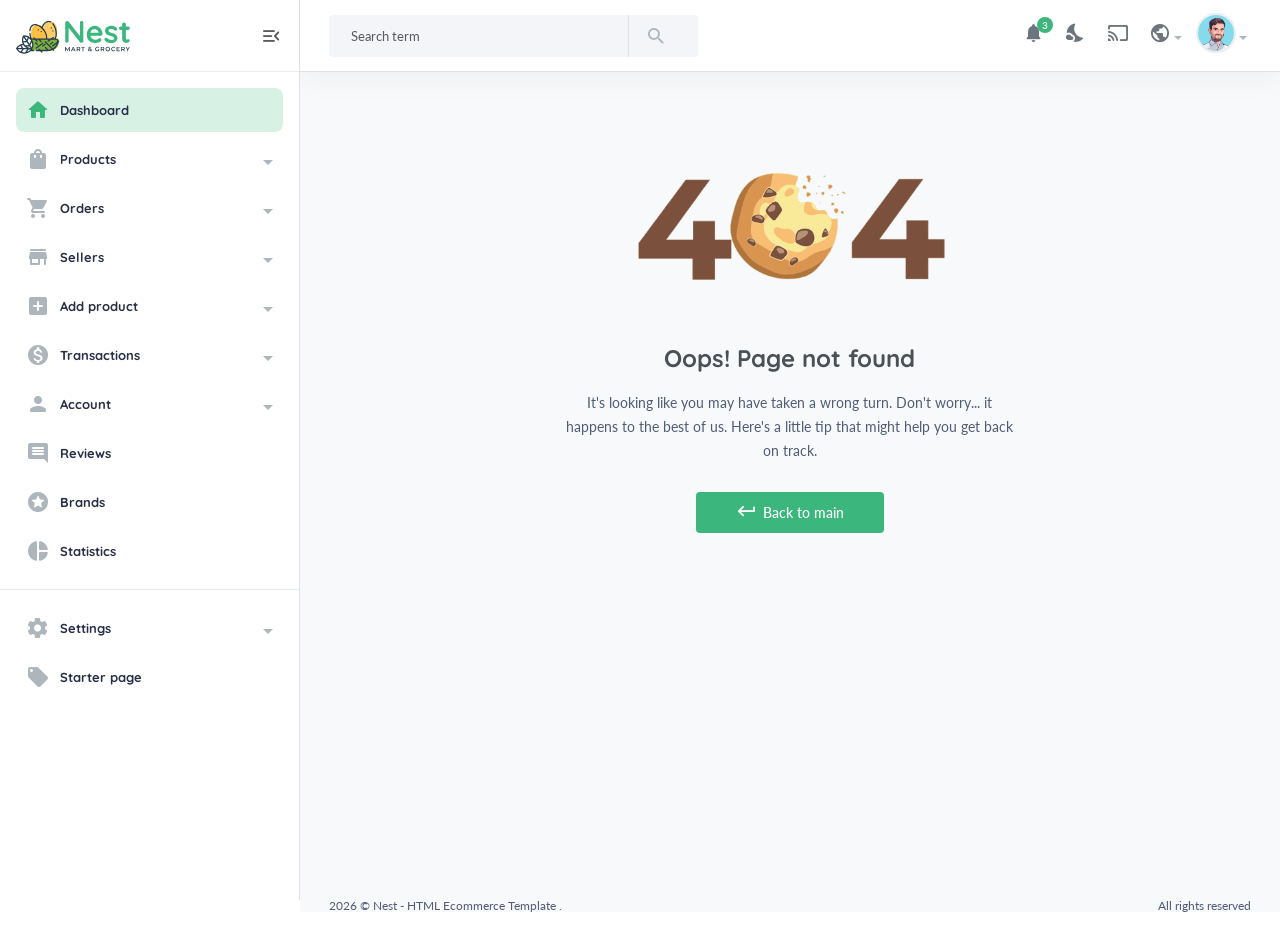
<file: backend/page-error-404.html>
<!DOCTYPE html>
<html lang="en">
    <head>
        <meta charset="utf-8" />
        <title>Nest Dashboard</title>
        <meta http-equiv="x-ua-compatible" content="ie=edge" />
        <meta name="description" content="" />
        <meta name="viewport" content="width=device-width, initial-scale=1" />
        <meta property="og:title" content="" />
        <meta property="og:type" content="" />
        <meta property="og:url" content="" />
        <meta property="og:image" content="" />
        
        <!-- Favicon -->
        <link rel="shortcut icon" type="image/x-icon" href="assets/imgs/theme/favicon.svg" />
        <!-- Template CSS -->
        <script src="assets/js/vendors/color-modes.js"></script>
        <link href="assets/css/main.css?v=6.0" rel="stylesheet" type="text/css" />
    </head>

    <body>
        <div class="screen-overlay"></div>
        <aside class="navbar-aside" id="offcanvas_aside">
            <div class="aside-top">
                <a href="index.html" class="brand-wrap">
                    <img src="assets/imgs/theme/logo.svg" class="logo" alt="Nest Dashboard" />
                </a>
                <div>
                    <button class="btn btn-icon btn-aside-minimize"><i class="text-muted material-icons md-menu_open"></i></button>
                </div>
            </div>
            <nav>
                <ul class="menu-aside">
                    <li class="menu-item active">
                        <a class="menu-link" href="index.html">
                            <i class="icon material-icons md-home"></i>
                            <span class="text">Dashboard</span>
                        </a>
                    </li>
                    <li class="menu-item has-submenu">
                        <a class="menu-link" href="page-products-list.html">
                            <i class="icon material-icons md-shopping_bag"></i>
                            <span class="text">Products</span>
                        </a>
                        <div class="submenu">
                            <a href="page-products-list.html">Product List</a>
                            <a href="page-products-grid.html">Product grid</a>
                            <a href="page-products-grid-2.html">Product grid 2</a>
                            <a href="page-categories.html">Categories</a>
                        </div>
                    </li>
                    <li class="menu-item has-submenu">
                        <a class="menu-link" href="page-orders-1.html">
                            <i class="icon material-icons md-shopping_cart"></i>
                            <span class="text">Orders</span>
                        </a>
                        <div class="submenu">
                            <a href="page-orders-1.html">Order list 1</a>
                            <a href="page-orders-2.html">Order list 2</a>
                            <a href="page-orders-detail.html">Order detail</a>
                        </div>
                    </li>
                    <li class="menu-item has-submenu">
                        <a class="menu-link" href="page-sellers-cards.html">
                            <i class="icon material-icons md-store"></i>
                            <span class="text">Sellers</span>
                        </a>
                        <div class="submenu">
                            <a href="page-sellers-cards.html">Sellers cards</a>
                            <a href="page-sellers-list.html">Sellers list</a>
                            <a href="page-seller-detail.html">Seller profile</a>
                        </div>
                    </li>
                    <li class="menu-item has-submenu">
                        <a class="menu-link" href="page-form-product-1.html">
                            <i class="icon material-icons md-add_box"></i>
                            <span class="text">Add product</span>
                        </a>
                        <div class="submenu">
                            <a href="page-form-product-1.html">Add product 1</a>
                            <a href="page-form-product-2.html">Add product 2</a>
                            <a href="page-form-product-3.html">Add product 3</a>
                            <a href="page-form-product-4.html">Add product 4</a>
                        </div>
                    </li>
                    <li class="menu-item has-submenu">
                        <a class="menu-link" href="page-transactions-1.html">
                            <i class="icon material-icons md-monetization_on"></i>
                            <span class="text">Transactions</span>
                        </a>
                        <div class="submenu">
                            <a href="page-transactions-1.html">Transaction 1</a>
                            <a href="page-transactions-2.html">Transaction 2</a>
                        </div>
                    </li>
                    <li class="menu-item has-submenu">
                        <a class="menu-link" href="#">
                            <i class="icon material-icons md-person"></i>
                            <span class="text">Account</span>
                        </a>
                        <div class="submenu">
                            <a href="page-account-login.html">User login</a>
                            <a href="page-account-register.html">User registration</a>
                            <a href="page-error-404.html">Error 404</a>
                        </div>
                    </li>
                    <li class="menu-item">
                        <a class="menu-link" href="page-reviews.html">
                            <i class="icon material-icons md-comment"></i>
                            <span class="text">Reviews</span>
                        </a>
                    </li>
                    <li class="menu-item">
                        <a class="menu-link" href="page-brands.html"> <i class="icon material-icons md-stars"></i> <span class="text">Brands</span> </a>
                    </li>
                    <li class="menu-item">
                        <a class="menu-link" disabled href="#">
                            <i class="icon material-icons md-pie_chart"></i>
                            <span class="text">Statistics</span>
                        </a>
                    </li>
                </ul>
                <hr />
                <ul class="menu-aside">
                    <li class="menu-item has-submenu">
                        <a class="menu-link" href="#">
                            <i class="icon material-icons md-settings"></i>
                            <span class="text">Settings</span>
                        </a>
                        <div class="submenu">
                            <a href="page-settings-1.html">Setting sample 1</a>
                            <a href="page-settings-2.html">Setting sample 2</a>
                        </div>
                    </li>
                    <li class="menu-item">
                        <a class="menu-link" href="page-blank.html">
                            <i class="icon material-icons md-local_offer"></i>
                            <span class="text"> Starter page </span>
                        </a>
                    </li>
                </ul>
                <br />
                <br />
            </nav>
        </aside>
        <main class="main-wrap">
            <header class="main-header navbar">
                <div class="col-search">
                    <form class="searchform">
                        <div class="input-group">
                            <input list="search_terms" type="text" class="form-control" placeholder="Search term" />
                            <button class="btn btn-light bg" type="button"><i class="material-icons md-search"></i></button>
                        </div>
                        <datalist id="search_terms">
                            <option value="Products"></option>
                            <option value="New orders"></option>
                            <option value="Apple iphone"></option>
                            <option value="Ahmed Hassan"></option>
                        </datalist>
                    </form>
                </div>
                <div class="col-nav">
                    <button class="btn btn-icon btn-mobile me-auto" data-trigger="#offcanvas_aside"><i class="material-icons md-apps"></i></button>
                    <ul class="nav">
                        <li class="nav-item">
                            <a class="nav-link btn-icon" href="#">
                                <i class="material-icons md-notifications animation-shake"></i>
                                <span class="badge rounded-pill">3</span>
                            </a>
                        </li>
                        <li class="nav-item">
                            <a class="nav-link btn-icon darkmode" href="#"> <i class="material-icons md-nights_stay"></i> </a>
                        </li>
                        <li class="nav-item">
                            <a href="#" class="requestfullscreen nav-link btn-icon"><i class="material-icons md-cast"></i></a>
                        </li>
                        <li class="dropdown nav-item">
                            <a class="dropdown-toggle" data-bs-toggle="dropdown" href="#" id="dropdownLanguage" aria-expanded="false"><i class="material-icons md-public"></i></a>
                            <div class="dropdown-menu dropdown-menu-end" aria-labelledby="dropdownLanguage">
                                <a class="dropdown-item text-brand" href="#"><img src="assets/imgs/theme/flag-us.png" alt="English" />English</a>
                                <a class="dropdown-item" href="#"><img src="assets/imgs/theme/flag-fr.png" alt="Français" />Français</a>
                                <a class="dropdown-item" href="#"><img src="assets/imgs/theme/flag-jp.png" alt="Français" />日本語</a>
                                <a class="dropdown-item" href="#"><img src="assets/imgs/theme/flag-cn.png" alt="Français" />中国人</a>
                            </div>
                        </li>
                        <li class="dropdown nav-item">
                            <a class="dropdown-toggle" data-bs-toggle="dropdown" href="#" id="dropdownAccount" aria-expanded="false"> <img class="img-xs rounded-circle" src="assets/imgs/people/avatar-2.png" alt="User" /></a>
                            <div class="dropdown-menu dropdown-menu-end" aria-labelledby="dropdownAccount">
                                <a class="dropdown-item" href="#"><i class="material-icons md-perm_identity"></i>Edit Profile</a>
                                <a class="dropdown-item" href="#"><i class="material-icons md-settings"></i>Account Settings</a>
                                <a class="dropdown-item" href="#"><i class="material-icons md-account_balance_wallet"></i>Wallet</a>
                                <a class="dropdown-item" href="#"><i class="material-icons md-receipt"></i>Billing</a>
                                <a class="dropdown-item" href="#"><i class="material-icons md-help_outline"></i>Help center</a>
                                <div class="dropdown-divider"></div>
                                <a class="dropdown-item text-danger" href="#"><i class="material-icons md-exit_to_app"></i>Logout</a>
                            </div>
                        </li>
                    </ul>
                </div>
            </header>
            <section class="content-main">
                <div class="row mt-60">
                    <div class="col-sm-12">
                        <div class="w-50 mx-auto text-center">
                            <img src="assets/imgs/theme/404.png" width="350" alt="Page Not Found" />
                            <h3 class="mt-40 mb-15">Oops! Page not found</h3>
                            <p>It's looking like you may have taken a wrong turn. Don't worry... it happens to the best of us. Here's a little tip that might help you get back on track.</p>
                            <a href="index.html" class="btn btn-primary mt-4"><i class="material-icons md-keyboard_return"></i> Back to main</a>
                        </div>
                    </div>
                </div>
            </section>
            <!-- content-main end// -->
            <footer class="main-footer font-xs">
                <div class="row pb-30 pt-15">
                    <div class="col-sm-6">
                        <script>
                            document.write(new Date().getFullYear());
                        </script>
                        &copy; Nest - HTML Ecommerce Template .
                    </div>
                    <div class="col-sm-6">
                        <div class="text-sm-end">All rights reserved</div>
                    </div>
                </div>
            </footer>
        </main>
        <script src="assets/js/vendors/jquery-3.6.0.min.js"></script>
        <script src="assets/js/vendors/bootstrap.bundle.min.js"></script>
        <script src="assets/js/vendors/select2.min.js"></script>
        <script src="assets/js/vendors/perfect-scrollbar.js"></script>
        <script src="assets/js/vendors/jquery.fullscreen.min.js"></script>
        <!-- Main Script -->
        <script src="assets/js/main.js?v=6.0" type="text/javascript"></script>
    </body>
</html>
</file>
<file: assets/syntax-highlighter/styles/shCore.css>
/**
 * SyntaxHighlighter
 * http://alexgorbatchev.com/SyntaxHighlighter
 *
 * SyntaxHighlighter is donationware. If you are using it, please donate.
 * http://alexgorbatchev.com/SyntaxHighlighter/donate.html
 *
 * @version
 * 3.0.83 (July 02 2010)
 * 
 * @copyright
 * Copyright (C) 2004-2010 Alex Gorbatchev.
 *
 * @license
 * Dual licensed under the MIT and GPL licenses.
 */
.syntaxhighlighter a,
.syntaxhighlighter div,
.syntaxhighlighter code,
.syntaxhighlighter table,
.syntaxhighlighter table td,
.syntaxhighlighter table tr,
.syntaxhighlighter table tbody,
.syntaxhighlighter table thead,
.syntaxhighlighter table caption,
.syntaxhighlighter textarea {
  -moz-border-radius: 0 0 0 0 !important;
  -webkit-border-radius: 0 0 0 0 !important;
  background: none !important;
  border: 0 !important;
  bottom: auto !important;
  float: none !important;
  height: auto !important;
  left: auto !important;
  line-height: 1.1em !important;
  margin: 0 !important;
  outline: 0 !important;
  overflow: visible !important;
  padding: 0 !important;
  position: static !important;
  right: auto !important;
  text-align: left !important;
  top: auto !important;
  vertical-align: baseline !important;
  width: auto !important;
  box-sizing: content-box !important;
  font-family: "Consolas", "Bitstream Vera Sans Mono", "Courier New", Courier, monospace !important;
  font-weight: normal !important;
  font-style: normal !important;
  font-size: 1em !important;
  min-height: inherit !important;
  min-height: auto !important;
}

.syntaxhighlighter {
  width: 100% !important;
  margin: 1em 0 1em 0 !important;
  position: relative !important;
  overflow: auto !important;
  font-size: 1em !important;
}
.syntaxhighlighter.source {
  overflow: hidden !important;
}
.syntaxhighlighter .bold {
  font-weight: bold !important;
}
.syntaxhighlighter .italic {
  font-style: italic !important;
}
.syntaxhighlighter .line {
  white-space: pre !important;
}
.syntaxhighlighter table {
  width: 100% !important;
}
.syntaxhighlighter table caption {
  text-align: left !important;
  padding: .5em 0 0.5em 1em !important;
}
.syntaxhighlighter table td.code {
  width: 100% !important;
}
.syntaxhighlighter table td.code .container {
  position: relative !important;
}
.syntaxhighlighter table td.code .container textarea {
  box-sizing: border-box !important;
  position: absolute !important;
  left: 0 !important;
  top: 0 !important;
  width: 100% !important;
  height: 100% !important;
  border: none !important;
  background: white !important;
  padding-left: 1em !important;
  overflow: hidden !important;
  white-space: pre !important;
}
.syntaxhighlighter table td.gutter .line {
  text-align: right !important;
  padding: 0 0.5em 0 1em !important;
}
.syntaxhighlighter table td.code .line {
  padding: 0 1em !important;
}
.syntaxhighlighter.nogutter td.code .container textarea, .syntaxhighlighter.nogutter td.code .line {
  padding-left: 0em !important;
}
.syntaxhighlighter.show {
  display: block !important;
}
.syntaxhighlighter.collapsed table {
  display: none !important;
}
.syntaxhighlighter.collapsed .toolbar {
  padding: 0.1em 0.8em 0em 0.8em !important;
  font-size: 1em !important;
  position: static !important;
  width: auto !important;
  height: auto !important;
}
.syntaxhighlighter.collapsed .toolbar span {
  display: inline !important;
  margin-right: 1em !important;
}
.syntaxhighlighter.collapsed .toolbar span a {
  padding: 0 !important;
  display: none !important;
}
.syntaxhighlighter.collapsed .toolbar span a.expandSource {
  display: inline !important;
}
.syntaxhighlighter .toolbar {
  position: absolute !important;
  right: 1px !important;
  top: 1px !important;
  width: 11px !important;
  height: 11px !important;
  font-size: 10px !important;
  z-index: 10 !important;
}
.syntaxhighlighter .toolbar span.title {
  display: inline !important;
}
.syntaxhighlighter .toolbar a {
  display: block !important;
  text-align: center !important;
  text-decoration: none !important;
  padding-top: 1px !important;
}
.syntaxhighlighter .toolbar a.expandSource {
  display: none !important;
}
.syntaxhighlighter.ie {
  font-size: .9em !important;
  padding: 1px 0 1px 0 !important;
}
.syntaxhighlighter.ie .toolbar {
  line-height: 8px !important;
}
.syntaxhighlighter.ie .toolbar a {
  padding-top: 0px !important;
}
.syntaxhighlighter.printing .line.alt1 .content,
.syntaxhighlighter.printing .line.alt2 .content,
.syntaxhighlighter.printing .line.highlighted .number,
.syntaxhighlighter.printing .line.highlighted.alt1 .content,
.syntaxhighlighter.printing .line.highlighted.alt2 .content {
  background: none !important;
}
.syntaxhighlighter.printing .line .number {
  color: #bbbbbb !important;
}
.syntaxhighlighter.printing .line .content {
  color: black !important;
}
.syntaxhighlighter.printing .toolbar {
  display: none !important;
}
.syntaxhighlighter.printing a {
  text-decoration: none !important;
}
.syntaxhighlighter.printing .plain, .syntaxhighlighter.printing .plain a {
  color: black !important;
}
.syntaxhighlighter.printing .comments, .syntaxhighlighter.printing .comments a {
  color: #008200 !important;
}
.syntaxhighlighter.printing .string, .syntaxhighlighter.printing .string a {
  color: blue !important;
}
.syntaxhighlighter.printing .keyword {
  color: #006699 !important;
  font-weight: bold !important;
}
.syntaxhighlighter.printing .preprocessor {
  color: gray !important;
}
.syntaxhighlighter.printing .variable {
  color: #aa7700 !important;
}
.syntaxhighlighter.printing .value {
  color: #009900 !important;
}
.syntaxhighlighter.printing .functions {
  color: #ff1493 !important;
}
.syntaxhighlighter.printing .constants {
  color: #0066cc !important;
}
.syntaxhighlighter.printing .script {
  font-weight: bold !important;
}
.syntaxhighlighter.printing .color1, .syntaxhighlighter.printing .color1 a {
  color: gray !important;
}
.syntaxhighlighter.printing .color2, .syntaxhighlighter.printing .color2 a {
  color: #ff1493 !important;
}
.syntaxhighlighter.printing .color3, .syntaxhighlighter.printing .color3 a {
  color: red !important;
}
.syntaxhighlighter.printing .break, .syntaxhighlighter.printing .break a {
  color: black !important;
}
</file>
<file: assets/syntax-highlighter/styles/shThemeDefault.css>
/**
 * SyntaxHighlighter
 * http://alexgorbatchev.com/SyntaxHighlighter
 *
 * SyntaxHighlighter is donationware. If you are using it, please donate.
 * http://alexgorbatchev.com/SyntaxHighlighter/donate.html
 *
 * @version
 * 3.0.83 (July 02 2010)
 * 
 * @copyright
 * Copyright (C) 2004-2010 Alex Gorbatchev.
 *
 * @license
 * Dual licensed under the MIT and GPL licenses.
 */
.syntaxhighlighter {
  background-color: white !important;
  max-height:450px;
}
.syntaxhighlighter .line.alt1 {
  background-color: white !important;
}
.syntaxhighlighter .line.alt2 {
  background-color: white !important;
}
.syntaxhighlighter .line.highlighted.alt1, .syntaxhighlighter .line.highlighted.alt2 {
  background-color: #e0e0e0 !important;
}
.syntaxhighlighter .line.highlighted.number {
  color: black !important;
}
.syntaxhighlighter table caption {
  color: black !important;
}
.syntaxhighlighter .gutter {
  color: #afafaf !important;
}
.syntaxhighlighter .gutter .line {
  border-right: 3px solid #6ce26c !important;
}
.syntaxhighlighter .gutter .line.highlighted {
  background-color: #6ce26c !important;
  color: white !important;
}
.syntaxhighlighter.printing .line .content {
  border: none !important;
}
.syntaxhighlighter.collapsed {
  overflow: visible !important;
}
.syntaxhighlighter.collapsed .toolbar {
  color: blue !important;
  background: white !important;
  border: 1px solid #6ce26c !important;
}
.syntaxhighlighter.collapsed .toolbar a {
  color: blue !important;
}
.syntaxhighlighter.collapsed .toolbar a:hover {
  color: red !important;
}
.syntaxhighlighter .toolbar {
  color: white !important;
  background: #6ce26c !important;
  border: none !important;
}
.syntaxhighlighter .toolbar a {
  color: white !important;
}
.syntaxhighlighter .toolbar a:hover {
  color: black !important;
}
.syntaxhighlighter .plain, .syntaxhighlighter .plain a {
  color: black !important;
}
.syntaxhighlighter .comments, .syntaxhighlighter .comments a {
  color: #008200 !important;
}
.syntaxhighlighter .string, .syntaxhighlighter .string a {
  color: blue !important;
}
.syntaxhighlighter .keyword {
  color: #006699 !important;
}
.syntaxhighlighter .preprocessor {
  color: gray !important;
}
.syntaxhighlighter .variable {
  color: #aa7700 !important;
}
.syntaxhighlighter .value {
  color: #009900 !important;
}
.syntaxhighlighter .functions {
  color: #ff1493 !important;
}
.syntaxhighlighter .constants {
  color: #0066cc !important;
}
.syntaxhighlighter .script {
  font-weight: bold !important;
  color: #006699 !important;
  background-color: none !important;
}
.syntaxhighlighter .color1, .syntaxhighlighter .color1 a {
  color: gray !important;
}
.syntaxhighlighter .color2, .syntaxhighlighter .color2 a {
  color: #ff1493 !important;
}
.syntaxhighlighter .color3, .syntaxhighlighter .color3 a {
  color: red !important;
}

.syntaxhighlighter .keyword {
  font-weight: bold !important;
}
</file>
<file: assets/css/vendor/perfect-scrollbar.css>
/*
 * Container style
 */
.ps {
  overflow: hidden !important;
  overflow-anchor: none;
  -ms-overflow-style: none;
  touch-action: auto;
  -ms-touch-action: auto;
}

/*
 * Scrollbar rail styles
 */
.ps__rail-x {
  display: none;
  opacity: 0;
  transition: background-color .2s linear, opacity .2s linear;
  -webkit-transition: background-color .2s linear, opacity .2s linear;
  height: 15px;
  /* there must be 'bottom' or 'top' for ps__rail-x */
  bottom: 0px;
  /* please don't change 'position' */
  position: absolute;
}

.ps__rail-y {
  display: none;
  opacity: 0;
  transition: background-color .2s linear, opacity .2s linear;
  -webkit-transition: background-color .2s linear, opacity .2s linear;
  width: 15px;
  /* there must be 'right' or 'left' for ps__rail-y */
  right: 0;
  /* please don't change 'position' */
  position: absolute;
}

.ps--active-x > .ps__rail-x,
.ps--active-y > .ps__rail-y {
  display: block;
  background-color: transparent;
}

.ps:hover > .ps__rail-x,
.ps:hover > .ps__rail-y,
.ps--focus > .ps__rail-x,
.ps--focus > .ps__rail-y,
.ps--scrolling-x > .ps__rail-x,
.ps--scrolling-y > .ps__rail-y {
  opacity: 0.6;
}

.ps .ps__rail-x:hover,
.ps .ps__rail-y:hover,
.ps .ps__rail-x:focus,
.ps .ps__rail-y:focus,
.ps .ps__rail-x.ps--clicking,
.ps .ps__rail-y.ps--clicking {
  background-color: #eee;
  opacity: 0.9;
}

/*
 * Scrollbar thumb styles
 */
.ps__thumb-x {
  background-color: #aaa;
  border-radius: 6px;
  transition: background-color .2s linear, height .2s ease-in-out;
  -webkit-transition: background-color .2s linear, height .2s ease-in-out;
  height: 6px;
  /* there must be 'bottom' for ps__thumb-x */
  bottom: 2px;
  /* please don't change 'position' */
  position: absolute;
}

.ps__thumb-y {
  background-color: #aaa;
  border-radius: 6px;
  transition: background-color .2s linear, width .2s ease-in-out;
  -webkit-transition: background-color .2s linear, width .2s ease-in-out;
  width: 6px;
  /* there must be 'right' for ps__thumb-y */
  right: 2px;
  /* please don't change 'position' */
  position: absolute;
}

.ps__rail-x:hover > .ps__thumb-x,
.ps__rail-x:focus > .ps__thumb-x,
.ps__rail-x.ps--clicking .ps__thumb-x {
  background-color: #999;
  height: 11px;
}

.ps__rail-y:hover > .ps__thumb-y,
.ps__rail-y:focus > .ps__thumb-y,
.ps__rail-y.ps--clicking .ps__thumb-y {
  background-color: #999;
  width: 11px;
}

/* MS supports */
@supports (-ms-overflow-style: none) {
  .ps {
    overflow: auto !important;
  }
}

@media screen and (-ms-high-contrast: active), (-ms-high-contrast: none) {
  .ps {
    overflow: auto !important;
  }
}
</file>
<file: assets/css/main.css>
:root{--primary-font:'Roboto',sans-serif;--primary-color:#0dc270;--theme-color:#50D8D1;--action-color:#098178;--typo-dark:#111111;--typo-body:#444444;--typo-mid:#8A94A6;--typo-light:#A6AEBC;--bg-light:#F8F9FB;--color-success:#00865A;--color-alert:#F07300;--color-info:#0D55CF;--color-error:#DD2727;--radius:4px;--radius-big:6px;--radius-small:2px;--w-light:300;--w-regular:400;--w-medium:500;--w-semi-bold:600;--w-bold:700;--w-extra-bold:800;--w-black:900}
.m-0{margin:0rem}
.p-0{padding:0rem}
.m-t-0{margin-top:0rem}
.p-t-0{padding-top:0rem}
@media (max-width:991px){
	.lg-m-0{margin:0rem!important}
	.lg-p-0{padding:0rem!important}
	.lg-m-t-0{margin-top:0rem!important}
	.lg-p-t-0{padding-top:0rem!important}
}
@media (max-width:767px){
	.md-m-0{margin:0rem!important}
	.md-p-0{padding:0rem!important}
	.md-m-t-0{margin-top:0rem!important}
	.md-p-t-0{padding-top:0rem!important}
}
.m-0{margin:0rem}
.p-0{padding:0rem}
.m-r-0{margin-right:0rem}
.p-r-0{padding-right:0rem}
@media (max-width:991px){
	.lg-m-0{margin:0rem!important}
	.lg-p-0{padding:0rem!important}
	.lg-m-r-0{margin-right:0rem!important}
	.lg-p-r-0{padding-right:0rem!important}
}
@media (max-width:767px){
	.md-m-0{margin:0rem!important}
	.md-p-0{padding:0rem!important}
	.md-m-r-0{margin-right:0rem!important}
	.md-p-r-0{padding-right:0rem!important}
}
.m-0{margin:0rem}
.p-0{padding:0rem}
.m-b-0{margin-bottom:0rem}
.p-b-0{padding-bottom:0rem}
@media (max-width:991px){
	.lg-m-0{margin:0rem!important}
	.lg-p-0{padding:0rem!important}
	.lg-m-b-0{margin-bottom:0rem!important}
	.lg-p-b-0{padding-bottom:0rem!important}
}
@media (max-width:767px){
	.md-m-0{margin:0rem!important}
	.md-p-0{padding:0rem!important}
	.md-m-b-0{margin-bottom:0rem!important}
	.md-p-b-0{padding-bottom:0rem!important}
}
.m-0{margin:0rem}
.p-0{padding:0rem}
.m-l-0{margin-left:0rem}
.p-l-0{padding-left:0rem}
@media (max-width:991px){
	.lg-m-0{margin:0rem!important}
	.lg-p-0{padding:0rem!important}
	.lg-m-l-0{margin-left:0rem!important}
	.lg-p-l-0{padding-left:0rem!important}
}
@media (max-width:767px){
	.md-m-0{margin:0rem!important}
	.md-p-0{padding:0rem!important}
	.md-m-l-0{margin-left:0rem!important}
	.md-p-l-0{padding-left:0rem!important}
}
.m-5{margin:.5rem}
.p-5{padding:.5rem}
.m-t-5{margin-top:.5rem}
.p-t-5{padding-top:.5rem}
@media (max-width:991px){
	.lg-m-5{margin:.5rem!important}
	.lg-p-5{padding:.5rem!important}
	.lg-m-t-5{margin-top:.5rem!important}
	.lg-p-t-5{padding-top:.5rem!important}
}
@media (max-width:767px){
	.md-m-5{margin:.5rem!important}
	.md-p-5{padding:.5rem!important}
	.md-m-t-5{margin-top:.5rem!important}
	.md-p-t-5{padding-top:.5rem!important}
}
.m-5{margin:.5rem}
.p-5{padding:.5rem}
.m-r-5{margin-right:.5rem}
.p-r-5{padding-right:.5rem}
@media (max-width:991px){
	.lg-m-5{margin:.5rem!important}
	.lg-p-5{padding:.5rem!important}
	.lg-m-r-5{margin-right:.5rem!important}
	.lg-p-r-5{padding-right:.5rem!important}
}
@media (max-width:767px){
	.md-m-5{margin:.5rem!important}
	.md-p-5{padding:.5rem!important}
	.md-m-r-5{margin-right:.5rem!important}
	.md-p-r-5{padding-right:.5rem!important}
}
.m-5{margin:.5rem}
.p-5{padding:.5rem}
.m-b-5{margin-bottom:.5rem}
.p-b-5{padding-bottom:.5rem}
@media (max-width:991px){
	.lg-m-5{margin:.5rem!important}
	.lg-p-5{padding:.5rem!important}
	.lg-m-b-5{margin-bottom:.5rem!important}
	.lg-p-b-5{padding-bottom:.5rem!important}
}
@media (max-width:767px){
	.md-m-5{margin:.5rem!important}
	.md-p-5{padding:.5rem!important}
	.md-m-b-5{margin-bottom:.5rem!important}
	.md-p-b-5{padding-bottom:.5rem!important}
}
.m-5{margin:.5rem}
.p-5{padding:.5rem}
.m-l-5{margin-left:.5rem}
.p-l-5{padding-left:.5rem}
@media (max-width:991px){
	.lg-m-5{margin:.5rem!important}
	.lg-p-5{padding:.5rem!important}
	.lg-m-l-5{margin-left:.5rem!important}
	.lg-p-l-5{padding-left:.5rem!important}
}
@media (max-width:767px){
	.md-m-5{margin:.5rem!important}
	.md-p-5{padding:.5rem!important}
	.md-m-l-5{margin-left:.5rem!important}
	.md-p-l-5{padding-left:.5rem!important}
}
.m-10{margin:1rem}
.p-10{padding:1rem}
.m-t-10{margin-top:1rem}
.p-t-10{padding-top:1rem}
@media (max-width:991px){
	.lg-m-10{margin:1rem!important}
	.lg-p-10{padding:1rem!important}
	.lg-m-t-10{margin-top:1rem!important}
	.lg-p-t-10{padding-top:1rem!important}
}
@media (max-width:767px){
	.md-m-10{margin:1rem!important}
	.md-p-10{padding:1rem!important}
	.md-m-t-10{margin-top:1rem!important}
	.md-p-t-10{padding-top:1rem!important}
}
.m-10{margin:1rem}
.p-10{padding:1rem}
.m-r-10{margin-right:1rem}
.p-r-10{padding-right:1rem}
@media (max-width:991px){
	.lg-m-10{margin:1rem!important}
	.lg-p-10{padding:1rem!important}
	.lg-m-r-10{margin-right:1rem!important}
	.lg-p-r-10{padding-right:1rem!important}
}
@media (max-width:767px){
	.md-m-10{margin:1rem!important}
	.md-p-10{padding:1rem!important}
	.md-m-r-10{margin-right:1rem!important}
	.md-p-r-10{padding-right:1rem!important}
}
.m-10{margin:1rem}
.p-10{padding:1rem}
.m-b-10{margin-bottom:1rem}
.p-b-10{padding-bottom:1rem}
@media (max-width:991px){
	.lg-m-10{margin:1rem!important}
	.lg-p-10{padding:1rem!important}
	.lg-m-b-10{margin-bottom:1rem!important}
	.lg-p-b-10{padding-bottom:1rem!important}
}
@media (max-width:767px){
	.md-m-10{margin:1rem!important}
	.md-p-10{padding:1rem!important}
	.md-m-b-10{margin-bottom:1rem!important}
	.md-p-b-10{padding-bottom:1rem!important}
}
.m-10{margin:1rem}
.p-10{padding:1rem}
.m-l-10{margin-left:1rem}
.p-l-10{padding-left:1rem}
@media (max-width:991px){
	.lg-m-10{margin:1rem!important}
	.lg-p-10{padding:1rem!important}
	.lg-m-l-10{margin-left:1rem!important}
	.lg-p-l-10{padding-left:1rem!important}
}
@media (max-width:767px){
	.md-m-10{margin:1rem!important}
	.md-p-10{padding:1rem!important}
	.md-m-l-10{margin-left:1rem!important}
	.md-p-l-10{padding-left:1rem!important}
}
.m-15{margin:1.5rem}
.p-15{padding:1.5rem}
.m-t-15{margin-top:1.5rem}
.p-t-15{padding-top:1.5rem}
@media (max-width:991px){
	.lg-m-15{margin:1.5rem!important}
	.lg-p-15{padding:1.5rem!important}
	.lg-m-t-15{margin-top:1.5rem!important}
	.lg-p-t-15{padding-top:1.5rem!important}
}
@media (max-width:767px){
	.md-m-15{margin:1.5rem!important}
	.md-p-15{padding:1.5rem!important}
	.md-m-t-15{margin-top:1.5rem!important}
	.md-p-t-15{padding-top:1.5rem!important}
}
.m-15{margin:1.5rem}
.p-15{padding:1.5rem}
.m-r-15{margin-right:1.5rem}
.p-r-15{padding-right:1.5rem}
@media (max-width:991px){
	.lg-m-15{margin:1.5rem!important}
	.lg-p-15{padding:1.5rem!important}
	.lg-m-r-15{margin-right:1.5rem!important}
	.lg-p-r-15{padding-right:1.5rem!important}
}
@media (max-width:767px){
	.md-m-15{margin:1.5rem!important}
	.md-p-15{padding:1.5rem!important}
	.md-m-r-15{margin-right:1.5rem!important}
	.md-p-r-15{padding-right:1.5rem!important}
}
.m-15{margin:1.5rem}
.p-15{padding:1.5rem}
.m-b-15{margin-bottom:1.5rem}
.p-b-15{padding-bottom:1.5rem}
@media (max-width:991px){
	.lg-m-15{margin:1.5rem!important}
	.lg-p-15{padding:1.5rem!important}
	.lg-m-b-15{margin-bottom:1.5rem!important}
	.lg-p-b-15{padding-bottom:1.5rem!important}
}
@media (max-width:767px){
	.md-m-15{margin:1.5rem!important}
	.md-p-15{padding:1.5rem!important}
	.md-m-b-15{margin-bottom:1.5rem!important}
	.md-p-b-15{padding-bottom:1.5rem!important}
}
.m-15{margin:1.5rem}
.p-15{padding:1.5rem}
.m-l-15{margin-left:1.5rem}
.p-l-15{padding-left:1.5rem}
@media (max-width:991px){
	.lg-m-15{margin:1.5rem!important}
	.lg-p-15{padding:1.5rem!important}
	.lg-m-l-15{margin-left:1.5rem!important}
	.lg-p-l-15{padding-left:1.5rem!important}
}
@media (max-width:767px){
	.md-m-15{margin:1.5rem!important}
	.md-p-15{padding:1.5rem!important}
	.md-m-l-15{margin-left:1.5rem!important}
	.md-p-l-15{padding-left:1.5rem!important}
}
.m-20{margin:2rem}
.p-20{padding:2rem}
.m-t-20{margin-top:2rem}
.p-t-20{padding-top:2rem}
@media (max-width:991px){
	.lg-m-20{margin:2rem!important}
	.lg-p-20{padding:2rem!important}
	.lg-m-t-20{margin-top:2rem!important}
	.lg-p-t-20{padding-top:2rem!important}
}
@media (max-width:767px){
	.md-m-20{margin:2rem!important}
	.md-p-20{padding:2rem!important}
	.md-m-t-20{margin-top:2rem!important}
	.md-p-t-20{padding-top:2rem!important}
}
.m-20{margin:2rem}
.p-20{padding:2rem}
.m-r-20{margin-right:2rem}
.p-r-20{padding-right:2rem}
@media (max-width:991px){
	.lg-m-20{margin:2rem!important}
	.lg-p-20{padding:2rem!important}
	.lg-m-r-20{margin-right:2rem!important}
	.lg-p-r-20{padding-right:2rem!important}
}
@media (max-width:767px){
	.md-m-20{margin:2rem!important}
	.md-p-20{padding:2rem!important}
	.md-m-r-20{margin-right:2rem!important}
	.md-p-r-20{padding-right:2rem!important}
}
.m-20{margin:2rem}
.p-20{padding:2rem}
.m-b-20{margin-bottom:2rem}
.p-b-20{padding-bottom:2rem}
@media (max-width:991px){
	.lg-m-20{margin:2rem!important}
	.lg-p-20{padding:2rem!important}
	.lg-m-b-20{margin-bottom:2rem!important}
	.lg-p-b-20{padding-bottom:2rem!important}
}
@media (max-width:767px){
	.md-m-20{margin:2rem!important}
	.md-p-20{padding:2rem!important}
	.md-m-b-20{margin-bottom:2rem!important}
	.md-p-b-20{padding-bottom:2rem!important}
}
.m-20{margin:2rem}
.p-20{padding:2rem}
.m-l-20{margin-left:2rem}
.p-l-20{padding-left:2rem}
@media (max-width:991px){
	.lg-m-20{margin:2rem!important}
	.lg-p-20{padding:2rem!important}
	.lg-m-l-20{margin-left:2rem!important}
	.lg-p-l-20{padding-left:2rem!important}
}
@media (max-width:767px){
	.md-m-20{margin:2rem!important}
	.md-p-20{padding:2rem!important}
	.md-m-l-20{margin-left:2rem!important}
	.md-p-l-20{padding-left:2rem!important}
}
.m-25{margin:2.5rem}
.p-25{padding:2.5rem}
.m-t-25{margin-top:2.5rem}
.p-t-25{padding-top:2.5rem}
@media (max-width:991px){
	.lg-m-25{margin:2.5rem!important}
	.lg-p-25{padding:2.5rem!important}
	.lg-m-t-25{margin-top:2.5rem!important}
	.lg-p-t-25{padding-top:2.5rem!important}
}
@media (max-width:767px){
	.md-m-25{margin:2.5rem!important}
	.md-p-25{padding:2.5rem!important}
	.md-m-t-25{margin-top:2.5rem!important}
	.md-p-t-25{padding-top:2.5rem!important}
}
.m-25{margin:2.5rem}
.p-25{padding:2.5rem}
.m-r-25{margin-right:2.5rem}
.p-r-25{padding-right:2.5rem}
@media (max-width:991px){
	.lg-m-25{margin:2.5rem!important}
	.lg-p-25{padding:2.5rem!important}
	.lg-m-r-25{margin-right:2.5rem!important}
	.lg-p-r-25{padding-right:2.5rem!important}
}
@media (max-width:767px){
	.md-m-25{margin:2.5rem!important}
	.md-p-25{padding:2.5rem!important}
	.md-m-r-25{margin-right:2.5rem!important}
	.md-p-r-25{padding-right:2.5rem!important}
}
.m-25{margin:2.5rem}
.p-25{padding:2.5rem}
.m-b-25{margin-bottom:2.5rem}
.p-b-25{padding-bottom:2.5rem}
@media (max-width:991px){
	.lg-m-25{margin:2.5rem!important}
	.lg-p-25{padding:2.5rem!important}
	.lg-m-b-25{margin-bottom:2.5rem!important}
	.lg-p-b-25{padding-bottom:2.5rem!important}
}
@media (max-width:767px){
	.md-m-25{margin:2.5rem!important}
	.md-p-25{padding:2.5rem!important}
	.md-m-b-25{margin-bottom:2.5rem!important}
	.md-p-b-25{padding-bottom:2.5rem!important}
}
.m-25{margin:2.5rem}
.p-25{padding:2.5rem}
.m-l-25{margin-left:2.5rem}
.p-l-25{padding-left:2.5rem}
@media (max-width:991px){
	.lg-m-25{margin:2.5rem!important}
	.lg-p-25{padding:2.5rem!important}
	.lg-m-l-25{margin-left:2.5rem!important}
	.lg-p-l-25{padding-left:2.5rem!important}
}
@media (max-width:767px){
	.md-m-25{margin:2.5rem!important}
	.md-p-25{padding:2.5rem!important}
	.md-m-l-25{margin-left:2.5rem!important}
	.md-p-l-25{padding-left:2.5rem!important}
}
.m-30{margin:3rem}
.p-30{padding:3rem}
.m-t-30{margin-top:3rem}
.p-t-30{padding-top:3rem}
@media (max-width:991px){
	.lg-m-30{margin:3rem!important}
	.lg-p-30{padding:3rem!important}
	.lg-m-t-30{margin-top:3rem!important}
	.lg-p-t-30{padding-top:3rem!important}
}
@media (max-width:767px){
	.md-m-30{margin:3rem!important}
	.md-p-30{padding:3rem!important}
	.md-m-t-30{margin-top:3rem!important}
	.md-p-t-30{padding-top:3rem!important}
}
.m-30{margin:3rem}
.p-30{padding:3rem}
.m-r-30{margin-right:3rem}
.p-r-30{padding-right:3rem}
@media (max-width:991px){
	.lg-m-30{margin:3rem!important}
	.lg-p-30{padding:3rem!important}
	.lg-m-r-30{margin-right:3rem!important}
	.lg-p-r-30{padding-right:3rem!important}
}
@media (max-width:767px){
	.md-m-30{margin:3rem!important}
	.md-p-30{padding:3rem!important}
	.md-m-r-30{margin-right:3rem!important}
	.md-p-r-30{padding-right:3rem!important}
}
.m-30{margin:3rem}
.p-30{padding:3rem}
.m-b-30{margin-bottom:3rem}
.p-b-30{padding-bottom:3rem}
@media (max-width:991px){
	.lg-m-30{margin:3rem!important}
	.lg-p-30{padding:3rem!important}
	.lg-m-b-30{margin-bottom:3rem!important}
	.lg-p-b-30{padding-bottom:3rem!important}
}
@media (max-width:767px){
	.md-m-30{margin:3rem!important}
	.md-p-30{padding:3rem!important}
	.md-m-b-30{margin-bottom:3rem!important}
	.md-p-b-30{padding-bottom:3rem!important}
}
.m-30{margin:3rem}
.p-30{padding:3rem}
.m-l-30{margin-left:3rem}
.p-l-30{padding-left:3rem}
@media (max-width:991px){
	.lg-m-30{margin:3rem!important}
	.lg-p-30{padding:3rem!important}
	.lg-m-l-30{margin-left:3rem!important}
	.lg-p-l-30{padding-left:3rem!important}
}
@media (max-width:767px){
	.md-m-30{margin:3rem!important}
	.md-p-30{padding:3rem!important}
	.md-m-l-30{margin-left:3rem!important}
	.md-p-l-30{padding-left:3rem!important}
}
.m-35{margin:3.5rem}
.p-35{padding:3.5rem}
.m-t-35{margin-top:3.5rem}
.p-t-35{padding-top:3.5rem}
@media (max-width:991px){
	.lg-m-35{margin:3.5rem!important}
	.lg-p-35{padding:3.5rem!important}
	.lg-m-t-35{margin-top:3.5rem!important}
	.lg-p-t-35{padding-top:3.5rem!important}
}
@media (max-width:767px){
	.md-m-35{margin:3.5rem!important}
	.md-p-35{padding:3.5rem!important}
	.md-m-t-35{margin-top:3.5rem!important}
	.md-p-t-35{padding-top:3.5rem!important}
}
.m-35{margin:3.5rem}
.p-35{padding:3.5rem}
.m-r-35{margin-right:3.5rem}
.p-r-35{padding-right:3.5rem}
@media (max-width:991px){
	.lg-m-35{margin:3.5rem!important}
	.lg-p-35{padding:3.5rem!important}
	.lg-m-r-35{margin-right:3.5rem!important}
	.lg-p-r-35{padding-right:3.5rem!important}
}
@media (max-width:767px){
	.md-m-35{margin:3.5rem!important}
	.md-p-35{padding:3.5rem!important}
	.md-m-r-35{margin-right:3.5rem!important}
	.md-p-r-35{padding-right:3.5rem!important}
}
.m-35{margin:3.5rem}
.p-35{padding:3.5rem}
.m-b-35{margin-bottom:3.5rem}
.p-b-35{padding-bottom:3.5rem}
@media (max-width:991px){
	.lg-m-35{margin:3.5rem!important}
	.lg-p-35{padding:3.5rem!important}
	.lg-m-b-35{margin-bottom:3.5rem!important}
	.lg-p-b-35{padding-bottom:3.5rem!important}
}
@media (max-width:767px){
	.md-m-35{margin:3.5rem!important}
	.md-p-35{padding:3.5rem!important}
	.md-m-b-35{margin-bottom:3.5rem!important}
	.md-p-b-35{padding-bottom:3.5rem!important}
}
.m-35{margin:3.5rem}
.p-35{padding:3.5rem}
.m-l-35{margin-left:3.5rem}
.p-l-35{padding-left:3.5rem}
@media (max-width:991px){
	.lg-m-35{margin:3.5rem!important}
	.lg-p-35{padding:3.5rem!important}
	.lg-m-l-35{margin-left:3.5rem!important}
	.lg-p-l-35{padding-left:3.5rem!important}
}
@media (max-width:767px){
	.md-m-35{margin:3.5rem!important}
	.md-p-35{padding:3.5rem!important}
	.md-m-l-35{margin-left:3.5rem!important}
	.md-p-l-35{padding-left:3.5rem!important}
}
.m-40{margin:4rem}
.p-40{padding:4rem}
.m-t-40{margin-top:4rem}
.p-t-40{padding-top:4rem}
@media (max-width:991px){
	.lg-m-40{margin:4rem!important}
	.lg-p-40{padding:4rem!important}
	.lg-m-t-40{margin-top:4rem!important}
	.lg-p-t-40{padding-top:4rem!important}
}
@media (max-width:767px){
	.md-m-40{margin:4rem!important}
	.md-p-40{padding:4rem!important}
	.md-m-t-40{margin-top:4rem!important}
	.md-p-t-40{padding-top:4rem!important}
}
.m-40{margin:4rem}
.p-40{padding:4rem}
.m-r-40{margin-right:4rem}
.p-r-40{padding-right:4rem}
@media (max-width:991px){
	.lg-m-40{margin:4rem!important}
	.lg-p-40{padding:4rem!important}
	.lg-m-r-40{margin-right:4rem!important}
	.lg-p-r-40{padding-right:4rem!important}
}
@media (max-width:767px){
	.md-m-40{margin:4rem!important}
	.md-p-40{padding:4rem!important}
	.md-m-r-40{margin-right:4rem!important}
	.md-p-r-40{padding-right:4rem!important}
}
.m-40{margin:4rem}
.p-40{padding:4rem}
.m-b-40{margin-bottom:4rem}
.p-b-40{padding-bottom:4rem}
@media (max-width:991px){
	.lg-m-40{margin:4rem!important}
	.lg-p-40{padding:4rem!important}
	.lg-m-b-40{margin-bottom:4rem!important}
	.lg-p-b-40{padding-bottom:4rem!important}
}
@media (max-width:767px){
	.md-m-40{margin:4rem!important}
	.md-p-40{padding:4rem!important}
	.md-m-b-40{margin-bottom:4rem!important}
	.md-p-b-40{padding-bottom:4rem!important}
}
.m-40{margin:4rem}
.p-40{padding:4rem}
.m-l-40{margin-left:4rem}
.p-l-40{padding-left:4rem}
@media (max-width:991px){
	.lg-m-40{margin:4rem!important}
	.lg-p-40{padding:4rem!important}
	.lg-m-l-40{margin-left:4rem!important}
	.lg-p-l-40{padding-left:4rem!important}
}
@media (max-width:767px){
	.md-m-40{margin:4rem!important}
	.md-p-40{padding:4rem!important}
	.md-m-l-40{margin-left:4rem!important}
	.md-p-l-40{padding-left:4rem!important}
}
.m-45{margin:4.5rem}
.p-45{padding:4.5rem}
.m-t-45{margin-top:4.5rem}
.p-t-45{padding-top:4.5rem}
@media (max-width:991px){
	.lg-m-45{margin:4.5rem!important}
	.lg-p-45{padding:4.5rem!important}
	.lg-m-t-45{margin-top:4.5rem!important}
	.lg-p-t-45{padding-top:4.5rem!important}
}
@media (max-width:767px){
	.md-m-45{margin:4.5rem!important}
	.md-p-45{padding:4.5rem!important}
	.md-m-t-45{margin-top:4.5rem!important}
	.md-p-t-45{padding-top:4.5rem!important}
}
.m-45{margin:4.5rem}
.p-45{padding:4.5rem}
.m-r-45{margin-right:4.5rem}
.p-r-45{padding-right:4.5rem}
@media (max-width:991px){
	.lg-m-45{margin:4.5rem!important}
	.lg-p-45{padding:4.5rem!important}
	.lg-m-r-45{margin-right:4.5rem!important}
	.lg-p-r-45{padding-right:4.5rem!important}
}
@media (max-width:767px){
	.md-m-45{margin:4.5rem!important}
	.md-p-45{padding:4.5rem!important}
	.md-m-r-45{margin-right:4.5rem!important}
	.md-p-r-45{padding-right:4.5rem!important}
}
.m-45{margin:4.5rem}
.p-45{padding:4.5rem}
.m-b-45{margin-bottom:4.5rem}
.p-b-45{padding-bottom:4.5rem}
@media (max-width:991px){
	.lg-m-45{margin:4.5rem!important}
	.lg-p-45{padding:4.5rem!important}
	.lg-m-b-45{margin-bottom:4.5rem!important}
	.lg-p-b-45{padding-bottom:4.5rem!important}
}
@media (max-width:767px){
	.md-m-45{margin:4.5rem!important}
	.md-p-45{padding:4.5rem!important}
	.md-m-b-45{margin-bottom:4.5rem!important}
	.md-p-b-45{padding-bottom:4.5rem!important}
}
.m-45{margin:4.5rem}
.p-45{padding:4.5rem}
.m-l-45{margin-left:4.5rem}
.p-l-45{padding-left:4.5rem}
@media (max-width:991px){
	.lg-m-45{margin:4.5rem!important}
	.lg-p-45{padding:4.5rem!important}
	.lg-m-l-45{margin-left:4.5rem!important}
	.lg-p-l-45{padding-left:4.5rem!important}
}
@media (max-width:767px){
	.md-m-45{margin:4.5rem!important}
	.md-p-45{padding:4.5rem!important}
	.md-m-l-45{margin-left:4.5rem!important}
	.md-p-l-45{padding-left:4.5rem!important}
}
.m-50{margin:5rem}
.p-50{padding:5rem}
.m-t-50{margin-top:5rem}
.p-t-50{padding-top:5rem}
@media (max-width:991px){
	.lg-m-50{margin:5rem!important}
	.lg-p-50{padding:5rem!important}
	.lg-m-t-50{margin-top:5rem!important}
	.lg-p-t-50{padding-top:5rem!important}
}
@media (max-width:767px){
	.md-m-50{margin:5rem!important}
	.md-p-50{padding:5rem!important}
	.md-m-t-50{margin-top:5rem!important}
	.md-p-t-50{padding-top:5rem!important}
}
.m-50{margin:5rem}
.p-50{padding:5rem}
.m-r-50{margin-right:5rem}
.p-r-50{padding-right:5rem}
@media (max-width:991px){
	.lg-m-50{margin:5rem!important}
	.lg-p-50{padding:5rem!important}
	.lg-m-r-50{margin-right:5rem!important}
	.lg-p-r-50{padding-right:5rem!important}
}
@media (max-width:767px){
	.md-m-50{margin:5rem!important}
	.md-p-50{padding:5rem!important}
	.md-m-r-50{margin-right:5rem!important}
	.md-p-r-50{padding-right:5rem!important}
}
.m-50{margin:5rem}
.p-50{padding:5rem}
.m-b-50{margin-bottom:5rem}
.p-b-50{padding-bottom:5rem}
@media (max-width:991px){
	.lg-m-50{margin:5rem!important}
	.lg-p-50{padding:5rem!important}
	.lg-m-b-50{margin-bottom:5rem!important}
	.lg-p-b-50{padding-bottom:5rem!important}
}
@media (max-width:767px){
	.md-m-50{margin:5rem!important}
	.md-p-50{padding:5rem!important}
	.md-m-b-50{margin-bottom:5rem!important}
	.md-p-b-50{padding-bottom:5rem!important}
}
.m-50{margin:5rem}
.p-50{padding:5rem}
.m-l-50{margin-left:5rem}
.p-l-50{padding-left:5rem}
@media (max-width:991px){
	.lg-m-50{margin:5rem!important}
	.lg-p-50{padding:5rem!important}
	.lg-m-l-50{margin-left:5rem!important}
	.lg-p-l-50{padding-left:5rem!important}
}
@media (max-width:767px){
	.md-m-50{margin:5rem!important}
	.md-p-50{padding:5rem!important}
	.md-m-l-50{margin-left:5rem!important}
	.md-p-l-50{padding-left:5rem!important}
}
.m-55{margin:5.5rem}
.p-55{padding:5.5rem}
.m-t-55{margin-top:5.5rem}
.p-t-55{padding-top:5.5rem}
@media (max-width:991px){
	.lg-m-55{margin:5.5rem!important}
	.lg-p-55{padding:5.5rem!important}
	.lg-m-t-55{margin-top:5.5rem!important}
	.lg-p-t-55{padding-top:5.5rem!important}
}
@media (max-width:767px){
	.md-m-55{margin:5.5rem!important}
	.md-p-55{padding:5.5rem!important}
	.md-m-t-55{margin-top:5.5rem!important}
	.md-p-t-55{padding-top:5.5rem!important}
}
.m-55{margin:5.5rem}
.p-55{padding:5.5rem}
.m-r-55{margin-right:5.5rem}
.p-r-55{padding-right:5.5rem}
@media (max-width:991px){
	.lg-m-55{margin:5.5rem!important}
	.lg-p-55{padding:5.5rem!important}
	.lg-m-r-55{margin-right:5.5rem!important}
	.lg-p-r-55{padding-right:5.5rem!important}
}
@media (max-width:767px){
	.md-m-55{margin:5.5rem!important}
	.md-p-55{padding:5.5rem!important}
	.md-m-r-55{margin-right:5.5rem!important}
	.md-p-r-55{padding-right:5.5rem!important}
}
.m-55{margin:5.5rem}
.p-55{padding:5.5rem}
.m-b-55{margin-bottom:5.5rem}
.p-b-55{padding-bottom:5.5rem}
@media (max-width:991px){
	.lg-m-55{margin:5.5rem!important}
	.lg-p-55{padding:5.5rem!important}
	.lg-m-b-55{margin-bottom:5.5rem!important}
	.lg-p-b-55{padding-bottom:5.5rem!important}
}
@media (max-width:767px){
	.md-m-55{margin:5.5rem!important}
	.md-p-55{padding:5.5rem!important}
	.md-m-b-55{margin-bottom:5.5rem!important}
	.md-p-b-55{padding-bottom:5.5rem!important}
}
.m-55{margin:5.5rem}
.p-55{padding:5.5rem}
.m-l-55{margin-left:5.5rem}
.p-l-55{padding-left:5.5rem}
@media (max-width:991px){
	.lg-m-55{margin:5.5rem!important}
	.lg-p-55{padding:5.5rem!important}
	.lg-m-l-55{margin-left:5.5rem!important}
	.lg-p-l-55{padding-left:5.5rem!important}
}
@media (max-width:767px){
	.md-m-55{margin:5.5rem!important}
	.md-p-55{padding:5.5rem!important}
	.md-m-l-55{margin-left:5.5rem!important}
	.md-p-l-55{padding-left:5.5rem!important}
}
.m-60{margin:6rem}
.p-60{padding:6rem}
.m-t-60{margin-top:6rem}
.p-t-60{padding-top:6rem}
@media (max-width:991px){
	.lg-m-60{margin:6rem!important}
	.lg-p-60{padding:6rem!important}
	.lg-m-t-60{margin-top:6rem!important}
	.lg-p-t-60{padding-top:6rem!important}
}
@media (max-width:767px){
	.md-m-60{margin:6rem!important}
	.md-p-60{padding:6rem!important}
	.md-m-t-60{margin-top:6rem!important}
	.md-p-t-60{padding-top:6rem!important}
}
.m-60{margin:6rem}
.p-60{padding:6rem}
.m-r-60{margin-right:6rem}
.p-r-60{padding-right:6rem}
@media (max-width:991px){
	.lg-m-60{margin:6rem!important}
	.lg-p-60{padding:6rem!important}
	.lg-m-r-60{margin-right:6rem!important}
	.lg-p-r-60{padding-right:6rem!important}
}
@media (max-width:767px){
	.md-m-60{margin:6rem!important}
	.md-p-60{padding:6rem!important}
	.md-m-r-60{margin-right:6rem!important}
	.md-p-r-60{padding-right:6rem!important}
}
.m-60{margin:6rem}
.p-60{padding:6rem}
.m-b-60{margin-bottom:6rem}
.p-b-60{padding-bottom:6rem}
@media (max-width:991px){
	.lg-m-60{margin:6rem!important}
	.lg-p-60{padding:6rem!important}
	.lg-m-b-60{margin-bottom:6rem!important}
	.lg-p-b-60{padding-bottom:6rem!important}
}
@media (max-width:767px){
	.md-m-60{margin:6rem!important}
	.md-p-60{padding:6rem!important}
	.md-m-b-60{margin-bottom:6rem!important}
	.md-p-b-60{padding-bottom:6rem!important}
}
.m-60{margin:6rem}
.p-60{padding:6rem}
.m-l-60{margin-left:6rem}
.p-l-60{padding-left:6rem}
@media (max-width:991px){
	.lg-m-60{margin:6rem!important}
	.lg-p-60{padding:6rem!important}
	.lg-m-l-60{margin-left:6rem!important}
	.lg-p-l-60{padding-left:6rem!important}
}
@media (max-width:767px){
	.md-m-60{margin:6rem!important}
	.md-p-60{padding:6rem!important}
	.md-m-l-60{margin-left:6rem!important}
	.md-p-l-60{padding-left:6rem!important}
}
.m-65{margin:6.5rem}
.p-65{padding:6.5rem}
.m-t-65{margin-top:6.5rem}
.p-t-65{padding-top:6.5rem}
@media (max-width:991px){
	.lg-m-65{margin:6.5rem!important}
	.lg-p-65{padding:6.5rem!important}
	.lg-m-t-65{margin-top:6.5rem!important}
	.lg-p-t-65{padding-top:6.5rem!important}
}
@media (max-width:767px){
	.md-m-65{margin:6.5rem!important}
	.md-p-65{padding:6.5rem!important}
	.md-m-t-65{margin-top:6.5rem!important}
	.md-p-t-65{padding-top:6.5rem!important}
}
.m-65{margin:6.5rem}
.p-65{padding:6.5rem}
.m-r-65{margin-right:6.5rem}
.p-r-65{padding-right:6.5rem}
@media (max-width:991px){
	.lg-m-65{margin:6.5rem!important}
	.lg-p-65{padding:6.5rem!important}
	.lg-m-r-65{margin-right:6.5rem!important}
	.lg-p-r-65{padding-right:6.5rem!important}
}
@media (max-width:767px){
	.md-m-65{margin:6.5rem!important}
	.md-p-65{padding:6.5rem!important}
	.md-m-r-65{margin-right:6.5rem!important}
	.md-p-r-65{padding-right:6.5rem!important}
}
.m-65{margin:6.5rem}
.p-65{padding:6.5rem}
.m-b-65{margin-bottom:6.5rem}
.p-b-65{padding-bottom:6.5rem}
@media (max-width:991px){
	.lg-m-65{margin:6.5rem!important}
	.lg-p-65{padding:6.5rem!important}
	.lg-m-b-65{margin-bottom:6.5rem!important}
	.lg-p-b-65{padding-bottom:6.5rem!important}
}
@media (max-width:767px){
	.md-m-65{margin:6.5rem!important}
	.md-p-65{padding:6.5rem!important}
	.md-m-b-65{margin-bottom:6.5rem!important}
	.md-p-b-65{padding-bottom:6.5rem!important}
}
.m-65{margin:6.5rem}
.p-65{padding:6.5rem}
.m-l-65{margin-left:6.5rem}
.p-l-65{padding-left:6.5rem}
@media (max-width:991px){
	.lg-m-65{margin:6.5rem!important}
	.lg-p-65{padding:6.5rem!important}
	.lg-m-l-65{margin-left:6.5rem!important}
	.lg-p-l-65{padding-left:6.5rem!important}
}
@media (max-width:767px){
	.md-m-65{margin:6.5rem!important}
	.md-p-65{padding:6.5rem!important}
	.md-m-l-65{margin-left:6.5rem!important}
	.md-p-l-65{padding-left:6.5rem!important}
}
.m-70{margin:7rem}
.p-70{padding:7rem}
.m-t-70{margin-top:7rem}
.p-t-70{padding-top:7rem}
@media (max-width:991px){
	.lg-m-70{margin:7rem!important}
	.lg-p-70{padding:7rem!important}
	.lg-m-t-70{margin-top:7rem!important}
	.lg-p-t-70{padding-top:7rem!important}
}
@media (max-width:767px){
	.md-m-70{margin:7rem!important}
	.md-p-70{padding:7rem!important}
	.md-m-t-70{margin-top:7rem!important}
	.md-p-t-70{padding-top:7rem!important}
}
.m-70{margin:7rem}
.p-70{padding:7rem}
.m-r-70{margin-right:7rem}
.p-r-70{padding-right:7rem}
@media (max-width:991px){
	.lg-m-70{margin:7rem!important}
	.lg-p-70{padding:7rem!important}
	.lg-m-r-70{margin-right:7rem!important}
	.lg-p-r-70{padding-right:7rem!important}
}
@media (max-width:767px){
	.md-m-70{margin:7rem!important}
	.md-p-70{padding:7rem!important}
	.md-m-r-70{margin-right:7rem!important}
	.md-p-r-70{padding-right:7rem!important}
}
.m-70{margin:7rem}
.p-70{padding:7rem}
.m-b-70{margin-bottom:7rem}
.p-b-70{padding-bottom:7rem}
@media (max-width:991px){
	.lg-m-70{margin:7rem!important}
	.lg-p-70{padding:7rem!important}
	.lg-m-b-70{margin-bottom:7rem!important}
	.lg-p-b-70{padding-bottom:7rem!important}
}
@media (max-width:767px){
	.md-m-70{margin:7rem!important}
	.md-p-70{padding:7rem!important}
	.md-m-b-70{margin-bottom:7rem!important}
	.md-p-b-70{padding-bottom:7rem!important}
}
.m-70{margin:7rem}
.p-70{padding:7rem}
.m-l-70{margin-left:7rem}
.p-l-70{padding-left:7rem}
@media (max-width:991px){
	.lg-m-70{margin:7rem!important}
	.lg-p-70{padding:7rem!important}
	.lg-m-l-70{margin-left:7rem!important}
	.lg-p-l-70{padding-left:7rem!important}
}
@media (max-width:767px){
	.md-m-70{margin:7rem!important}
	.md-p-70{padding:7rem!important}
	.md-m-l-70{margin-left:7rem!important}
	.md-p-l-70{padding-left:7rem!important}
}
.m-75{margin:7.5rem}
.p-75{padding:7.5rem}
.m-t-75{margin-top:7.5rem}
.p-t-75{padding-top:7.5rem}
@media (max-width:991px){
	.lg-m-75{margin:7.5rem!important}
	.lg-p-75{padding:7.5rem!important}
	.lg-m-t-75{margin-top:7.5rem!important}
	.lg-p-t-75{padding-top:7.5rem!important}
}
@media (max-width:767px){
	.md-m-75{margin:7.5rem!important}
	.md-p-75{padding:7.5rem!important}
	.md-m-t-75{margin-top:7.5rem!important}
	.md-p-t-75{padding-top:7.5rem!important}
}
.m-75{margin:7.5rem}
.p-75{padding:7.5rem}
.m-r-75{margin-right:7.5rem}
.p-r-75{padding-right:7.5rem}
@media (max-width:991px){
	.lg-m-75{margin:7.5rem!important}
	.lg-p-75{padding:7.5rem!important}
	.lg-m-r-75{margin-right:7.5rem!important}
	.lg-p-r-75{padding-right:7.5rem!important}
}
@media (max-width:767px){
	.md-m-75{margin:7.5rem!important}
	.md-p-75{padding:7.5rem!important}
	.md-m-r-75{margin-right:7.5rem!important}
	.md-p-r-75{padding-right:7.5rem!important}
}
.m-75{margin:7.5rem}
.p-75{padding:7.5rem}
.m-b-75{margin-bottom:7.5rem}
.p-b-75{padding-bottom:7.5rem}
@media (max-width:991px){
	.lg-m-75{margin:7.5rem!important}
	.lg-p-75{padding:7.5rem!important}
	.lg-m-b-75{margin-bottom:7.5rem!important}
	.lg-p-b-75{padding-bottom:7.5rem!important}
}
@media (max-width:767px){
	.md-m-75{margin:7.5rem!important}
	.md-p-75{padding:7.5rem!important}
	.md-m-b-75{margin-bottom:7.5rem!important}
	.md-p-b-75{padding-bottom:7.5rem!important}
}
.m-75{margin:7.5rem}
.p-75{padding:7.5rem}
.m-l-75{margin-left:7.5rem}
.p-l-75{padding-left:7.5rem}
@media (max-width:991px){
	.lg-m-75{margin:7.5rem!important}
	.lg-p-75{padding:7.5rem!important}
	.lg-m-l-75{margin-left:7.5rem!important}
	.lg-p-l-75{padding-left:7.5rem!important}
}
@media (max-width:767px){
	.md-m-75{margin:7.5rem!important}
	.md-p-75{padding:7.5rem!important}
	.md-m-l-75{margin-left:7.5rem!important}
	.md-p-l-75{padding-left:7.5rem!important}
}
.m-80{margin:8rem}
.p-80{padding:8rem}
.m-t-80{margin-top:8rem}
.p-t-80{padding-top:8rem}
@media (max-width:991px){
	.lg-m-80{margin:8rem!important}
	.lg-p-80{padding:8rem!important}
	.lg-m-t-80{margin-top:8rem!important}
	.lg-p-t-80{padding-top:8rem!important}
}
@media (max-width:767px){
	.md-m-80{margin:8rem!important}
	.md-p-80{padding:8rem!important}
	.md-m-t-80{margin-top:8rem!important}
	.md-p-t-80{padding-top:8rem!important}
}
.m-80{margin:8rem}
.p-80{padding:8rem}
.m-r-80{margin-right:8rem}
.p-r-80{padding-right:8rem}
@media (max-width:991px){
	.lg-m-80{margin:8rem!important}
	.lg-p-80{padding:8rem!important}
	.lg-m-r-80{margin-right:8rem!important}
	.lg-p-r-80{padding-right:8rem!important}
}
@media (max-width:767px){
	.md-m-80{margin:8rem!important}
	.md-p-80{padding:8rem!important}
	.md-m-r-80{margin-right:8rem!important}
	.md-p-r-80{padding-right:8rem!important}
}
.m-80{margin:8rem}
.p-80{padding:8rem}
.m-b-80{margin-bottom:8rem}
.p-b-80{padding-bottom:8rem}
@media (max-width:991px){
	.lg-m-80{margin:8rem!important}
	.lg-p-80{padding:8rem!important}
	.lg-m-b-80{margin-bottom:8rem!important}
	.lg-p-b-80{padding-bottom:8rem!important}
}
@media (max-width:767px){
	.md-m-80{margin:8rem!important}
	.md-p-80{padding:8rem!important}
	.md-m-b-80{margin-bottom:8rem!important}
	.md-p-b-80{padding-bottom:8rem!important}
}
.m-80{margin:8rem}
.p-80{padding:8rem}
.m-l-80{margin-left:8rem}
.p-l-80{padding-left:8rem}
@media (max-width:991px){
	.lg-m-80{margin:8rem!important}
	.lg-p-80{padding:8rem!important}
	.lg-m-l-80{margin-left:8rem!important}
	.lg-p-l-80{padding-left:8rem!important}
}
@media (max-width:767px){
	.md-m-80{margin:8rem!important}
	.md-p-80{padding:8rem!important}
	.md-m-l-80{margin-left:8rem!important}
	.md-p-l-80{padding-left:8rem!important}
}
.m-85{margin:8.5rem}
.p-85{padding:8.5rem}
.m-t-85{margin-top:8.5rem}
.p-t-85{padding-top:8.5rem}
@media (max-width:991px){
	.lg-m-85{margin:8.5rem!important}
	.lg-p-85{padding:8.5rem!important}
	.lg-m-t-85{margin-top:8.5rem!important}
	.lg-p-t-85{padding-top:8.5rem!important}
}
@media (max-width:767px){
	.md-m-85{margin:8.5rem!important}
	.md-p-85{padding:8.5rem!important}
	.md-m-t-85{margin-top:8.5rem!important}
	.md-p-t-85{padding-top:8.5rem!important}
}
.m-85{margin:8.5rem}
.p-85{padding:8.5rem}
.m-r-85{margin-right:8.5rem}
.p-r-85{padding-right:8.5rem}
@media (max-width:991px){
	.lg-m-85{margin:8.5rem!important}
	.lg-p-85{padding:8.5rem!important}
	.lg-m-r-85{margin-right:8.5rem!important}
	.lg-p-r-85{padding-right:8.5rem!important}
}
@media (max-width:767px){
	.md-m-85{margin:8.5rem!important}
	.md-p-85{padding:8.5rem!important}
	.md-m-r-85{margin-right:8.5rem!important}
	.md-p-r-85{padding-right:8.5rem!important}
}
.m-85{margin:8.5rem}
.p-85{padding:8.5rem}
.m-b-85{margin-bottom:8.5rem}
.p-b-85{padding-bottom:8.5rem}
@media (max-width:991px){
	.lg-m-85{margin:8.5rem!important}
	.lg-p-85{padding:8.5rem!important}
	.lg-m-b-85{margin-bottom:8.5rem!important}
	.lg-p-b-85{padding-bottom:8.5rem!important}
}
@media (max-width:767px){
	.md-m-85{margin:8.5rem!important}
	.md-p-85{padding:8.5rem!important}
	.md-m-b-85{margin-bottom:8.5rem!important}
	.md-p-b-85{padding-bottom:8.5rem!important}
}
.m-85{margin:8.5rem}
.p-85{padding:8.5rem}
.m-l-85{margin-left:8.5rem}
.p-l-85{padding-left:8.5rem}
@media (max-width:991px){
	.lg-m-85{margin:8.5rem!important}
	.lg-p-85{padding:8.5rem!important}
	.lg-m-l-85{margin-left:8.5rem!important}
	.lg-p-l-85{padding-left:8.5rem!important}
}
@media (max-width:767px){
	.md-m-85{margin:8.5rem!important}
	.md-p-85{padding:8.5rem!important}
	.md-m-l-85{margin-left:8.5rem!important}
	.md-p-l-85{padding-left:8.5rem!important}
}
.m-90{margin:9rem}
.p-90{padding:9rem}
.m-t-90{margin-top:9rem}
.p-t-90{padding-top:9rem}
@media (max-width:991px){
	.lg-m-90{margin:9rem!important}
	.lg-p-90{padding:9rem!important}
	.lg-m-t-90{margin-top:9rem!important}
	.lg-p-t-90{padding-top:9rem!important}
}
@media (max-width:767px){
	.md-m-90{margin:9rem!important}
	.md-p-90{padding:9rem!important}
	.md-m-t-90{margin-top:9rem!important}
	.md-p-t-90{padding-top:9rem!important}
}
.m-90{margin:9rem}
.p-90{padding:9rem}
.m-r-90{margin-right:9rem}
.p-r-90{padding-right:9rem}
@media (max-width:991px){
	.lg-m-90{margin:9rem!important}
	.lg-p-90{padding:9rem!important}
	.lg-m-r-90{margin-right:9rem!important}
	.lg-p-r-90{padding-right:9rem!important}
}
@media (max-width:767px){
	.md-m-90{margin:9rem!important}
	.md-p-90{padding:9rem!important}
	.md-m-r-90{margin-right:9rem!important}
	.md-p-r-90{padding-right:9rem!important}
}
.m-90{margin:9rem}
.p-90{padding:9rem}
.m-b-90{margin-bottom:9rem}
.p-b-90{padding-bottom:9rem}
@media (max-width:991px){
	.lg-m-90{margin:9rem!important}
	.lg-p-90{padding:9rem!important}
	.lg-m-b-90{margin-bottom:9rem!important}
	.lg-p-b-90{padding-bottom:9rem!important}
}
@media (max-width:767px){
	.md-m-90{margin:9rem!important}
	.md-p-90{padding:9rem!important}
	.md-m-b-90{margin-bottom:9rem!important}
	.md-p-b-90{padding-bottom:9rem!important}
}
.m-90{margin:9rem}
.p-90{padding:9rem}
.m-l-90{margin-left:9rem}
.p-l-90{padding-left:9rem}
@media (max-width:991px){
	.lg-m-90{margin:9rem!important}
	.lg-p-90{padding:9rem!important}
	.lg-m-l-90{margin-left:9rem!important}
	.lg-p-l-90{padding-left:9rem!important}
}
@media (max-width:767px){
	.md-m-90{margin:9rem!important}
	.md-p-90{padding:9rem!important}
	.md-m-l-90{margin-left:9rem!important}
	.md-p-l-90{padding-left:9rem!important}
}
.m-95{margin:9.5rem}
.p-95{padding:9.5rem}
.m-t-95{margin-top:9.5rem}
.p-t-95{padding-top:9.5rem}
@media (max-width:991px){
	.lg-m-95{margin:9.5rem!important}
	.lg-p-95{padding:9.5rem!important}
	.lg-m-t-95{margin-top:9.5rem!important}
	.lg-p-t-95{padding-top:9.5rem!important}
}
@media (max-width:767px){
	.md-m-95{margin:9.5rem!important}
	.md-p-95{padding:9.5rem!important}
	.md-m-t-95{margin-top:9.5rem!important}
	.md-p-t-95{padding-top:9.5rem!important}
}
.m-95{margin:9.5rem}
.p-95{padding:9.5rem}
.m-r-95{margin-right:9.5rem}
.p-r-95{padding-right:9.5rem}
@media (max-width:991px){
	.lg-m-95{margin:9.5rem!important}
	.lg-p-95{padding:9.5rem!important}
	.lg-m-r-95{margin-right:9.5rem!important}
	.lg-p-r-95{padding-right:9.5rem!important}
}
@media (max-width:767px){
	.md-m-95{margin:9.5rem!important}
	.md-p-95{padding:9.5rem!important}
	.md-m-r-95{margin-right:9.5rem!important}
	.md-p-r-95{padding-right:9.5rem!important}
}
.m-95{margin:9.5rem}
.p-95{padding:9.5rem}
.m-b-95{margin-bottom:9.5rem}
.p-b-95{padding-bottom:9.5rem}
@media (max-width:991px){
	.lg-m-95{margin:9.5rem!important}
	.lg-p-95{padding:9.5rem!important}
	.lg-m-b-95{margin-bottom:9.5rem!important}
	.lg-p-b-95{padding-bottom:9.5rem!important}
}
@media (max-width:767px){
	.md-m-95{margin:9.5rem!important}
	.md-p-95{padding:9.5rem!important}
	.md-m-b-95{margin-bottom:9.5rem!important}
	.md-p-b-95{padding-bottom:9.5rem!important}
}
.m-95{margin:9.5rem}
.p-95{padding:9.5rem}
.m-l-95{margin-left:9.5rem}
.p-l-95{padding-left:9.5rem}
@media (max-width:991px){
	.lg-m-95{margin:9.5rem!important}
	.lg-p-95{padding:9.5rem!important}
	.lg-m-l-95{margin-left:9.5rem!important}
	.lg-p-l-95{padding-left:9.5rem!important}
}
@media (max-width:767px){
	.md-m-95{margin:9.5rem!important}
	.md-p-95{padding:9.5rem!important}
	.md-m-l-95{margin-left:9.5rem!important}
	.md-p-l-95{padding-left:9.5rem!important}
}
.m-100{margin:10rem}
.p-100{padding:10rem}
.m-t-100{margin-top:10rem}
.p-t-100{padding-top:10rem}
@media (max-width:991px){
	.lg-m-100{margin:10rem!important}
	.lg-p-100{padding:10rem!important}
	.lg-m-t-100{margin-top:10rem!important}
	.lg-p-t-100{padding-top:10rem!important}
}
@media (max-width:767px){
	.md-m-100{margin:10rem!important}
	.md-p-100{padding:10rem!important}
	.md-m-t-100{margin-top:10rem!important}
	.md-p-t-100{padding-top:10rem!important}
}
.m-100{margin:10rem}
.p-100{padding:10rem}
.m-r-100{margin-right:10rem}
.p-r-100{padding-right:10rem}
@media (max-width:991px){
	.lg-m-100{margin:10rem!important}
	.lg-p-100{padding:10rem!important}
	.lg-m-r-100{margin-right:10rem!important}
	.lg-p-r-100{padding-right:10rem!important}
}
@media (max-width:767px){
	.md-m-100{margin:10rem!important}
	.md-p-100{padding:10rem!important}
	.md-m-r-100{margin-right:10rem!important}
	.md-p-r-100{padding-right:10rem!important}
}
.m-100{margin:10rem}
.p-100{padding:10rem}
.m-b-100{margin-bottom:10rem}
.p-b-100{padding-bottom:10rem}
@media (max-width:991px){
	.lg-m-100{margin:10rem!important}
	.lg-p-100{padding:10rem!important}
	.lg-m-b-100{margin-bottom:10rem!important}
	.lg-p-b-100{padding-bottom:10rem!important}
}
@media (max-width:767px){
	.md-m-100{margin:10rem!important}
	.md-p-100{padding:10rem!important}
	.md-m-b-100{margin-bottom:10rem!important}
	.md-p-b-100{padding-bottom:10rem!important}
}
.m-100{margin:10rem}
.p-100{padding:10rem}
.m-l-100{margin-left:10rem}
.p-l-100{padding-left:10rem}
@media (max-width:991px){
	.lg-m-100{margin:10rem!important}
	.lg-p-100{padding:10rem!important}
	.lg-m-l-100{margin-left:10rem!important}
	.lg-p-l-100{padding-left:10rem!important}
}
@media (max-width:767px){
	.md-m-100{margin:10rem!important}
	.md-p-100{padding:10rem!important}
	.md-m-l-100{margin-left:10rem!important}
	.md-p-l-100{padding-left:10rem!important}
}
html{font-size:10px;margin:0;padding:0;overflow-x:hidden}
@media (max-width:1199px){
	html{font-size:9px}
}
@media (max-width:991px){
	html{font-size:8px}
}
body{position:relative;font-family:var(--primary-font);font-size:16px;line-height:1.7;margin:0;padding:0;color:var(--typo-body)}
::selection{background:rgba(0,0,0,0.7);color:#fff;text-shadow:none}
hr{display:block;height:1px;border:0;margin:0;padding:0}
audio,
canvas,
iframe,
img,
svg,
video{vertical-align:middle}
fieldset{border:0;margin:0;padding:0}
textarea{resize:vertical}
a,
button{outline:none;-webkit-transition:all .5s;transition:all .5s}
a{color:var(--action-color)}
a:hover{color:var(--action-color);text-decoration:underline}
*{-webkit-box-sizing:border-box;box-sizing:border-box}
.container{width:1260px;margin:0 auto;padding-left:15px;padding-right:15px}
@media (max-width:1199px){
	.container{width:960px}
}
@media (max-width:991px){
	.container{width:650px}
}
@media (max-width:767px){
	.container{width:100%}
}
.container-fluid{padding:0 4rem}
@media (max-width:767px){
	.container-fluid{padding:0 2rem}
}
figure{margin:0;padding:0}
@media (max-width:991px){
	figure img{width:100%;height:auto}
}
@media (max-width:991px){
	.section-gap{padding-top:10rem;padding-bottom:10rem}
}
.object-fit__cover{-o-object-fit:cover;object-fit:cover}
.object-fit__contain{-o-object-fit:contain;object-fit:contain}
.visuallyhidden{border:0;clip:rect(0 0 0 0);height:1px;margin:-1px;overflow:hidden;padding:0;position:absolute;width:1px;white-space:nowrap}
.visuallyhidden.focusable:active,
.visuallyhidden.focusable:focus{clip:auto;height:auto;margin:0;overflow:visible;position:static;width:auto;white-space:inherit}
.invisible{visibility:hidden}
.border-radius{border-radius:var(--radius)}
.no-overflow{overflow:hidden}
.bottom-border{border-bottom:2px solid var(--bg-light)}
.primary-font{font-family:var(--primary-font)}
.primary-color{color:var(--primary-color)}
.typo-dark{color:var(--typo-dark)}
.typo-body{color:var(--typo-body)}
.typo-mid{color:var(--typo-mid)}
.typo-light{color:var(--typo-light)}
.bg-ex-light{color:var(--bg-ex-light)}
.color-success{color:var(--color-success)}
.color-alert{color:var(--color-alert)}
.color-info{color:var(--color-info)}
.color-error{color:var(--color-error)}
.color-mixed-grey{color:var(--mixed-grey)}
.color-white{color:#fff}
.color-hilight{color:var(--color-hilight)}
.primary-bg-color{background-color:var(--primary-color)}
.typo-bg-dark{background-color:var(--typo-dark)}
.typo-bg-body{background-color:var(--typo-body)}
.typo-bg-mid{background-color:var(--typo-mid)}
.typo-bg-light{background-color:var(--typo-light)}
.bg-light{background-color:var(--bg-light)}
.bg-ex-light{background-color:var(--bg-ex-light)}
.color-bg-success{background-color:var(--color-success)}
.color-bg-alert{background-color:var(--color-alert)}
.color-bg-info{background-color:var(--color-info)}
.color-bg-error{background-color:var(--color-error)}
.bg-white{background-color:#fff}
.radius{border-radius:var(--radius)}
.radius-big{border-radius:var(--radius-big)}
.grad-bg{background:-webkit-gradient(linear,left bottom,left top,from(#EAEDF3),to(#fff));background:linear-gradient(0deg,#EAEDF3 0%,#fff 100%)}
.shadow-p1{-webkit-box-shadow:0 1px 1px 0 rgba(10,31,68,0.08);box-shadow:0 1px 1px 0 rgba(10,31,68,0.08)}
.shadow-p2{-webkit-box-shadow:0 3px 6px 0 rgba(10,31,68,0.1);box-shadow:0 3px 6px 0 rgba(10,31,68,0.1)}
.section-subtitle{font-size:2rem;font-weight:var(--w-semi-bold)}
.brand-logo{display:block}
@media print{
	*,
	*:before,
	*:after{background:transparent!important;-webkit-box-shadow:none!important;box-shadow:none!important;text-shadow:none!important}
	a,
	a:visited{text-decoration:underline}
	a[href]:after{content:" ("attr(href) ")"}
	abbr[title]:after{content:" ("attr(title) ")"}
	a[href^="#"]:after,
	a[href^="javascript:"]:after{content:""}
	pre{white-space:pre-wrap!important}
	pre,
	blockquote{page-break-inside:avoid}
	thead{display:table-header-group}
	tr,
	img{page-break-inside:avoid}
	p,
	h2,
	h3{orphans:3;widows:3}
	h2,
	h3{page-break-after:avoid}
}
h1,
h2,
h3,
h4,
h5,
h6{font-family:var(--secondary-font);color:var(--typo-dark);font-weight:var(--w-bold);line-height:1.5}
h1{font-size:4.4rem}
@media (max-width:991px){
	h1{font-size:3.2rem}
}
h2{font-size:3.6rem}
@media (max-width:991px){
	h2{font-size:3rem}
}
h3{font-size:2.4rem}
h4{font-size:2rem;font-weight:var(--w-bold)}
h4.sml{font-size:2.2rem}
h5{font-size:1.8rem;font-weight:var(--w-bold)}
h6{font-size:1.6rem;font-weight:var(--w-semi-bold)}
p{color:var(--typo-body)}
@media (max-width:991px){
	p{font-size:16px}
}
.w-light{font-weight:var(--w-light)}
.w-regular{font-weight:var(--w-regular)}
.w-semi-bold{font-weight:var(--w-semi-bold)}
.w-bold{font-weight:var(--w-bold)}
.w-ex-bold{font-weight:var(--w-extra-bold)}
.page-header{background-color:#f6f6f6;height:8rem;display:-webkit-box;display:-ms-flexbox;display:flex;-webkit-box-align:center;-ms-flex-align:center;align-items:center;width:100%}
@media (max-width:767px){
	.page-header{height:auto}
}
.page-nav{display:-webkit-box;display:-ms-flexbox;display:flex;-ms-flex-wrap:wrap;flex-wrap:wrap;-webkit-box-pack:justify;-ms-flex-pack:justify;justify-content:space-between}
@media (max-width:767px){
	.page-nav{display:block}
	.page-nav .nav-brand{display:block;margin:20px 0 20px;text-align:center}
}
.nav-list{display:-webkit-box;display:-ms-flexbox;display:flex;-ms-flex-wrap:wrap;flex-wrap:wrap;-webkit-box-align:center;-ms-flex-align:center;align-items:center}
.nav-list a{font-size:14px;font-weight:var(--w-medium);color:var(--typo-body);text-decoration:none;margin-left:3rem}
.nav-list a:nth-of-type(1){margin-left:0}
.nav-list a:hover{color:var(--primary-color)}
.nav-list .toggle-navbar{font-size:20px;line-height:1;display:none}
@media (max-width:1199px){
	.nav-list .toggle-navbar{display:block}
}
@media (max-width:767px){
	.nav-list{-webkit-box-pack:center;-ms-flex-pack:center;justify-content:center;margin:10px 0 15px}
	.nav-list a{font-size:12px;margin-left:2rem}
}
.main-content{display:-webkit-box;display:-ms-flexbox;display:flex;-ms-flex-wrap:wrap;flex-wrap:wrap}
.sidebar-navigation{position:fixed;top:120px;bottom:80px;width:350px;padding:3rem;background-color:#f6f6f6;overflow-x:hidden;-webkit-transition:all .5s;transition:all .5s;}
.sidebar-navigation.stick-to-top{top:82px}
@media (max-width:1199px){
	.sidebar-navigation.stick-to-top{top:0}
}
@media (max-width:1199px){
	.sidebar-navigation{position:fixed;top:0;bottom:0;left:0;width:300px;-webkit-transform:translateX(-310px);transform:translateX(-310px);-webkit-transition:all .5s;transition:all .5s;z-index:9999;-webkit-box-shadow:3px 0 10px rgba(0,0,0,0.1);box-shadow:3px 0 10px rgba(0,0,0,0.1)}
}
.sidebar-navigation.show{-webkit-transform:translateX(0);transform:translateX(0)}
@media (max-width:767px){
	.sidebar-navigation{width:260px}
}
.doc-nav{padding-left:0;list-style:none}
.doc-nav>li{margin-bottom:1.5rem}
.doc-nav ul{padding-left:3rem;list-style:none}
.doc-nav ol{padding-left:3rem}
.doc-nav a{display:block;font-size:16px;line-height:3rem;color:var(--typo-body);text-decoration:none;padding:0}
.doc-nav a.active,
.doc-nav a:hover{color:var(--action-color)}
.main{-webkit-box-flex:1;-ms-flex:1;flex:1;max-width:900px;margin-left:410px;padding:0 0 30px 30px}
@media (max-width:1199px){
	.main{margin:60px 0 0;padding:0}
}
.section-1,
.section-2{height:2000px}
input,
textarea{width:100%;padding:1rem 2rem;background:#fff;border:2px solid #eee;font-size:16px;line-height:30px;color:var(--typo-body)}
.input-group{position:relative}
.input-group button{position:absolute;background:transparent;border:none;top:0;right:0;font-size:16px;line-height:34px;padding:1.5rem 2rem;cursor:pointer;-webkit-transition:all .5s;transition:all .5s}
.input-group button i{font-weight:var(--w-medium);color:var(--typo-body);-webkit-transition:all .5s;transition:all .5s}
.input-group button:hover i{color:var(--primary-color)}
.main h3{border-bottom:1px solid #eee;padding-bottom:1rem;margin-bottom:3rem;margin-top:5rem;-webkit-transition:color .5s;transition:color .5s}
.main h4{margin:0 0 2rem}
.main p{margin-bottom:2rem}
.main ul,
.main ol{margin:0 0 2rem}

img{max-width:100%;height:auto}
.page-footer{background-color:var(--typo-dark);padding:19px 0;position:relative}
.page-footer p{color:#fff;margin:0}
.page-footer a{color:#fff}
.page-footer a:hover{color:var(--primary-color)}
.nav{-webkit-box-orient:vertical;-webkit-box-direction:normal;-ms-flex-direction:column;flex-direction:column}
@media (max-width:1199px){
	.nav{display:block}
}
@media (max-width:1199px){
	.main-content{padding-top:1px;padding-bottom:50px}
}
section.active h3{color:var(--action-color)}
.sidebar-navigation ol{counter-reset:section;list-style-type:none}
.sidebar-navigation ol li a::before{counter-increment:section;content:counters(section,".") ". "}
.back-to-top{position:fixed;bottom:-6rem;right:-6rem;display:block;width:4rem;line-height:4rem;background:var(--action-color);color:#fff;text-align:center;text-decoration:none;border-radius:var(--radius);opacity:0;-webkit-transform:scale(0.3);transform:scale(0.3);-webkit-box-shadow:4px 4px 10px rgba(0,0,0,0.5);box-shadow:4px 4px 10px rgba(0,0,0,0.5);z-index:9;-webkit-transition:all .3s;transition:all .3s}
.back-to-top.show{bottom:3rem;right:3rem;opacity:.7;-webkit-transform:scale(1);transform:scale(1)}
.back-to-top:hover{color:#fff;bottom:3.2rem;opacity:1}
.nav-link:hover{text-decoration:underline}
li img{display:block;margin-top:20px}
.doc-infor{font-size:0.875em}
section{margin-bottom:5rem}
.sidebar-navigation::-webkit-scrollbar{width:6px;background-color:#F5F5F5}
.sidebar-navigation::-webkit-scrollbar-thumb{background-color:#000000}
.sidebar-navigation::-webkit-scrollbar-track{box-shadow:inset 0 0 6px rgba(0,0,0,0.3);background-color:#F5F5F5}
.highlight {padding: 2px 8px; border-radius: 2px;}
.perfect-scrollbar {
	max-height: 400px;
	position: relative;
}
.files-folder-lists {
	background: #f7f8f9;
	padding: 20px;
	border-radius: 10px;
}
.files-folder-lists ul {
	list-style: none;
}
.files-folder-lists ul {
	padding: 0;
	margin: 0;
	list-style: none;
}
.files-folder-lists ul li {
	margin-top: 8px;
	margin-bottom:8px;
	position: relative;
}
.files-folder-lists ul li code {
	color: #100e17;
	background: #ecf0f1;
	padding:5px 10px;
	margin:0 0 0 15px;
	border-radius: 4px;
}
.files-folder-lists>ul i {
	display: inline-block;
	font-size: 1.5em;
	vertical-align: middle;
	color:var(--action-color);
}
.files-folder-lists > ul i.fa-folder-plus {
	color:#6bd87d
}
.files-folder-lists ul ul {
	padding-left: 20px;
}
.files-folder-lists>ul ul i {
   color: var(--action-color);
}
.files-folder-lists i.fa-file-alt {
	color:#e6c222;
 }

.files-folder-lists ul ul li::before {
	content: "";
	display: inline-block;
	padding: 20px 0 0 20px;
	border-left:2px solid #888;
	border-bottom:2px solid #888;
	background:transparent;
	margin-right: 5px;
}
.files-folder-lists ul span {
	padding-left: 10px;
}
.files-folder-lists>ul i.file-color{
	color:#e67e22;
}
</file>
<file: assets/css/html-lesson.css>
.html-lesson-container {
    display: flex;
    justify-content: space-between;
    margin: 20px;
}

.exercise-container {
    width: 45%;
    padding: 20px;
    background: #fff;
    border-radius: 8px;
    box-shadow: 0 0 10px rgba(0,0,0,0.1);
    box-sizing: border-box;
}

.code-editor-container {
    width: 50%;
    padding: 20px;
    background: #fff;
    border-radius: 8px;
    box-shadow: 0 0 10px rgba(0,0,0,0.1);
    box-sizing: border-box;
}

.code-editor {
    width: 100%;
    height: 400px;
    padding: 10px;
    border: 1px solid #ddd;
    border-radius: 4px;
    font-family: monospace;
    background-color: #f8f9fa;
    box-sizing: border-box;
}

.submit-button {
    display: block;
    width: 100%;
    padding: 10px;
    background-color: #007BFF;
    color: #fff;
    border: none;
    border-radius: 4px;
    cursor: pointer;
    margin-top: 10px;
}

.submit-button:hover {
    background-color: #0056b3;
}
</file>
<file: projects/pedra-papel-tesoura/style.css>
body {
    background-color: #f1f1f1;
    font-family: "Arial", sans-serif;
    margin: 0;
    padding: 0;
  }
  
  h1 {
    font-size: 2rem;
    text-align: center;
    padding-top: 100px;
  }
  
  p {
    font-size: 1.5rem;
    font-weight: 600;
    text-align: center;
    margin-bottom: 0.5rem;
  }
  
  .buttons {
    display: flex;
    justify-content: center;
  }
  
  button {
    border: none;
    font-size: 3rem;
    margin: 0 0.5rem;
    padding: 0.5rem;
    cursor: pointer;
    border-radius: 5px;
    transition: all 0.3s ease-in-out;
  }
  
  button:hover {
    opacity: 0.7;
  }
  
  #rock {
    background-color: #ff0000;
  }
  
  #paper {
    background-color: #2196f3;
  }
  
  #scissors {
    background-color: #4caf50;
  }
  
  #user-score {
    color: #2196f3;
  }
  
  #computer-score {
    color: #ff0000;
  }
</file>
<file: backend/assets/css/main.css>
@charset "UTF-8";
/* ========================
INCLUDE STYLES AND COMPONENTS
===================== */
/*import vendors*/
@import url(vendors/normalize.css);
@import url(vendors/bootstrap.css);
@import url(vendors/material-icon-round.css);
@import url(vendors/perfect-scrollbar.css);
@import url(vendors/select2.min.css);
@import url("https://fonts.googleapis.com/css2?family=Lato:ital,wght@0,400;0,700;1,400;1,700&family=Quicksand:wght@400;500;600;700&display=swap");
/*RESET*/
html, body, div, span, applet, object, iframe,
h1, h2, h3, h4, h5, h6, p, blockquote, pre,
a, abbr, acronym, address, big, cite, code,
del, dfn, em, img, ins, kbd, q, s, samp,
small, strike, strong, sub, sup, tt, var,
b, u, i, center,
dl, dt, dd, ol, ul, li,
fieldset, form, label, legend,
table, caption, tbody, tfoot, thead, tr, th, td,
article, aside, canvas, details, embed,
figure, figcaption, footer, header, hgroup,
menu, nav, output, ruby, section, summary,
time, mark, audio, video {
  margin: 0;
  padding: 0;
  border: 0;
  font-size: 100%;
  font: inherit;
  vertical-align: baseline;
}

thead {
  font-weight: 600;
}

article, aside, details, figcaption, figure,
footer, header, hgroup, menu, nav, section {
  display: block;
}

body {
  line-height: 1;
}

ol, ul {
  list-style: none;
}

blockquote, q {
  quotes: none;
}

blockquote:before, blockquote:after,
q:before, q:after {
  content: "";
  content: none;
}

table {
  border-collapse: collapse;
  border-spacing: 0;
}

img {
  max-width: 100%;
}

*:focus,
select:focus,
.custom-select:focus,
button:focus,
textarea:focus,
textarea.form-control:focus,
input.form-control:focus,
input[type=text]:focus,
input[type=password]:focus,
input[type=email]:focus,
input[type=number]:focus,
[type=text].form-control:focus,
[type=password].form-control:focus,
[type=email].form-control:focus,
[type=tel].form-control:focus,
[contenteditable].form-control:focus {
  outline: none !important;
  box-shadow: none;
}

input:focus::-moz-placeholder {
  opacity: 0;
  -moz-transition: 0.4s;
  transition: 0.4s;
}

/*--- Common Classes---------------------*/
::-moz-placeholder {
  color: #838383;
}
::placeholder {
  color: #838383;
}

.fix {
  overflow: hidden;
}

.hidden {
  display: none;
}

.clear {
  clear: both;
}

.section {
  float: left;
  width: 100%;
}

.f-right {
  float: right;
}

.capitalize {
  text-transform: capitalize;
}

.uppercase {
  text-transform: uppercase;
}

.bg-img {
  background-position: center center;
  background-size: cover;
}

.position-relative {
  position: relative;
}

.height-100vh {
  height: 100vh !important;
}

*:focus,
select:focus,
.custom-select:focus,
button:focus,
textarea:focus,
textarea.form-control:focus,
input.form-control:focus,
input[type=text]:focus,
input[type=password]:focus,
input[type=email]:focus,
input[type=number]:focus,
[type=text].form-control:focus,
[type=password].form-control:focus,
[type=email].form-control:focus,
[type=tel].form-control:focus,
[contenteditable].form-control:focus {
  outline: none !important;
  box-shadow: none;
}

.font-xxs {
  font-size: 10px;
}

.font-xs {
  font-size: 12px;
}

.font-sm {
  font-size: 13px;
}

.font-md {
  font-size: 14px;
}

.font-lg {
  font-size: 15px;
}

.font-xl {
  font-size: 16px;
}

.font-xxl {
  font-size: 18px;
}

hr {
  color: #a6acb3 !important;
}

table {
  font-size: 13px;
  color: #495058 !important;
}
table thead {
  background: #f7f8f9;
}
table thead th {
  padding: 10px 0;
}
table .form-check {
  display: inline-block;
  margin: 0 auto;
}

.table > :not(caption) > * > * {
  padding: 0.8rem 0.4rem;
  vertical-align: middle;
}

.table-lg td, .table-lg th {
  padding: 0.8rem 1rem;
}

.table-light {
  color: #495058 !important;
}

.shadow {
  box-shadow: 0 0.75rem 1.5rem rgba(18, 38, 63, 0.03);
  border: 1px solid #eee;
}

.text-brand {
  color: #3BB77E !important;
}

.bg-primary {
  background-color: rgba(59, 183, 126, 0.2);
}

.bg-brand-2 {
  background-color: #FDC040;
}

.text-primary {
  color: #3BB77E !important;
}

.bg-primary-light {
  background-color: rgba(59, 183, 126, 0.2) !important;
}

.dropdown-item.active, .dropdown-item:active {
  background-color: #3BB77E;
}

.screen-overlay {
  width: 0%;
  height: 100%;
  z-index: 30;
  position: fixed;
  top: 0;
  left: 0;
  opacity: 0;
  visibility: hidden;
  background-color: rgba(34, 34, 34, 0.6);
  transition: opacity 0.2s linear, visibility 0.1s, width 1s ease-in;
}

.screen-overlay.show {
  transition: opacity 0.5s ease, width 0s;
  opacity: 1;
  width: 100%;
  visibility: visible;
}

/* =================  DEFINED VARIABLES =================== */
.icon-xs, .icon-sm, .icon-md, .icon-lg {
  display: inline-flex;
  align-items: center;
  justify-content: center;
  text-align: center;
  flex-shrink: 0;
  flex-grow: 0;
}

.icon-xs {
  width: 32px;
  height: 32px;
  line-height: 32px !important;
  font-size: 16px;
}

.icon-sm {
  width: 48px;
  height: 48px;
  line-height: 48px !important;
  font-size: 20px;
}

.icon-md {
  width: 60px;
  height: 60px;
  line-height: 60px !important;
  font-size: 28px;
}

.icon-lg {
  width: 96px;
  height: 96px;
  line-height: 96px !important;
  font-size: 42px;
}

.img-avatar {
  border-radius: 100%;
  border: 3px solid #fff;
}

.img-xs, .img-sm, .img-md, .img-lg {
  -o-object-fit: cover;
     object-fit: cover;
  flex-shrink: 0;
  flex-grow: 0;
}

.img-xs {
  width: 40px;
  height: 40px;
}

.img-sm {
  width: 60px;
  height: 60px;
}

.img-md {
  width: 112px;
  height: 112px;
}

.img-lg {
  width: 196px;
  height: 196px;
}

.center-xy {
  top: 50%;
  left: 50%;
  position: absolute;
  transform: translate(-50%, -50%);
}

.center-y {
  top: 50%;
  position: absolute;
  transform: translateY(-50%);
}

.center-x {
  left: 50%;
  position: absolute;
  transform: translateX(-50%);
}

.hover-up {
  transition-duration: 0.3s;
}
.hover-up:hover {
  transform: translateY(-2px);
  transition-duration: 0.3s;
}

.border-end {
  border-right: 1px solid #eee !important;
}

.mw-200 {
  max-width: 200px;
}

a {
  color: #3BB77E;
}

body {
  font-family: "Lato", sans-serif;
  font-size: 14px;
  font-style: normal;
  font-weight: 400;
  line-height: 1.5;
  color: #4f5d77;
}

/* --------------------- titles ---------------------- */
.section-heading {
  margin-bottom: 40px;
  margin-top: 0;
}
.section-heading p {
  max-width: 600px;
  margin: auto;
}

.section-title {
  font-weight: 500;
}

.title-text {
  margin-top: 45px;
  margin-bottom: 20px;
}

.b {
  font-weight: 600;
}

/* ==================  title helpers ================ */
.rtl {
  direction: rtl;
}

.ltr {
  direction: ltr;
}

h1,
h2,
h3,
h4,
h5,
h6 {
  font-family: "Quicksand", sans-serif;
  color: #495057;
  font-weight: 800;
  line-height: 1.5;
}

h1 {
  font-size: 36px;
}

h2 {
  font-size: 30px;
}

h3 {
  font-size: 24px;
}

h4 {
  font-size: 18px;
}

h5 {
  font-size: 15px;
}

h6 {
  font-size: 14px;
}

p {
  font-size: 14px;
  font-weight: 400;
  line-height: 24px;
  margin-bottom: 5px;
}

p:last-child {
  margin-bottom: 0;
}

a,
button {
  text-decoration: none;
  cursor: pointer;
}

b {
  font-weight: 500;
}

.card-title {
  color: #383e50 !important;
}

.text-body {
  color: #4f5d77 !important;
}

.menu-aside {
  list-style: none;
  margin: 1rem;
  padding: 0;
}
.menu-aside a {
  display: block;
  text-decoration: none;
  font-family: "Quicksand", sans-serif;
  font-weight: 600;
}
.menu-aside .menu-item {
  margin-bottom: 5px;
}
.menu-aside .menu-item .icon {
  color: #adb5bd;
  margin-right: 10px;
  font-size: 24px;
}
.menu-aside .menu-item.active .icon {
  color: #3BB77E;
}
.menu-aside .menu-item.active .menu-link {
  background-color: rgba(59, 183, 126, 0.2);
}
.menu-aside .menu-item.active .submenu a.active {
  color: #3BB77E !important;
}
.menu-aside .menu-link {
  padding: 10px;
  font-weight: 800;
  font-size: 13px;
  color: #292f46;
  border-radius: 0.5rem;
  position: relative;
  line-height: 1;
  display: flex;
  align-items: center;
}
.menu-aside .menu-link:hover {
  transition: 0.2s linear;
  background-color: #e9ecef;
}
.menu-aside .submenu {
  margin-left: 44px;
  display: none;
  margin-top: 10px;
}
.menu-aside .submenu a {
  color: #6c757d;
  padding: 5px 0 5px 15px;
  transition-duration: 0.3s;
  position: relative;
  margin-left: 5px;
}
.menu-aside .submenu a:hover {
  color: #000;
  transition-duration: 0.3s;
}
.menu-aside .submenu a:before {
  content: "";
  width: 5px;
  height: 5px;
  position: absolute;
  background-color: #adb5bd;
  left: 0;
  top: 50%;
  transform: translateY(-50%);
  border-radius: 50%;
}
.menu-aside .menu-item.active .submenu {
  display: block;
}
.menu-aside .menu-item.has-submenu > .menu-link:after {
  display: inline-block;
  position: absolute;
  right: 10px;
  top: 15px;
  margin-top: 0.6em;
  vertical-align: middle;
  content: "";
  border-top: 5px solid #adb5bd;
  border-right: 5px solid transparent;
  border-bottom: 0;
  border-left: 5px solid transparent;
}

.nav-pills .nav-link {
  color: #6c757d;
  font-weight: 500;
}
.nav-pills .nav-link:hover {
  color: #1e2231;
  background-color: rgba(173, 181, 189, 0.15);
}

/*Pagination*/
.pagination-area .page-item {
  margin: 0 5px;
}
.pagination-area .page-item:first-child {
  margin-left: 0;
}
.pagination-area .page-item:first-child .page-link {
  border-top-left-radius: 50%;
  border-bottom-left-radius: 50%;
}
.pagination-area .page-item:last-child .page-link {
  border-top-right-radius: 50%;
  border-bottom-right-radius: 50%;
}
.pagination-area .page-item.active .page-link, .pagination-area .page-item:hover .page-link {
  color: #fff;
  background: #3BB77E;
}
.pagination-area .page-item .page-link {
  border: 0;
  padding: 0 10px;
  box-shadow: none;
  outline: 0;
  width: 34px;
  height: 34px;
  display: block;
  border-radius: 4px;
  background: #e9ecee;
  line-height: 34px;
  text-align: center;
  font-size: 13px;
  color: #383e50;
}
.pagination-area .page-item .page-link.dot {
  background-color: transparent;
  color: #adb5bd;
  letter-spacing: 2px;
}
.pagination-area .page-item .page-link:first-child {
  border-top-left-radius: 4px;
  border-bottom-left-radius: 4px;
}
.pagination-area .page-item .page-link:last-child {
  border-top-right-radius: 4px;
  border-bottom-right-radius: 4px;
}

.nav-pills .nav-link.active, .nav-pills .show > .nav-link {
  color: #3BB77E;
  background-color: rgba(59, 183, 126, 0.2);
}

.btn {
  display: inline-flex;
  align-items: center;
  align-content: center;
}
.btn.btn-primary {
  font-size: 14px;
  font-weight: 500;
  padding: 10px 40px;
  color: #ffffff;
  border: none;
  background-color: #3BB77E;
  border-radius: 4px;
}
.btn.btn-primary i {
  color: #fff !important;
  margin-right: 5px;
  margin-top: -4px;
}
.btn.btn-primary:hover {
  background-color: #29A56C;
}
.btn.btn-secondary {
  font-size: 14px;
  font-weight: 500;
  padding: 10px 40px;
  color: #fff;
  background-color: #6c757d;
  border: none;
  box-shadow: none;
}
.btn.btn-secondary.print {
  padding: 7px 15px;
}
.btn.btn-md {
  padding: 0.5rem 0.95rem;
  font-weight: 500;
  background-color: #3BB77E;
  color: #ffffff;
}
.btn.btn-md:hover {
  background-color: #29A56C;
}
.btn.btn-xs {
  background-color: #3BB77E;
  color: #ffffff;
  border: none;
  font-size: 11px;
  font-weight: 400;
  border-radius: 4px;
  display: inline-block;
  padding: 6px 19px;
}
.btn.btn-xs i {
  font-size: 11px;
}

.btn-facebook {
  background-color: #405D9D;
  color: #fff;
}
.btn-facebook:hover {
  color: #fff;
}

.btn-instagram {
  background-color: #E52D27;
  color: #fff;
}
.btn-instagram:hover {
  color: #fff;
}

.btn-youtube {
  background-color: #C8046C;
  color: #fff;
}
.btn-youtube:hover {
  color: #fff;
}

.btn-twitter {
  background-color: #42AEEC;
  color: #fff;
}
.btn-twitter:hover {
  color: #fff;
}

.btn-google {
  background-color: #ff7575;
  color: #fff;
}
.btn-google:hover {
  color: #fff;
}

.btn-icon {
  text-align: center;
  padding-left: 0.5em;
  padding-right: 0.5em;
}
.btn-icon:hover {
  background-color: rgba(108, 117, 125, 0.15);
}
.btn-icon:focus {
  box-shadow: none;
}

.btn-light {
  background-color: transparent;
  border-color: #c0dbd9;
  box-shadow: none;
  padding: 0.5rem 0.95rem;
}
.btn-light:hover {
  background-color: #3BB77E;
  color: #fff !important;
}
.btn-light:hover i {
  color: #fff;
}
.btn-light i {
  color: #adb5bd;
}

.rounded {
  border-radius: 4px !important;
}

.btn-drag {
  padding: 5px 2px;
  display: inline-block;
  cursor: ns-resize !important;
}

.btn-sm {
  padding: 5px 10px;
  display: inline-flex;
  align-content: center;
  align-items: center;
}
.btn-sm i {
  font-size: 13px;
  line-height: 0.7;
  margin-right: 2px;
}

.btn-brand {
  background-color: #3BB77E;
  border: 0;
  color: #fff;
}
.btn-brand:hover {
  background-color: #29A56C;
  color: #fff;
}

.btn-check:focus + .btn, .btn:focus {
  outline: 0;
  box-shadow: none;
}

.material-icons {
  vertical-align: unset;
}

.dropdown .btn-sm {
  padding: 10px;
}

.form-inline input[type=number] {
  max-width: 100px;
}

.form-control, .form-select {
  background-color: #f4f5f9;
  border: 2px solid #f4f5f9;
  font-size: 13px;
  box-shadow: none;
  padding-left: 20px;
  color: #4f5d77;
  width: 100%;
  border-radius: 4px;
  height: 41px;
}
.form-control:focus, .form-select:focus {
  background: transparent;
  border-color: #f4f5f9;
  box-shadow: none;
}
.form-control.select-multiple, .form-select.select-multiple {
  height: unset;
  border-radius: 4px;
}

.form-label {
  font-size: 13px;
}

textarea.form-control {
  min-height: 100px;
  border-radius: 4px;
}

/*search form*/
.searchform {
  position: relative;
}
.searchform input {
  max-width: 300px;
  height: 42px;
}
.searchform button {
  border-radius: 0 4px 4px 0;
  border: 0;
  background-color: #f4f5f9;
  box-shadow: 0 !important;
  width: 70px;
  height: 42px;
}
.searchform button:hover {
  background-color: #3BB77E;
}
.searchform button:hover i {
  color: #fff;
}
.searchform .btn-light {
  box-shadow: none !important;
  border-left: 1px solid #e1e1e1;
}

.form-check-input:checked {
  background-color: #3BB77E;
  border-color: #3BB77E;
}

/*Nice select*/
.select2-container--default .select2-selection--single {
  background-color: #f9f9f9;
  border: 2px solid #eee;
  border-radius: 30px 0 0 30px !important;
  border-right: 0;
  height: 52px;
  padding-left: 20px;
}
.select2-container--default .select2-selection--single .select2-selection__rendered {
  line-height: 50px;
  font-size: 14px;
}
.select2-container--default .select2-selection--single .select2-selection__arrow {
  height: 26px;
  position: absolute;
  top: 14px;
  right: 10px;
  width: 20px;
}

.custom_select {
  position: relative;
  width: 100%;
}
.custom_select .nice-select {
  width: 100%;
  margin-bottom: 1rem;
}
.custom_select .select2-container--default .select2-selection--single {
  background-color: #f4f5f9;
  border: 2px solid #f4f5f9;
  border-radius: 4px !important;
  height: 45px;
  line-height: 45px;
  padding-left: 20px;
  font-size: 13px;
  color: #4f5d77;
}
.custom_select .select2-container--default .select2-selection--single .select2-selection__rendered {
  line-height: 45px;
  font-size: 13px;
  color: #4f5d77;
  padding-left: 0;
}
.custom_select .select2-container--default .select2-selection--single .select2-selection__arrow {
  top: 9px;
  right: 14px;
}

.select2-dropdown {
  border: 0;
  border-radius: 5px;
  box-shadow: 0 -3px 23px rgba(0, 0, 0, 0.06);
  padding: 15px;
  min-width: 220px;
}
.select2-dropdown .select2-search--dropdown {
  padding: 0;
}
.select2-dropdown .select2-search--dropdown .select2-search__field {
  border: 1px solid #eee;
  margin-bottom: 15px;
  border-radius: 4px;
  height: 40px;
  padding-left: 20px;
}

.select2-container--open .select2-dropdown--below {
  border-top: none;
  border-top-left-radius: 5px;
  border-top-right-radius: 5px;
}

.select2-results__options::-webkit-scrollbar {
  width: 16px;
  background-clip: padding-box;
}

.select2-results__options::-webkit-scrollbar-track {
  background-color: #F4F4F4;
  height: 8px;
  background-clip: padding-box;
  border-right: 10px solid rgba(0, 0, 0, 0);
  border-top: 10px solid rgba(0, 0, 0, 0);
  border-bottom: 10px solid rgba(0, 0, 0, 0);
}

.select2-results__options::-webkit-scrollbar-thumb {
  background-clip: padding-box;
  background-color: #d1d1d1;
  border-right: 10px solid rgba(0, 0, 0, 0);
  border-top: 10px solid rgba(0, 0, 0, 0);
  border-bottom: 10px solid rgba(0, 0, 0, 0);
}

.select2-results__options::-webkit-scrollbar-button {
  display: none;
}

.select2-container--default .select2-results > .select2-results__options {
  max-height: 200px;
  overflow-y: auto;
  scrollbar-width: thin;
}

.select2-container--default .select2-results__option[aria-selected=true] {
  background-color: #ececec;
  color: unset;
}

.card-login {
  max-width: 350px;
}

.input-upload {
  text-align: center;
}
.input-upload img {
  max-width: 100px;
  margin-bottom: 20px;
}

.form-check {
  display: block;
  padding-left: 1.5em;
  margin-bottom: 0;
  min-height: unset;
}

.card {
  margin-bottom: 24px;
  box-shadow: none;
  border: 1px solid #eee;
  border-radius: 10px;
  transition-duration: 0.3s;
  overflow: hidden;
}
.card:hover {
  transform: translateY(-2px);
  transition-duration: 0.3s;
  box-shadow: none;
}

.icontext {
  display: inline-flex;
  align-items: top;
}
.icontext .icon {
  position: relative;
  flex-shrink: 0;
  margin-right: 15px;
}
.icontext .icon.border {
  max-height: 28px;
}
.icontext small, .icontext .title {
  display: block;
}
.icontext span {
  font-size: 22px;
  font-weight: 600;
  display: block;
}
.icontext span.text-sm {
  font-size: 12px;
  font-weight: 400;
  color: #6c757d;
}

.tag {
  display: inline-block;
  padding: 3px 7px;
  background: #f2f2f2;
  border: 1px xolid #eee;
  border-radius: 3px;
  margin-top: 4px;
  margin-right: 2px;
  font-size: 85%;
}

.price {
  font-weight: 600;
}

.notify {
  position: absolute;
  top: -4px;
  right: -10px;
  display: inline-block;
  padding: 0.25em 0.6em;
  font-size: 75%;
  line-height: 1;
  text-align: center;
  border-radius: 3rem;
  color: #fff;
  background-color: #dc3545;
}

.map-pin {
  border-radius: 3rem;
  background-color: rgb(255, 0, 0);
  position: absolute;
  display: inline-block;
  width: 16px;
  height: 16px;
}
.map-pin:after {
  content: "";
  position: absolute;
  width: 50px;
  height: 50px;
  display: inline-block;
  top: 8px;
  left: 8px;
  border-radius: 100%;
  transform: translate(-50%, -50%);
  background-color: rgba(255, 0, 0, 0.3);
}

.icon-action {
  margin-top: 5px;
  float: right;
}

/* ====================== box ==================== */
.box {
  padding: 1rem;
  border-radius: 0.375rem;
  border: 1px solid #eee;
  background: #fff;
}
.box img {
  max-width: 100%;
}

.border-bottom {
  border-bottom: 1px solid #eee !important;
}

/* ================= RATINGS ============== */
.label-rating {
  margin-left: 7px;
  display: inline-block;
  vertical-align: middle;
}

/* rating-stars */
.rating-stars {
  display: inline-block;
  vertical-align: middle;
  list-style: none;
  margin: 0;
  padding: 0;
  position: relative;
  white-space: nowrap;
  clear: both;
  line-height: 0.8;
}
.rating-stars i {
  font-size: 14px;
  color: #ccc;
  display: inline;
}
.rating-stars img {
  height: 12px;
  max-width: none;
}
.rating-stars li {
  display: block;
  text-overflow: clip;
  white-space: nowrap;
  z-index: 1;
}
.rating-stars li.stars-active {
  z-index: 2;
  position: absolute;
  top: 0;
  left: 0;
  overflow: hidden;
}
.rating-stars li.stars-active i {
  color: orange;
}
.rating-stars.stars-lg img {
  height: 24px;
  max-width: none;
}

/*dropdown*/
.dropdown-toggle:after {
  position: absolute;
  top: 50%;
  color: #adb5bd;
}

.dropdown-menu {
  min-width: 10rem;
  padding: 0.5rem 0;
  margin: 0;
  font-size: 13px;
  color: #6c757d;
  text-align: left;
  list-style: none;
  background-color: #fff;
  border: 0;
  border-radius: 0.25rem;
  box-shadow: 0 -3px 23px rgba(0, 0, 0, 0.06);
}
.dropdown-menu .dropdown-item {
  display: flex;
  width: 100%;
  padding: 0.35rem 1.5rem;
  clear: both;
  font-weight: 400;
  text-align: inherit;
  white-space: nowrap;
  border: 0;
  align-items: center;
}
.dropdown-menu .dropdown-item i {
  margin-right: 10px;
  font-size: 16px;
  color: #adb5bd;
}
.dropdown-menu .dropdown-item img {
  max-width: 20px;
  margin-right: 10px;
}

.progress-bar {
  background-color: #3BB77E;
}

.new-member-list {
  position: relative;
}
.new-member-list img.avatar {
  width: 40px;
  height: 40px;
  margin-right: 10px;
  border-radius: 50%;
}

.verti-timeline {
  border-left: 2px dashed #e1e1e1;
  margin: 0 10px;
}
.verti-timeline .event-list {
  position: relative;
  padding: 0 0 18px 30px;
  display: flex;
  align-items: center;
}
.verti-timeline .event-list.active .event-timeline-dot {
  color: #3BB77E;
}
.verti-timeline .event-list:last-child {
  padding-bottom: 0;
}
.verti-timeline .event-list .event-timeline-dot {
  position: absolute;
  left: -9px;
  top: 0;
  z-index: 9;
  font-size: 16px;
  color: #6c757d;
}

.media {
  display: flex;
  align-items: center;
}
.media h6 {
  font-size: 13px;
}
.media h6 span {
  display: inline-block;
  min-width: 50px;
}
.media h6 i {
  margin-left: 10px;
}
.media .media-body {
  flex: 1;
}

/*BADGE*/
.badge[href]:focus,
.badge[href]:hover {
  color: #fff;
}

.badge.bg-primary[href]:focus,
.badge.bg-primary[href]:hover {
  background-color: #3BB77E !important;
}

.badge.bg-light {
  color: #495057;
}

.badge.bg-light[href]:focus,
.badge.bg-light[href]:hover {
  color: #495057;
}

.badge-soft-primary {
  color: #3BB77E;
  background-color: rgba(85, 230, 150, 0.18);
}

.badge-soft-primary[href]:focus,
.badge-soft-primary[href]:hover {
  color: #3BB77E;
  text-decoration: none;
  background-color: rgba(85, 230, 150, 0.18);
}

.badge.bg-secondary[href]:focus,
.badge.bg-secondary[href]:hover {
  background-color: #6b6e82 !important;
}

.badge.bg-light {
  color: #495057;
}

.badge.bg-light[href]:focus,
.badge.bg-light[href]:hover {
  color: #495057;
}

.badge-soft-secondary {
  color: #74788d;
  background-color: rgba(116, 120, 141, 0.18);
}

.badge-soft-secondary[href]:focus,
.badge-soft-secondary[href]:hover {
  color: #74788d;
  text-decoration: none;
  background-color: rgba(116, 120, 141, 0.4);
}

.badge.bg-success[href]:focus,
.badge.bg-success[href]:hover {
  background-color: #30b383 !important;
}

.badge.bg-light {
  color: #495057;
}

.badge.bg-light[href]:focus,
.badge.bg-light[href]:hover {
  color: #495057;
}

.badge-soft-success {
  color: #34c38f;
  background-color: rgba(52, 195, 143, 0.18);
}

.badge-soft-success[href]:focus,
.badge-soft-success[href]:hover {
  color: #34c38f;
  text-decoration: none;
  background-color: rgba(52, 195, 143, 0.4);
}

.badge.bg-info[href]:focus,
.badge.bg-info[href]:hover {
  background-color: #3d9bef !important;
}

.badge.bg-light {
  color: #495057;
}

.badge.bg-light[href]:focus,
.badge.bg-light[href]:hover {
  color: #495057;
}

.badge-soft-info {
  color: #50a5f1;
  background-color: rgba(80, 165, 241, 0.18);
}

.badge-soft-info[href]:focus,
.badge-soft-info[href]:hover {
  color: #50a5f1;
  text-decoration: none;
  background-color: rgba(80, 165, 241, 0.4);
}

.badge.bg-warning[href]:focus,
.badge.bg-warning[href]:hover {
  background-color: #f0ac39 !important;
}

.badge.bg-light {
  color: #495057;
}

.badge.bg-light[href]:focus,
.badge.bg-light[href]:hover {
  color: #495057;
}

.badge-soft-warning {
  color: #f1b44c;
  background-color: rgba(241, 180, 76, 0.18);
}

.badge-soft-warning[href]:focus,
.badge-soft-warning[href]:hover {
  color: #f1b44c;
  text-decoration: none;
  background-color: rgba(241, 180, 76, 0.4);
}

.badge.bg-danger[href]:focus,
.badge.bg-danger[href]:hover {
  background-color: #f35757 !important;
}

.badge.bg-light {
  color: #495057;
}

.badge.bg-light[href]:focus,
.badge.bg-light[href]:hover {
  color: #495057;
}

.badge-soft-danger {
  color: #f46a6a;
  background-color: rgba(244, 106, 106, 0.18);
}

.badge-soft-danger[href]:focus,
.badge-soft-danger[href]:hover {
  color: #f46a6a;
  text-decoration: none;
  background-color: rgba(244, 106, 106, 0.4);
}

.badge.bg-pink[href]:focus,
.badge.bg-pink[href]:hover {
  background-color: #e62c81 !important;
}

.badge.bg-light {
  color: #495057;
}

.badge.bg-light[href]:focus,
.badge.bg-light[href]:hover {
  color: #495057;
}

.badge-soft-pink {
  color: #e83e8c;
  background-color: rgba(232, 62, 140, 0.18);
}

.badge-soft-pink[href]:focus,
.badge-soft-pink[href]:hover {
  color: #e83e8c;
  text-decoration: none;
  background-color: rgba(232, 62, 140, 0.4);
}

.badge.bg-light[href]:focus,
.badge.bg-light[href]:hover {
  background-color: #e1e7f0 !important;
}

.badge.bg-light {
  color: #495057;
}

.badge.bg-light[href]:focus,
.badge.bg-light[href]:hover {
  color: #495057;
}

.badge-soft-light {
  color: #eff2f7;
  background-color: rgba(239, 242, 247, 0.18);
}

.badge-soft-light[href]:focus,
.badge-soft-light[href]:hover {
  color: #eff2f7;
  text-decoration: none;
  background-color: rgba(239, 242, 247, 0.4);
}

.badge.bg-dark[href]:focus,
.badge.bg-dark[href]:hover {
  background-color: #2b3035 !important;
}

.badge.bg-light {
  color: #495057;
}

.badge.bg-light[href]:focus,
.badge.bg-light[href]:hover {
  color: #495057;
}

.badge-soft-dark {
  color: #343a40;
  background-color: rgba(52, 58, 64, 0.18);
}

.badge-soft-dark[href]:focus,
.badge-soft-dark[href]:hover {
  color: #343a40;
  text-decoration: none;
  background-color: rgba(52, 58, 64, 0.4);
}

.rounded-pill {
  padding-right: 0.6em;
  padding-left: 0.6em;
}

.badge.bg-dark {
  color: #eff2f7;
}

.img-thumbnail {
  padding: 0.25rem;
  background-color: transparent;
  border: none;
  border-radius: 0.25rem;
  box-shadow: none;
  max-width: 100%;
  height: auto;
}

/*ANIMATION*/
.animation-shake {
  animation: shake 1.5s ease infinite;
}
@keyframes shake {
  from {
    transform: scale3d(1, 1, 1);
  }
  10%, 20% {
    transform: scale3d(0.95, 0.95, 0.95) rotate3d(0, 0, 1, -10deg);
  }
  30%, 50%, 70%, 90% {
    transform: scale3d(1, 1, 1) rotate3d(0, 0, 1, 10deg);
  }
  40%, 60%, 80% {
    transform: rotate3d(0, 0, 1, -10deg);
  }
  to {
    transform: scale3d(1, 1, 1);
  }
}
.animation-fade-right {
  animation: fade-right 1.5s infinite linear;
}
@keyframes fade-right {
  0% {
    transform: translateX(0);
    opacity: 1;
  }
  75% {
    transform: translateX(20px);
    opacity: 0;
  }
}
a[class*=card] {
  color: initial;
}
a[class*=card]:hover .title {
  color: #3BB77E;
}

/* ITEM LIST */
.itemlist {
  border-bottom: 1px solid #dee2e6;
  align-items: center;
  width: 100%;
  padding: 0.5rem 0.5rem;
}
.itemlist:hover {
  background-color: rgba(var(--bs-emphasis-color-rgb), 0.075);
}

/* ITEMSIDE */
.itemside {
  position: relative;
  display: flex;
  width: 100%;
  align-items: center;
}
.itemside .aside, .itemside .left {
  position: relative;
  flex-shrink: 0;
}
.itemside .info {
  padding-left: 15px;
  padding-right: 7px;
}
.itemside p {
  margin-bottom: 0;
}
.itemside .title {
  display: block;
  margin-bottom: 5px;
}
.itemside a.title:hover {
  color: #3BB77E;
}

a.itemside {
  color: initial;
  text-decoration: none;
}
a.itemside:hover .title {
  text-decoration: underline;
}

/* BASE STYLE FOR PRODUCT ITEM */
[class*=card-product] {
  border: 1px solid #dee2e6;
}
[class*=card-product] p {
  margin-bottom: 0;
}
[class*=card-product] .img-wrap {
  text-align: center;
  display: block;
  overflow: hidden;
  position: relative;
  background: white;
}
[class*=card-product] .img-wrap img {
  height: 100%;
  max-width: 100%;
  width: auto;
  display: inline-block;
  -o-object-fit: cover;
     object-fit: cover;
}

/* GRID STYLE PRODUCT ITEM */
.card-product-grid {
  margin-bottom: 20px;
}
.card-product-grid .info-wrap {
  padding: 1rem;
}
.card-product-grid a.title {
  color: #6c757d;
  display: block;
  text-decoration: none;
}
.card-product-grid a.title:hover {
  color: #3BB77E;
}
.card-product-grid:hover {
  border-color: #eee;
  box-shadow: 0 0 20px rgba(0, 0, 0, 0.08);
}

/* LARGE LIST STYLE PRODUCT ITEM */
.card-product-list {
  margin-bottom: 20px;
}
.card-product-list .img-wrap {
  height: 220px;
  border-radius: 0.375rem 0 0 0.375rem;
}
.card-product-list .info-main {
  padding: 1.5rem 1rem;
}
.card-product-list .info-aside {
  padding: 1.5rem 1rem;
  border-left: 1px solid #dee2e6;
  height: 100%;
}

.card-user {
  margin-bottom: 20px;
}
.card-user .card-header {
  position: relative;
  height: 100px;
  background-color: rgba(59, 183, 126, 0.2) !important;
  text-align: center;
}
.card-user .img-avatar {
  position: absolute;
  transform: translate(-50%, -50%);
  top: 100%;
}
.card-user .card-body {
  text-align: center;
}

/* --------- description list --------*/
[class*=dlist] {
  margin-bottom: 5px;
}

.dlist-inline dt, .dlist-inline dd {
  display: inline-block;
}

.dlist {
  display: flex;
}
.dlist dt {
  width: 150px;
  font-weight: normal;
}
.dlist dd {
  margin-left: 30px;
  vertical-align: baseline;
  flex-grow: 1;
  margin-bottom: 0;
  text-align: right;
}

/* -------------------- list.row--------------------- */
ul.row, ul.row-sm {
  list-style: none;
  padding: 0;
}

/* ================= lists ================= */
[class*=list-] li:after {
  visibility: hidden;
  display: block;
  content: "";
  overflow: hidden;
  height: 0;
  clear: both;
}

.list-icon {
  list-style: none;
  padding-left: 0;
  margin: 0;
}
.list-icon li {
  margin-bottom: 7px;
  position: relative;
  padding-left: 30px;
}
.list-icon .icon {
  width: 22px;
  margin-right: 15px;
  vertical-align: middle;
  text-align: center;
  color: #6c757d;
  position: absolute;
  top: 3px;
  left: 0;
}
.list-icon span {
  vertical-align: middle;
}

.list-bullet {
  list-style: none;
  padding-left: 0;
}

.list-bullet li {
  margin-bottom: 5px;
  position: relative;
  padding-left: 15px;
}

.list-bullet li::before {
  content: " ";
  position: absolute;
  top: 8px;
  left: 0;
  width: 7px;
  border-radius: 100%;
  height: 7px;
  background: #3BB77E;
}

.list-check {
  padding-left: 0;
  list-style: none;
}
.list-check > li {
  position: relative;
  padding-left: 24px;
  margin-bottom: 7px;
}
.list-check > li::before {
  font-family: "Font Awesome 5 Free";
  font-weight: 900;
  font-size: 12px;
  color: #198754;
  position: absolute;
  top: 2px;
  left: 0;
  content: "\f00c";
}

.list-normal {
  list-style: none;
  padding-left: 0;
}
.list-normal li {
  padding-left: 1em;
  margin-bottom: 7px;
}
.list-normal li:before {
  content: "•";
  color: #3BB77E;
  display: inline-block;
  width: 1em;
  margin-left: -1em;
}

.list-menu {
  list-style: none;
  margin: 0;
  padding-left: 0;
}
.list-menu li {
  margin-bottom: 5px;
}
.list-menu a {
  color: #1e2231;
}
.list-menu a:hover {
  color: #3BB77E;
}

.cols-two {
  -moz-column-count: 2;
       column-count: 2;
}

.cols-three {
  -moz-column-count: 3;
       column-count: 3;
}

.cols-four {
  -moz-column-count: 4;
       column-count: 4;
}

/*LAYOUT -> SPACING**/
.section-padding-30 {
  padding: 30px 0;
}

.section-padding-50 {
  padding: 50px 0;
}

.section-padding-60 {
  padding: 60px 0;
}

.ptb-0 {
  padding: 0;
}

.ptb-10 {
  padding: 10px 0;
}

.ptb-20 {
  padding: 20px 0;
}

.ptb-30 {
  padding: 30px 0;
}

.ptb-35 {
  padding: 35px 0;
}

.ptb-32 {
  padding: 32px 0;
}

.ptb-40 {
  padding: 40px 0;
}

.ptb-50 {
  padding: 50px 0;
}

.ptb-60 {
  padding: 60px 0;
}

.ptb-70 {
  padding: 70px 0;
}

.ptb-80 {
  padding: 80px 0;
}

.ptb-90 {
  padding: 90px 0;
}

.ptb-100 {
  padding: 100px 0;
}

.ptb-110 {
  padding: 110px 0;
}

.ptb-120 {
  padding: 120px 0;
}

.ptb-130 {
  padding: 130px 0;
}

.ptb-140 {
  padding: 140px 0;
}

.ptb-150 {
  padding: 150px 0;
}

.ptb-160 {
  padding: 160px 0;
}

.ptb-170 {
  padding: 170px 0;
}

.ptb-177 {
  padding: 177px 0;
}

.ptb-180 {
  padding: 180px 0;
}

.ptb-190 {
  padding: 190px 0;
}

.ptb-200 {
  padding: 200px 0;
}

.ptb-210 {
  padding: 210px 0;
}

.ptb-220 {
  padding: 220px 0;
}

.ptb-290 {
  padding: 290px 0;
}

.ptb-310 {
  padding: 310px 0;
}

.p-10 {
  padding: 10px !important;
}

.p-15 {
  padding: 15px !important;
}

.p-20 {
  padding: 20px !important;
}

.p-25 {
  padding: 25px !important;
}

.p-30 {
  padding: 30px !important;
}

.p-40 {
  padding: 40px !important;
}

.p-65 {
  padding: 65px !important;
}

.pt-5 {
  padding-top: 5px !important;
}

.pt-10 {
  padding-top: 10px !important;
}

.pt-15 {
  padding-top: 15px !important;
}

.pt-20 {
  padding-top: 20px !important;
}

.pt-25 {
  padding-top: 25px !important;
}

.pt-30 {
  padding-top: 30px !important;
}

.pt-35 {
  padding-top: 35px !important;
}

.pt-40 {
  padding-top: 40px !important;
}

.pt-45 {
  padding-top: 45px !important;
}

.pt-50 {
  padding-top: 50px !important;
}

.pt-55 {
  padding-top: 55px !important;
}

.pt-60 {
  padding-top: 60px !important;
}

.pt-65 {
  padding-top: 65px !important;
}

.pt-70 {
  padding-top: 70px !important;
}

.pt-75 {
  padding-top: 75px !important;
}

.pt-80 {
  padding-top: 80px !important;
}

.pt-85 {
  padding-top: 85px !important;
}

.pt-90 {
  padding-top: 90px !important;
}

.pt-95 {
  padding-top: 95px !important;
}

.pt-100 {
  padding-top: 100px !important;
}

.pt-105 {
  padding-top: 105px !important;
}

.pt-110 {
  padding-top: 110px !important;
}

.pt-115 {
  padding-top: 115px !important;
}

.pt-120 {
  padding-top: 120px !important;
}

.pt-125 {
  padding-top: 125px !important;
}

.pt-130 {
  padding-top: 130px !important;
}

.pt-135 {
  padding-top: 135px !important;
}

.pt-140 {
  padding-top: 140px !important;
}

.pt-145 {
  padding-top: 145px !important;
}

.pt-150 {
  padding-top: 150px !important;
}

.pt-155 {
  padding-top: 155px !important;
}

.pt-160 {
  padding-top: 160px !important;
}

.pt-165 {
  padding-top: 165px !important;
}

.pt-170 {
  padding-top: 170px !important;
}

.pt-175 {
  padding-top: 175px !important;
}

.pt-180 {
  padding-top: 180px !important;
}

.pt-185 {
  padding-top: 185px !important;
}

.pt-190 {
  padding-top: 190px !important;
}

.pt-195 {
  padding-top: 195px !important;
}

.pt-200 {
  padding-top: 200px !important;
}

.pt-260 {
  padding-top: 260px !important;
}

.pb-5 {
  padding-bottom: 5px !important;
}

.pb-10 {
  padding-bottom: 10px !important;
}

.pb-15 {
  padding-bottom: 15px !important;
}

.pb-20 {
  padding-bottom: 20px !important;
}

.pb-25 {
  padding-bottom: 25px !important;
}

.pb-30 {
  padding-bottom: 30px !important;
}

.pb-35 {
  padding-bottom: 35px !important;
}

.pb-40 {
  padding-bottom: 40px !important;
}

.pb-45 {
  padding-bottom: 45px !important;
}

.pb-50 {
  padding-bottom: 50px !important;
}

.pb-55 {
  padding-bottom: 55px !important;
}

.pb-60 {
  padding-bottom: 60px !important;
}

.pb-65 {
  padding-bottom: 65px !important;
}

.pb-70 {
  padding-bottom: 70px !important;
}

.pb-75 {
  padding-bottom: 75px !important;
}

.pb-80 {
  padding-bottom: 80px !important;
}

.pb-85 {
  padding-bottom: 85px !important;
}

.pb-90 {
  padding-bottom: 90px !important;
}

.pb-95 {
  padding-bottom: 95px !important;
}

.pb-100 {
  padding-bottom: 100px !important;
}

.pb-105 {
  padding-bottom: 105px !important;
}

.pb-110 {
  padding-bottom: 110px !important;
}

.pb-115 {
  padding-bottom: 115px !important;
}

.pb-120 {
  padding-bottom: 120px !important;
}

.pb-125 {
  padding-bottom: 125px !important;
}

.pb-130 {
  padding-bottom: 130px !important;
}

.pb-135 {
  padding-bottom: 135px !important;
}

.pb-140 {
  padding-bottom: 140px !important;
}

.pb-145 {
  padding-bottom: 145px !important;
}

.pb-150 {
  padding-bottom: 150px !important;
}

.pb-155 {
  padding-bottom: 155px !important;
}

.pb-160 {
  padding-bottom: 160px !important;
}

.pb-165 {
  padding-bottom: 165px !important;
}

.pb-170 {
  padding-bottom: 170px !important;
}

.pb-175 {
  padding-bottom: 175px !important;
}

.pb-180 {
  padding-bottom: 180px !important;
}

.pb-185 {
  padding-bottom: 185px !important;
}

.pb-190 {
  padding-bottom: 190px !important;
}

.pb-195 {
  padding-bottom: 195px !important;
}

.pb-200 {
  padding-bottom: 200px !important;
}

.pl-5 {
  padding-left: 5px !important;
}

.pl-10 {
  padding-left: 10px !important;
}

.pl-15 {
  padding-left: 15px !important;
}

.pl-20 {
  padding-left: 20px !important;
}

.pl-25 {
  padding-left: 25px !important;
}

.pl-30 {
  padding-left: 30px !important;
}

.pl-35 {
  padding-left: 35px !important;
}

.pl-40 {
  padding-left: 40px !important;
}

.pl-45 {
  padding-left: 45px !important;
}

.pl-50 {
  padding-left: 50px !important;
}

.pl-55 {
  padding-left: 55px !important;
}

.pl-60 {
  padding-left: 60px !important;
}

.pl-65 {
  padding-left: 65px !important;
}

.pl-70 {
  padding-left: 70px !important;
}

.pl-75 {
  padding-left: 75px !important;
}

.pl-80 {
  padding-left: 80px !important;
}

.pl-85 {
  padding-left: 85px !important;
}

.pl-90 {
  padding-left: 90px !important;
}

.pl-95 {
  padding-left: 95px !important;
}

.pl-100 {
  padding-left: 100px !important;
}

.pl-105 {
  padding-left: 105px !important;
}

.pl-110 {
  padding-left: 110px !important;
}

.pl-115 {
  padding-left: 115px !important;
}

.pl-120 {
  padding-left: 120px !important;
}

.pl-125 {
  padding-left: 125px !important;
}

.pl-130 {
  padding-left: 130px !important;
}

.pl-135 {
  padding-left: 135px !important;
}

.pl-140 {
  padding-left: 140px !important;
}

.pl-145 {
  padding-left: 145px !important;
}

.pl-150 {
  padding-left: 150px !important;
}

.pl-155 {
  padding-left: 155px !important;
}

.pl-160 {
  padding-left: 160px !important;
}

.pl-165 {
  padding-left: 165px !important;
}

.pl-170 {
  padding-left: 170px !important;
}

.pl-175 {
  padding-left: 175px !important;
}

.pl-180 {
  padding-left: 180px !important;
}

.pl-185 {
  padding-left: 185px !important;
}

.pl-190 {
  padding-left: 190px !important;
}

.pl-195 {
  padding-left: 195px !important;
}

.pl-200 {
  padding-left: 200px !important;
}

.pr-5 {
  padding-right: 5px !important;
}

.pr-10 {
  padding-right: 10px !important;
}

.pr-15 {
  padding-right: 15px !important;
}

.pr-20 {
  padding-right: 20px !important;
}

.pr-25 {
  padding-right: 25px !important;
}

.pr-30 {
  padding-right: 30px !important;
}

.pr-35 {
  padding-right: 35px !important;
}

.pr-40 {
  padding-right: 40px !important;
}

.pr-45 {
  padding-right: 45px !important;
}

.pr-50 {
  padding-right: 50px !important;
}

.pr-55 {
  padding-right: 55px !important;
}

.pr-60 {
  padding-right: 60px !important;
}

.pr-65 {
  padding-right: 65px !important;
}

.pr-70 {
  padding-right: 70px !important;
}

.pr-75 {
  padding-right: 75px !important;
}

.pr-80 {
  padding-right: 80px !important;
}

.pr-85 {
  padding-right: 85px !important;
}

.pr-90 {
  padding-right: 90px !important;
}

.pr-95 {
  padding-right: 95px !important;
}

.pr-100 {
  padding-right: 100px !important;
}

.pr-105 {
  padding-right: 105px !important;
}

.pr-110 {
  padding-right: 110px !important;
}

.pr-115 {
  padding-right: 115px !important;
}

.pr-120 {
  padding-right: 120px !important;
}

.pr-125 {
  padding-right: 125px !important;
}

.pr-130 {
  padding-right: 130px !important;
}

.pr-135 {
  padding-right: 135px !important;
}

.pr-140 {
  padding-right: 140px !important;
}

.pr-145 {
  padding-right: 145px !important;
}

.pr-150 {
  padding-right: 150px !important;
}

.pr-155 {
  padding-right: 155px !important;
}

.pr-160 {
  padding-right: 160px !important;
}

.pr-165 {
  padding-right: 165px !important;
}

.pr-170 {
  padding-right: 170px !important;
}

.pr-175 {
  padding-right: 175px !important;
}

.pr-180 {
  padding-right: 180px !important;
}

.pr-185 {
  padding-right: 185px !important;
}

.pr-190 {
  padding-right: 190px !important;
}

.pr-195 {
  padding-right: 195px !important;
}

.pr-200 {
  padding-right: 200px !important;
}

.plr-5-percent {
  padding: 0 5%;
}

/***************************
    Page section margin 
****************************/
.mtb-0 {
  margin: 0;
}

.mtb-10 {
  margin: 10px 0;
}

.mtb-15 {
  margin: 15px 0;
}

.mtb-20 {
  margin: 20px 0;
}

.mtb-30 {
  margin: 30px 0;
}

.mtb-40 {
  margin: 40px 0;
}

.mtb-50 {
  margin: 50px 0;
}

.mtb-60 {
  margin: 60px 0;
}

.mtb-70 {
  margin: 70px 0;
}

.mtb-80 {
  margin: 80px 0;
}

.mtb-90 {
  margin: 90px 0;
}

.mtb-100 {
  margin: 100px 0;
}

.mtb-110 {
  margin: 110px 0;
}

.mtb-120 {
  margin: 120px 0;
}

.mtb-130 {
  margin: 130px 0;
}

.mtb-140 {
  margin: 140px 0;
}

.mtb-150 {
  margin: 150px 0;
}

.mtb-290 {
  margin: 290px 0;
}

.mt-5 {
  margin-top: 5px !important;
}

.mt-10 {
  margin-top: 10px !important;
}

.mt-15 {
  margin-top: 15px !important;
}

.mt-20 {
  margin-top: 20px !important;
}

.mt-25 {
  margin-top: 25px !important;
}

.mt-30 {
  margin-top: 30px !important;
}

.mt-35 {
  margin-top: 35px !important;
}

.mt-40 {
  margin-top: 40px !important;
}

.mt-45 {
  margin-top: 45px !important;
}

.mt-50 {
  margin-top: 50px !important;
}

.mt-55 {
  margin-top: 55px !important;
}

.mt-60 {
  margin-top: 60px !important;
}

.mt-65 {
  margin-top: 65px !important;
}

.mt-70 {
  margin-top: 70px !important;
}

.mt-75 {
  margin-top: 75px !important;
}

.mt-80 {
  margin-top: 80px !important;
}

.mt-85 {
  margin-top: 85px !important;
}

.mt-90 {
  margin-top: 90px !important;
}

.mt-95 {
  margin-top: 95px !important;
}

.mt-100 {
  margin-top: 100px !important;
}

.mt-105 {
  margin-top: 105px !important;
}

.mt-110 {
  margin-top: 110px !important;
}

.mt-115 {
  margin-top: 115px !important;
}

.mt-120 {
  margin-top: 120px !important;
}

.mt-125 {
  margin-top: 125px !important;
}

.mt-130 {
  margin-top: 130px !important;
}

.mt-135 {
  margin-top: 135px !important;
}

.mt-140 {
  margin-top: 140px !important;
}

.mt-145 {
  margin-top: 145px !important;
}

.mt-150 {
  margin-top: 150px !important;
}

.mt-155 {
  margin-top: 155px !important;
}

.mt-160 {
  margin-top: 160px !important;
}

.mt-165 {
  margin-top: 165px !important;
}

.mt-170 {
  margin-top: 170px !important;
}

.mt-175 {
  margin-top: 175px !important;
}

.mt-180 {
  margin-top: 180px !important;
}

.mt-185 {
  margin-top: 185px !important;
}

.mt-190 {
  margin-top: 190px !important;
}

.mt-195 {
  margin-top: 195px !important;
}

.mt-200 {
  margin-top: 200px !important;
}

.mb-5 {
  margin-bottom: 5px !important;
}

.mb-10 {
  margin-bottom: 10px !important;
}

.mb-15 {
  margin-bottom: 15px !important;
}

.mb-20 {
  margin-bottom: 20px !important;
}

.mb-25 {
  margin-bottom: 25px !important;
}

.mb-30 {
  margin-bottom: 30px !important;
}

.mb-35 {
  margin-bottom: 35px !important;
}

.mb-40 {
  margin-bottom: 40px !important;
}

.mb-45 {
  margin-bottom: 45px !important;
}

.mb-50 {
  margin-bottom: 50px !important;
}

.mb-55 {
  margin-bottom: 55px !important;
}

.mb-60 {
  margin-bottom: 60px !important;
}

.mb-65 {
  margin-bottom: 65px !important;
}

.mb-70 {
  margin-bottom: 70px !important;
}

.mb-75 {
  margin-bottom: 75px !important;
}

.mb-80 {
  margin-bottom: 80px !important;
}

.mb-85 {
  margin-bottom: 85px !important;
}

.mb-90 {
  margin-bottom: 90px !important;
}

.mb-95 {
  margin-bottom: 95px !important;
}

.mb-100 {
  margin-bottom: 100px !important;
}

.mb-105 {
  margin-bottom: 105px !important;
}

.mb-110 {
  margin-bottom: 110px !important;
}

.mb-115 {
  margin-bottom: 115px !important;
}

.mb-120 {
  margin-bottom: 120px !important;
}

.mb-125 {
  margin-bottom: 125px !important;
}

.mb-130 {
  margin-bottom: 130px !important;
}

.mb-135 {
  margin-bottom: 135px !important;
}

.mb-140 {
  margin-bottom: 140px !important;
}

.mb-145 {
  margin-bottom: 145px !important;
}

.mb-150 {
  margin-bottom: 150px !important;
}

.mb-155 {
  margin-bottom: 155px !important;
}

.mb-160 {
  margin-bottom: 160px !important;
}

.mb-165 {
  margin-bottom: 165px !important;
}

.mb-170 {
  margin-bottom: 170px !important;
}

.mb-175 {
  margin-bottom: 175px !important;
}

.mb-180 {
  margin-bottom: 180px !important;
}

.mb-185 {
  margin-bottom: 185px !important;
}

.mb-190 {
  margin-bottom: 190px !important;
}

.mb-195 {
  margin-bottom: 195px !important;
}

.mb-200 {
  margin-bottom: 200px !important;
}

.ml-0 {
  margin-left: 0px !important;
}

.ml-5 {
  margin-left: 5px !important;
}

.ml-10 {
  margin-left: 10px !important;
}

.ml-15 {
  margin-left: 15px !important;
}

.ml-20 {
  margin-left: 20px !important;
}

.ml-25 {
  margin-left: 25px !important;
}

.ml-30 {
  margin-left: 30px !important;
}

.ml-35 {
  margin-left: 35px !important;
}

.ml-40 {
  margin-left: 40px !important;
}

.ml-45 {
  margin-left: 45px !important;
}

.ml-50 {
  margin-left: 50px !important;
}

.ml-55 {
  margin-left: 55px !important;
}

.ml-60 {
  margin-left: 60px !important;
}

.ml-65 {
  margin-left: 65px !important;
}

.ml-70 {
  margin-left: 70px !important;
}

.ml-75 {
  margin-left: 75px !important;
}

.ml-80 {
  margin-left: 80px !important;
}

.ml-85 {
  margin-left: 85px !important;
}

.ml-90 {
  margin-left: 90px !important;
}

.ml-95 {
  margin-left: 95px !important;
}

.ml-100 {
  margin-left: 100px !important;
}

.ml-105 {
  margin-left: 105px !important;
}

.ml-110 {
  margin-left: 110px !important;
}

.ml-115 {
  margin-left: 115px !important;
}

.ml-120 {
  margin-left: 120px !important;
}

.ml-125 {
  margin-left: 125px !important;
}

.ml-130 {
  margin-left: 130px !important;
}

.ml-135 {
  margin-left: 135px !important;
}

.ml-140 {
  margin-left: 140px !important;
}

.ml-145 {
  margin-left: 145px !important;
}

.ml-150 {
  margin-left: 150px !important;
}

.ml-155 {
  margin-left: 155px !important;
}

.ml-160 {
  margin-left: 160px !important;
}

.ml-165 {
  margin-left: 165px !important;
}

.ml-170 {
  margin-left: 170px !important;
}

.ml-175 {
  margin-left: 175px !important;
}

.ml-180 {
  margin-left: 180px !important;
}

.ml-185 {
  margin-left: 185px !important;
}

.ml-190 {
  margin-left: 190px !important;
}

.ml-195 {
  margin-left: 195px !important;
}

.ml-200 {
  margin-left: 200px !important;
}

.mr-5 {
  margin-right: 5px !important;
}

.mr-10 {
  margin-right: 10px !important;
}

.mr-15 {
  margin-right: 15px !important;
}

.mr-20 {
  margin-right: 20px !important;
}

.mr-25 {
  margin-right: 25px !important;
}

.mr-30 {
  margin-right: 30px !important;
}

.mr-35 {
  margin-right: 35px !important;
}

.mr-40 {
  margin-right: 40px !important;
}

.mr-45 {
  margin-right: 45px !important;
}

.mr-50 {
  margin-right: 50px !important;
}

.mr-55 {
  margin-right: 55px !important;
}

.mr-60 {
  margin-right: 60px !important;
}

.mr-65 {
  margin-right: 65px !important;
}

.mr-70 {
  margin-right: 70px !important;
}

.mr-75 {
  margin-right: 75px !important;
}

.mr-80 {
  margin-right: 80px !important;
}

.mr-85 {
  margin-right: 85px !important;
}

.mr-90 {
  margin-right: 90px !important;
}

.mr-95 {
  margin-right: 95px !important;
}

.mr-100 {
  margin-right: 100px !important;
}

.mr-105 {
  margin-right: 105px !important;
}

.mr-110 {
  margin-right: 110px !important;
}

.mr-115 {
  margin-right: 115px !important;
}

.mr-120 {
  margin-right: 120px !important;
}

.mr-125 {
  margin-right: 125px !important;
}

.mr-130 {
  margin-right: 130px !important;
}

.mr-135 {
  margin-right: 135px !important;
}

.mr-140 {
  margin-right: 140px !important;
}

.mr-145 {
  margin-right: 145px !important;
}

.mr-150 {
  margin-right: 150px !important;
}

.mr-155 {
  margin-right: 155px !important;
}

.mr-160 {
  margin-right: 160px !important;
}

.mr-165 {
  margin-right: 165px !important;
}

.mr-170 {
  margin-right: 170px !important;
}

.mr-175 {
  margin-right: 175px !important;
}

.mr-180 {
  margin-right: 180px !important;
}

.mr-185 {
  margin-right: 185px !important;
}

.mr-190 {
  margin-right: 190px !important;
}

.mr-195 {
  margin-right: 195px !important;
}

.mr-200 {
  margin-right: 200px !important;
}

body {
  position: relative;
  min-height: 100vh;
  overflow-x: hidden;
}

body.offcanvas-active {
  overflow: hidden;
}

.main-wrap {
  margin-left: 300px;
  background-color: #f8f9fa;
  position: relative;
}
.main-wrap .content-main {
  min-height: calc(100vh - 60px);
}

.content-main {
  padding: 30px 3%;
  margin-left: auto;
  margin-right: auto;
  background-color: #f8f9fa;
  min-height: calc(100vh - 60px);
}

.dropdown-menu-end {
  right: 0 !important;
}

.navbar-aside {
  max-width: 300px;
  display: block;
  position: fixed;
  top: 0;
  bottom: 0;
  width: 100%;
  overflow-y: auto;
  background-color: #fff;
  box-shadow: none;
  z-index: 10;
  border-right: 1px solid #dee2e6;
}
.navbar-aside .aside-top {
  padding: 12px 0.5rem;
  display: flex;
  align-items: center;
  justify-content: space-between;
  border-bottom: 1px solid #eee;
  min-height: 72px;
}
.navbar-aside .aside-top .brand-wrap {
  padding-left: 0.5rem;
  padding-right: 0.5rem;
  display: inline-block;
}
.navbar-aside .aside-top .logo {
  max-width: 120px;
  margin-top: 5px;
  min-width: 120px;
}

.main-header {
  padding-left: 3%;
  padding-right: 3%;
  min-height: 72px;
  background-color: #fff;
  box-shadow: 0 0.75rem 1.5rem rgba(18, 38, 63, 0.03);
  border-bottom: 1px solid #dee2e6;
}
.main-header .nav {
  align-items: center;
}
.main-header .nav-item > a {
  color: #6c757d;
  display: block;
  text-decoration: none;
  position: relative;
  padding: 0 10px;
}
.main-header .nav-item > a .badge {
  position: absolute;
  right: 2px;
  top: -5px;
  color: #ffffff;
  height: 16px;
  width: 16px;
  font-weight: 500;
  font-size: 10px;
  text-align: center;
  line-height: 17px;
  display: block;
  padding: 0;
  background-color: #3BB77E;
}
.main-header .nav-item.dropdown {
  margin-right: 5px;
}
.main-header .nav-link:hover {
  background-color: transparent;
  color: #3BB77E;
}
.main-header .col-search {
  flex-grow: 0.5;
}
.main-header .col-nav {
  display: flex;
  align-items: center;
}
.main-header .brand-wrap img.logo {
  max-width: 130px;
  margin-top: 5px;
}

.nav-item img.rounded-circle {
  border: 2px solid #eee;
}
.nav-item img.rounded-circle:hover {
  border-color: #3BB77E;
}

.content-header {
  display: flex;
  align-items: center;
  justify-content: space-between;
  margin-bottom: 30px;
}
.content-header .content-title {
  margin-bottom: 0;
}

.inner {
  padding: 1rem;
}

body.aside-mini .main-wrap {
  margin-left: 80px;
}
body.aside-mini .navbar-aside {
  max-width: 80px;
  overflow: visible;
  position: absolute;
  min-height: 100%;
  bottom: auto;
  overflow: unset !important;
}
body.aside-mini .navbar-aside .aside-top {
  text-align: center;
}
body.aside-mini .navbar-aside .aside-top > div {
  flex-grow: 1;
}
body.aside-mini .navbar-aside .brand-wrap,
body.aside-mini .navbar-aside .logo {
  display: none;
}
body.aside-mini .menu-aside .menu-link {
  text-align: center;
}
body.aside-mini .menu-aside .menu-link .text {
  display: none;
}
body.aside-mini .menu-aside .menu-link .icon {
  margin-right: 0;
}
body.aside-mini .menu-aside .submenu {
  border: 1px solid #eee;
  border-radius: 0 10px 10px 0;
  background-color: white;
  margin-left: 16px;
  padding: 10px;
  position: absolute;
  left: 100%;
  top: 5px;
  min-width: 180px;
}
body.aside-mini .menu-aside .menu-item {
  position: relative;
}
body.aside-mini .menu-aside .menu-item.has-submenu .menu-link:after {
  display: none;
}

footer.main-footer {
  bottom: 0;
  padding: 30px 3%;
  position: absolute;
  right: 0;
  width: 100%;
  height: 60px;
}

.card-body {
  color: #2f3446;
}

.dark {
  background-color: #222736;
  color: #fff;
}
.dark .content-main {
  background-color: #222736;
  color: #f6f6f6;
}
.dark .card-body {
  color: #f8f9fa;
}
.dark .card-title {
  color: #f6f6f6 !important;
}
.dark .bg-light {
  background-color: #2f3446 !important;
}
.dark .brand-wrap .logo {
  filter: brightness(2);
}
.dark .navbar-aside {
  background-color: #2f3446;
  border-right: 1px solid #383e50;
}
.dark .navbar-aside .aside-top {
  border-bottom: 1px solid #383e50;
}
.dark h1,
.dark h2,
.dark h3,
.dark h4,
.dark h5,
.dark h6 {
  color: #f6f6f6;
}
.dark .menu-aside .menu-item .icon {
  color: rgba(173, 181, 189, 0.7);
}
.dark .menu-aside .menu-item.active .icon {
  color: #fff;
}
.dark .menu-aside .menu-item.active .menu-link {
  background-color: #383e50;
}
.dark .menu-aside .menu-link {
  color: #f8f9fa;
}
.dark .menu-aside .menu-link:hover {
  background-color: #383e50;
  color: #f8f9fa;
}
.dark .menu-aside .submenu {
  background-color: #2f3446;
  border-color: #383e50;
}
.dark .menu-aside .submenu a {
  color: #cfdbe6;
}
.dark .menu-aside .submenu a:hover {
  color: #fff;
}
.dark .main-header {
  background-color: #2f3446;
  border-bottom: 1px solid #2f3446;
}
.dark .main-header .nav-item > a {
  color: #fff;
}
.dark .main-header .nav-link:hover,
.dark .main-header .nav-link.active {
  background-color: #383e50;
  color: #fff;
}
.dark .card,
.dark .card-header {
  background-color: #2a3042;
}
.dark .card {
  border: 1px solid #303547;
}
.dark .card-header {
  border-color: #383e50;
}
.dark .box {
  background: #2f3446;
}
.dark .table {
  --bs-table-hover-bg: rgba(14, 21, 34, 0.075);
  --bs-table-hover-color: #fff;
  color: #fff;
  border-color: #383e50;
}
.dark .form-control,
.dark .form-select {
  background-color: #1e2231 !important;
  border-color: #383e50 !important;
  color: #fff !important;
}
.dark .btn {
  color: white;
}
.dark .btn-light {
  background-color: #383e50;
  border-color: #383e50;
  color: #fff;
}
.dark .btn-light i {
  color: #e9ecef;
}
.dark .btn-light:hover {
  background-color: #2f3446;
  border-color: #434a5f;
}
.dark .itemside {
  color: #fff;
}
.dark a.itemside {
  color: #fff;
}
.dark .nav-pills .nav-link {
  color: #fff;
}
.dark .nav-pills .nav-link:hover {
  color: #fff;
}
.dark .nav-pills .nav-link.active {
  color: #fff;
  background-color: #383e50;
}
.dark .card-product-grid .title {
  color: #fff;
}
.dark hr {
  color: #383e50 !important;
  opacity: 1;
}
.dark .custom_select .select2-container--default .select2-selection--single {
  background-color: #32394e;
  border: 2px solid #32394e;
}
.dark table {
  color: #a6b0cf;
}
.dark table thead {
  background: #32394e !important;
}
.dark .table-light {
  --bs-table-bg: #32394e;
  --bs-table-striped-bg: #ecedee;
  --bs-table-striped-color: #000;
  --bs-table-active-bg: #dfe0e1;
  --bs-table-active-color: #000;
  --bs-table-hover-bg: #e5e6e7;
  --bs-table-hover-color: #000;
  color: #f6f6f6 !important;
  border-color: #dfe0e1;
}
.dark .pagination-area .page-link {
  background-color: #2a3042;
  color: #f6f6f6;
}
.dark .itemlist {
  border-bottom: 1px solid rgba(222, 226, 230, 0.1);
}
.dark .form-check-input {
  background-color: #32394e;
  border: 1px solid #a6b0cf;
}
.dark .btn-light {
  box-shadow: none;
}
.dark .itemlist:hover {
  background-color: rgba(88, 151, 251, 0.075);
}
.dark .table-hover > tbody > tr:hover {
  --bs-table-accent-bg: rgba(88, 151, 251, 0.075);
  --bs-table-bg-state: rgba(88, 151, 251, 0.075);
  color: var(--bs-table-hover-color);
}
.dark .box {
  border: 1px solid #383e50;
}
.dark .card-user .card-header {
  background: #383e50 !important;
}
.dark table {
  color: #ccc !important;
}
.dark .card-header.bg-primary {
  background: #383e50 !important;
}
.dark .form-control,
.dark .form-select {
  border: 1px solid #383e50;
}
.dark .border-end {
  border-right: 1px solid #383e50 !important;
}
.dark .border-bottom {
  border-bottom: 1px solid #383e50 !important;
}
.dark main {
  display: block;
  background-color: #222736;
}
.dark .dropdown-menu {
  color: #a6b0cf;
  background-color: #2a3042;
  border: 1px solid #32394e;
}
.dark .dropdown-menu a {
  color: #a6b0cf;
}
.dark .dropdown-menu .dropdown-item:focus, .dark .dropdown-menu .dropdown-item:hover {
  color: #e9ecef;
  background-color: #32394e;
}
.dark .dropdown-menu .dropdown-item.text-danger {
  color: #f6f6f6 !important;
}
.dark .text-muted {
  color: #5f6782 !important;
}
.dark .card {
  color: #fff;
}
.dark .table > :not(caption) > * > * {
  padding: 0.5rem 0.5rem;
  color: #b6bbcc;
  background-color: transparent;
}

.mobile-block {
  display: none;
}

.btn-mobile {
  display: none;
}

@media (max-width: 1200px) {
  /* tablet devices */
  .main-wrap {
    margin-left: 220px;
  }
  .navbar-aside {
    max-width: 220px;
  }
}
@media (max-width: 992px) {
  /* small tablet devices */
  .itemlist .col-price {
    text-align: right;
  }
  .itemlist .col-check {
    display: none;
  }
  .card-header .col-check {
    display: none;
  }
}
@media all and (max-width: 768px) {
  /* mobile devices */
  .mobile-block {
    display: block !important;
  }
  .mobile-hide {
    display: none !important;
  }
  .btn-mobile {
    display: inline-block !important;
  }
  .navbar-aside {
    z-index: 900;
    transform: translateX(-100%);
    overflow-x: hidden;
    transition: visibility 0.2s ease-in-out, transform 0.2s ease-in-out;
  }
  .navbar-aside .aside-top .logo {
    height: 40px;
  }
  .navbar-aside.show {
    visibility: visible;
    transform: translateX(0);
  }
  .mobile-offcanvas {
    visibility: hidden;
    transform: translateX(-100%);
    border-radius: 0;
    display: block;
    position: fixed;
    top: 0;
    left: 0;
    height: 100%;
    z-index: 1200;
    width: 80%;
    overflow-y: scroll;
    overflow-x: hidden;
    transition: visibility 0.2s ease-in-out, transform 0.2s ease-in-out;
  }
  .mobile-offcanvas.show {
    visibility: visible;
    transform: translateX(0);
  }
  .main-header {
    padding-left: 0.5rem;
    padding-right: 0.5rem;
  }
  .main-header .col-nav {
    order: 1;
    width: 100%;
    margin-bottom: 0.8rem;
    margin-left: auto;
  }
  .main-header .col-search {
    flex-grow: 1;
    width: 100%;
    order: 2;
  }
  .main-header.style-2 {
    display: flex;
    justify-content: space-between;
  }
  .main-header.style-2 .col-nav {
    width: unset;
  }
  .main-wrap {
    margin-left: 0 !important;
  }
  .content-header {
    flex-direction: column;
    align-items: flex-start;
    margin-bottom: 1rem;
  }
  .content-header .content-title {
    margin-bottom: 1rem;
  }
  .card-header input.form-control {
    margin-bottom: 1rem;
  }
  .order-info-wrap .icontext {
    margin-bottom: 1rem;
  }
  .btn.btn-xs {
    font-size: 10px;
    padding: 5px 4px;
  }
}
@media all and (max-width: 480px) {
  .table-responsive table {
    min-width: unset;
  }
  .table-responsive table td {
    display: block;
    width: 100%;
    text-align: center;
  }
  .table-responsive table td::before {
    content: attr(data-title) " ";
    float: left;
    text-transform: capitalize;
    margin-right: 15px;
    font-weight: bold;
  }
  .table-responsive table thead {
    display: none;
  }
}/*# sourceMappingURL=main.css.map */
</file>
